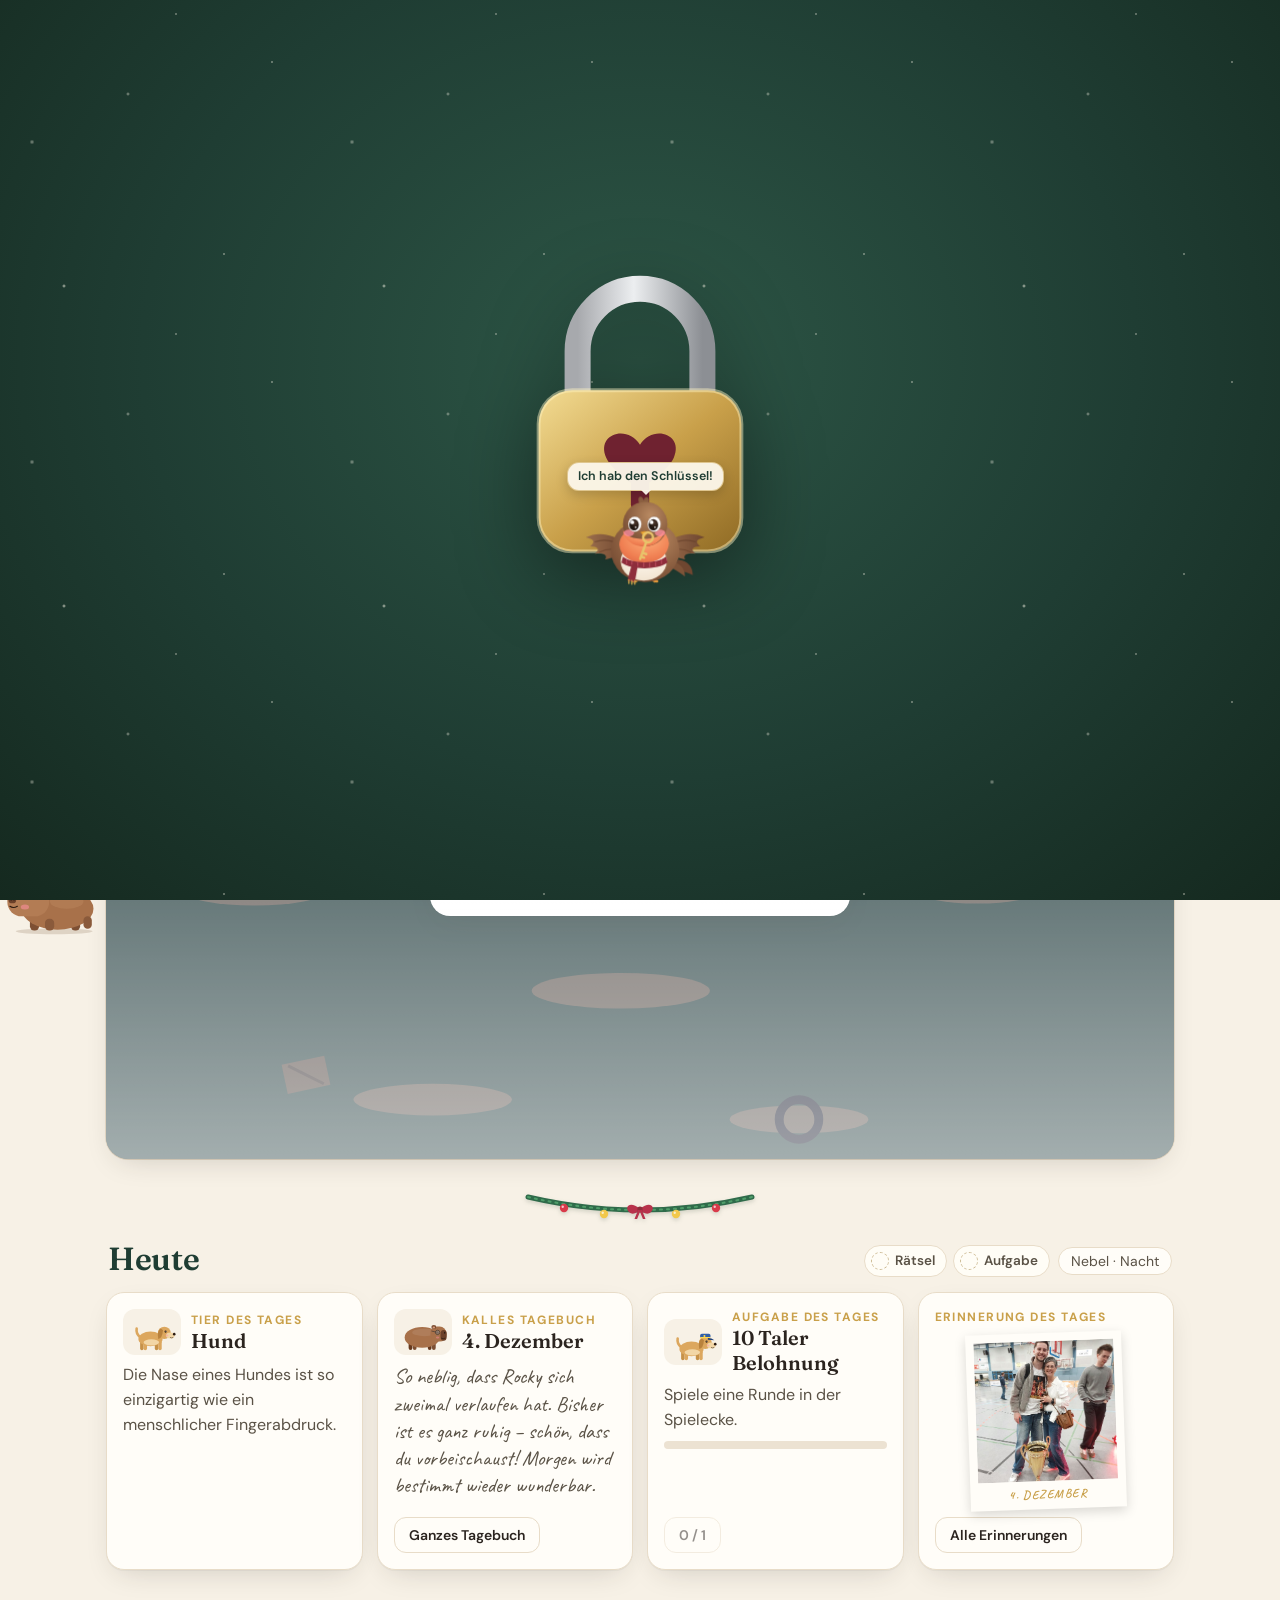
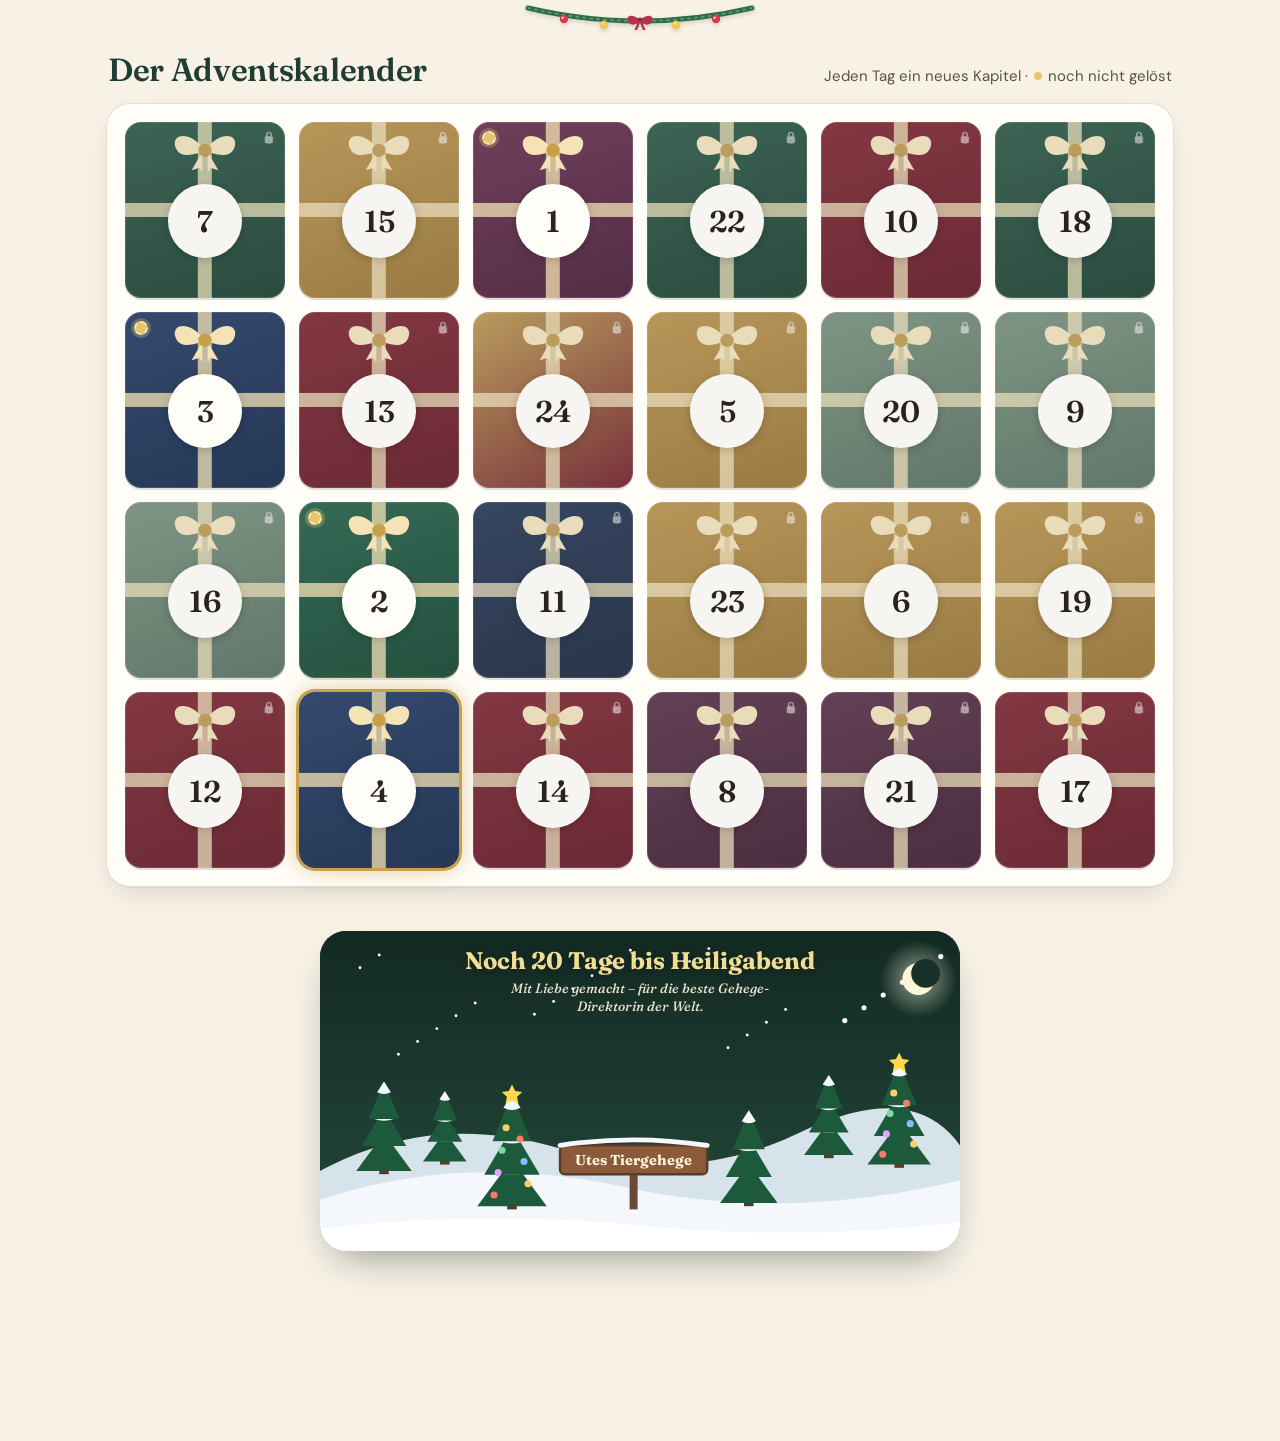
<file: index.html>
<!doctype html>
<html lang="de">
<head>
  <meta charset="utf-8">
  <meta name="robots" content="noindex, nofollow, noimageindex">
  <meta name="viewport" content="width=device-width, initial-scale=1, viewport-fit=cover">
  <title>Mamas tierischer Adventskalender</title>
  <meta name="theme-color" content="#1f3d33">
  <link rel="icon" href="data:image/svg+xml,<svg xmlns='http://www.w3.org/2000/svg' viewBox='0 0 100 100'><text y='.9em' font-size='90'>🐾</text></svg>">
  <link rel="icon" type="image/png" sizes="32x32" href="icons/icon-32.png">
  <link rel="apple-touch-icon" href="icons/icon-180.png">
  <link rel="manifest" href="manifest.webmanifest?v=20261127233354">
  <meta name="apple-mobile-web-app-title" content="Mamas Gehege">
  <meta name="apple-mobile-web-app-capable" content="yes">
  <meta name="color-scheme" content="light only">
  <link rel="preconnect" href="https://fonts.googleapis.com">
  <link rel="preconnect" href="https://fonts.gstatic.com" crossorigin>
  <link href="https://fonts.googleapis.com/css2?family=Caveat:wght@500;700&family=DM+Sans:opsz,wght@9..40,400;9..40,500;9..40,600;9..40,700&family=Fraunces:ital,opsz,wght@0,9..144,500;0,9..144,600;0,9..144,700;1,9..144,500;1,9..144,600&display=swap" rel="stylesheet">
  <link rel="stylesheet" href="style.css?v=20261127233354">
  <script>
    // Neue Version veröffentlicht? Dann sofort laden – auch in der App auf dem Home-Bildschirm.
    (function () {
      const BUILD = "20261127233354";
      const BUILD_ = BUILD;
      function check() {
        if (location.protocol === "file:") return;
        fetch("version.txt?t=" + Date.now(), { cache: "no-store" }).then(function (r) { return r.ok ? r.text() : null; }).then(function (t) {
          t = (t || "").trim();
          if (!/^[0-9]+$/.test(t) || t === BUILD_) return;
          var key = "reload-" + t;
          try { if (sessionStorage.getItem(key)) return; sessionStorage.setItem(key, "1"); } catch (e) {}
          var u = new URL(location.href); u.searchParams.set("v", t); location.replace(u.toString());
        }).catch(function () {});
      }
      check();
      document.addEventListener("visibilitychange", function () { if (!document.hidden) check(); });
    })();
  </script>
  <script src="test.js?v=20261127233354"></script>
</head>
<body>
  <div id="snow" aria-hidden="true"></div>

  <header id="hero">
    <div id="lights" aria-hidden="true"></div>
    <div class="hero-inner">
      <div class="hero-text">
        <p class="eyebrow">Advent 2026 <span class="eyebrow-long"><span class="dot">·</span> Eine Geschichte in 31 Kapiteln</span> <span id="title-heart" title="?">♥</span></p>
        <h1 id="title" aria-label="Mamas tierischer Adventskalender"></h1>
        <p class="subtitle">Hilf den Tieren, ihr Gehege in ein Winterparadies zu verwandeln.</p>
        <div id="countdown"></div>
      </div>
      <div class="hero-art" id="hero-art"></div>
    </div>
  </header>

  <nav id="topnav" aria-label="Navigation">
    <div class="nav-inner">
      <span class="nav-brand">Mamas Gehege</span>
      <div class="coins" title="Deine Taler"><span id="coin-icon"></span><b id="coin-count">0</b><span class="coins-label">Taler</span></div>
      <span class="nav-spacer"></span>
      <button id="hunger-pill" class="hunger-pill hidden"></button>
      <div class="nav-actions" id="nav-actions">
        <button id="games-btn" class="nav-btn">Spiele</button>
        <button id="shop-btn" class="nav-btn primary">Shop</button>
      </div>
      <div class="nav-icons" id="nav-icons"></div>
    </div>
  </nav>

  <main>
    <section class="block" id="block-zoo">
      <div class="block-head"><h2>Dein Gehege</h2><div class="zoo-progress" id="zoo-progress"></div></div>
      <div id="zoo"><div id="zoo-pen" class="pen inline"></div></div>
    </section>

    <section class="block" id="block-today">
      <div class="block-head"><h2>Heute</h2><div class="block-meta" id="today-meta"></div></div>
      <div id="today" aria-label="Heute im Gehege"></div>
    </section>

    <section class="block" id="block-calendar">
      <div class="block-head"><h2>Der Adventskalender</h2><span class="block-sub">Jeden Tag ein neues Kapitel<span class="cal-legend"> · <i class="leg-dot"></i> noch nicht gelöst</span></span></div>
      <div id="calendar" aria-label="Adventskalender"></div>
    </section>

    <section id="bonus" class="block hidden" aria-label="Bonus-Türchen">
      <div class="block-head"><h2 class="bonus-title">Die sieben Päckchen</h2><span class="block-sub bonus-sub">Die Geschichte geht weiter – bis Silvester.</span></div>
      <div id="calendar-bonus"></div>
    </section>

    <footer class="site-foot">Mit Liebe gemacht – für die beste Gehege-Direktorin der Welt.</footer>
  </main>

  <!-- Kapibara-Maskottchen -->
  <div id="capy-wrap">
    <div id="capy-bubble" class="bubble">Hallo Ute! 🍊</div>
    <svg id="capy" viewBox="0 0 220 160" aria-label="Kalle das Kapibara" role="img">
      <ellipse cx="120" cy="152" rx="92" ry="7" fill="rgba(80,40,10,.15)"/>
      <rect x="62" y="118" width="22" height="32" rx="10" fill="#7d4f33"/>
      <rect x="160" y="118" width="22" height="32" rx="10" fill="#7d4f33"/>
      <ellipse cx="128" cy="98" rx="86" ry="50" fill="#a8714a"/>
      <ellipse cx="150" cy="80" rx="40" ry="18" fill="#b8835b" opacity=".6"/>
      <rect x="98" y="122" width="22" height="28" rx="10" fill="#8a5a3b"/>
      <rect x="190" y="116" width="20" height="30" rx="10" fill="#8a5a3b"/>
      <g id="capy-head">
        <rect x="8" y="44" width="100" height="72" rx="34" fill="#b37c54"/>
        <ellipse cx="84" cy="46" rx="11" ry="9" fill="#7d4f33"/>
        <ellipse cx="84" cy="47" rx="6" ry="5" fill="#d99b7a"/>
        <g id="capy-eyes">
          <ellipse class="capy-eye" cx="64" cy="70" rx="5.5" ry="6.5" fill="#2b1a10"/>
          <circle cx="66" cy="68" r="1.8" fill="#fff"/>
        </g>
        <ellipse cx="50" cy="94" rx="10" ry="6" fill="#ff8fa3" opacity=".55"/>
        <ellipse cx="20" cy="78" rx="9" ry="7" fill="#6b4029"/>
        <ellipse cx="17" cy="76" rx="2" ry="2.6" fill="#2b1a10"/>
        <ellipse cx="24" cy="76" rx="2" ry="2.6" fill="#2b1a10"/>
        <path d="M14 92 q8 6 18 0" stroke="#2b1a10" stroke-width="2.5" fill="none" stroke-linecap="round"/>
      </g>
      <g id="capy-orange">
        <circle cx="60" cy="32" r="15" fill="#ff9f1c"/>
        <circle cx="55" cy="27" r="4" fill="#ffc46b"/>
        <path d="M60 17 q8 -8 14 -2 q-8 4 -14 2z" fill="#4caf50"/>
      </g>
    </svg>
  </div>

  <!-- Tierparade -->
  <div id="parade"></div>

  <button id="sound-toggle" title="Ton an/aus">🔔</button>

  <!-- Rätsel-Fenster -->
  <div id="modal" class="hidden" role="dialog" aria-modal="true">
    <div class="modal-card">
      <button class="modal-close" aria-label="Schließen">✖</button>
      <div class="modal-head">
        <div class="modal-art"></div>
        <div>
          <div class="modal-day"></div>
          <h2 class="modal-title"></h2>
        </div>
      </div>
      <div class="modal-story hidden"></div>
      <p class="modal-intro"></p>
      <div class="modal-body"></div>
    </div>
  </div>

  <div id="toast"></div>
  <div id="fx" aria-hidden="true"></div>

  <script src="munkel.js?v=20261127233354"></script>
  <script src="munkel-scenes.js?v=20261127233354"></script>
  <script src="app.js?v=20261127233354"></script>
  <script src="texts.js?v=20261127233354"></script>
  <script src="zoo.js?v=20261127233354"></script>
  <script src="animals.js?v=20261127233354"></script>
  <script src="photos.js?v=20261127233354"></script>
  <script src="games.js?v=20261127233354"></script>
  <script src="extras.js?v=20261127233354"></script>
  <script src="puzzles.js?v=20261127233354"></script>
  <script src="backup.js?v=20261127233354"></script>
  <script src="intro.js?v=20261127233354"></script>
  <script src="munkel-home.js?v=20261127233354"></script>
  <script>App.start();</script>
</body>
</html>
</file>
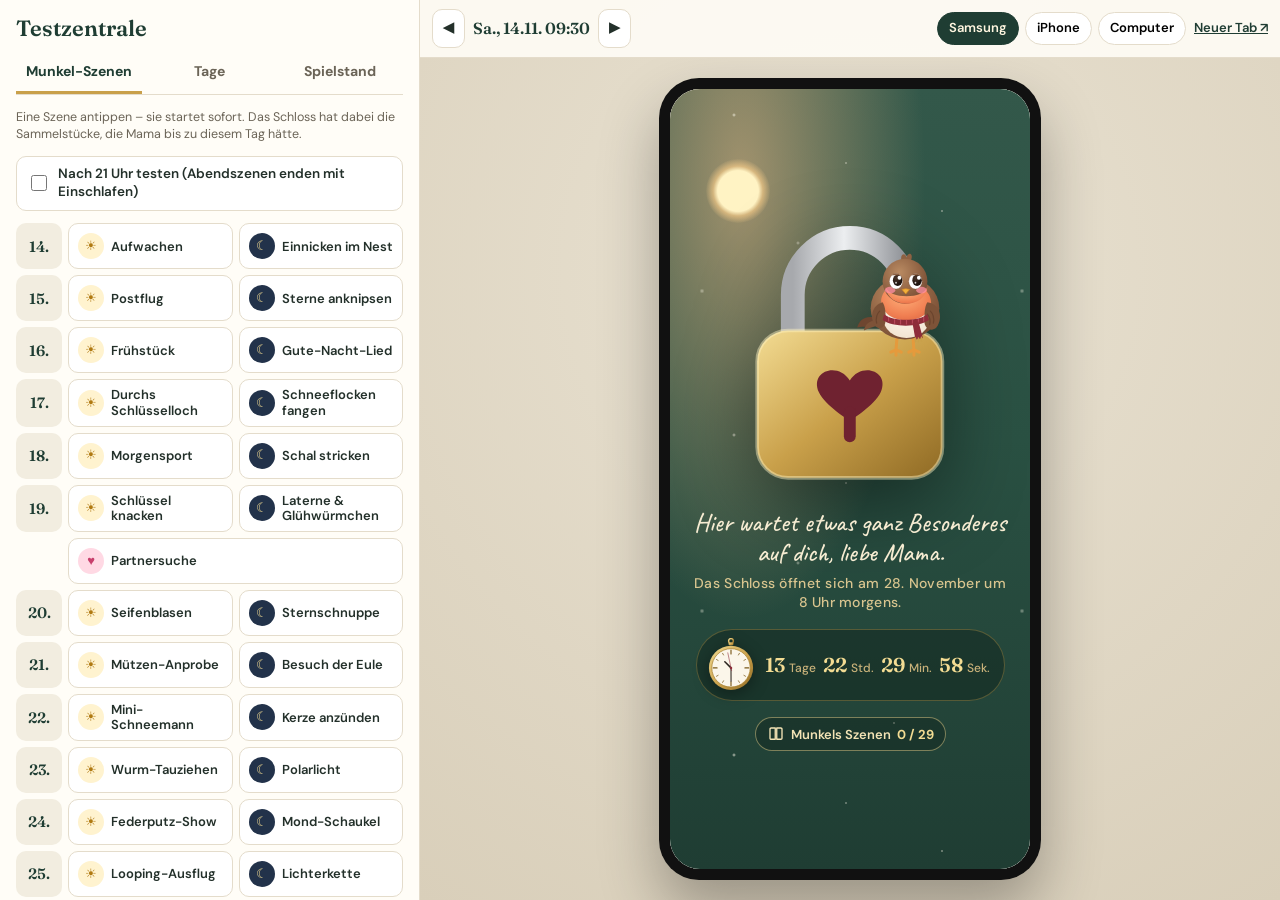
<file: test.html>
<!doctype html>
<html lang="de">
<head>
  <meta charset="utf-8">
  <meta name="robots" content="noindex, nofollow, noimageindex">
  <meta name="viewport" content="width=device-width, initial-scale=1, viewport-fit=cover">
  <title>Testzentrale Adventskalender</title>
  <link href="https://fonts.googleapis.com/css2?family=DM+Sans:wght@400;500;600;700&family=Fraunces:opsz,wght@9..144,600&display=swap" rel="stylesheet">
  <style>
    :root { --bg: #f4efe4; --card: #fffdf7; --ink: #23302a; --soft: #6b6457; --line: #e4dccb; --pine: #1f3d33; --gold: #c9a04a; --wine: #8e2d3b; --night: #22324a; }
    * { box-sizing: border-box; }
    html, body { height: 100%; }
    body { margin: 0; background: var(--bg); color: var(--ink); font: 15px/1.4 "DM Sans", Arial, sans-serif; }
    button, input { font: inherit; }
    .app { display: grid; grid-template-columns: 420px 1fr; height: 100vh; height: 100dvh; }
    .panel { display: flex; flex-direction: column; min-height: 0; background: var(--card); border-right: 1px solid var(--line); }
    header { padding: 14px 16px 0; }
    h1 { margin: 0 0 10px; font: 600 22px Fraunces, Georgia, serif; color: var(--pine); }
    .tabs { display: flex; gap: 4px; border-bottom: 1px solid var(--line); }
    .tab { flex: 1; border: none; background: none; padding: 10px 4px 9px; font-weight: 700; font-size: 14px; color: var(--soft); border-bottom: 3px solid transparent; cursor: pointer; }
    .tab.on { color: var(--pine); border-color: var(--gold); }
    .body { flex: 1; overflow-y: auto; padding: 14px 16px 24px; }
    .page { display: none; flex-direction: column; gap: 12px; }
    .page.on { display: flex; }
    .note { margin: 0; font-size: 12.5px; color: var(--soft); }
    .opt { display: flex; align-items: center; gap: 8px; font-size: 13.5px; font-weight: 600; background: #fff; border: 1px solid var(--line); border-radius: 10px; padding: 8px 10px; cursor: pointer; }
    .opt input { width: 18px; height: 18px; accent-color: var(--pine); }
    /* Szenen-Liste */
    .scenes { display: flex; flex-direction: column; gap: 6px; }
    .row { display: grid; grid-template-columns: 46px 1fr 1fr; gap: 6px; align-items: stretch; }
    .row .d { display: grid; place-items: center; font: 600 15px Fraunces, Georgia, serif; color: var(--pine); background: #f2ede0; border-radius: 10px; }
    .sc { text-align: left; border: 1px solid var(--line); background: #fff; border-radius: 10px; padding: 7px 9px; cursor: pointer; display: flex; gap: 7px; align-items: center; min-height: 46px; color: var(--ink); }
    .sc:hover { border-color: var(--gold); }
    .sc i { flex: none; width: 26px; height: 26px; border-radius: 50%; display: grid; place-items: center; font-style: normal; font-size: 13px; }
    .sc.m i { background: #fff3cf; color: #b07a12; }
    .sc.e i { background: var(--night); color: #f3dc93; }
    .sc.s { grid-column: 2 / 4; } .sc.s i { background: #ffd9e4; color: #c83f6c; }
    .sc b { font-size: 13px; line-height: 1.2; font-weight: 600; }
    .sc.on { background: var(--pine); border-color: var(--pine); color: #fff6e0; }
    .sc.on.m i { background: #f3dc93; } .sc.on.e i { background: #0f1b2b; }
    .sc.done:not(.on) { box-shadow: inset 3px 0 0 var(--gold); }
    /* Tage */
    .days { display: grid; grid-template-columns: repeat(7, minmax(0, 1fr)); gap: 4px; }
    .days .wd { text-align: center; font-size: 10.5px; color: #a49b88; font-weight: 700; }
    .day { height: 40px; border-radius: 9px; border: 1px solid var(--line); background: #fff; cursor: pointer; font-weight: 700; position: relative; padding: 0; }
    .day:hover { border-color: var(--gold); }
    .day.sp::after { content: ""; position: absolute; top: 4px; right: 4px; width: 6px; height: 6px; border-radius: 50%; background: var(--wine); }
    .day.on { background: var(--pine); color: #fff6e0; border-color: var(--pine); }
    .day.x { visibility: hidden; }
    .month { font-weight: 700; font-size: 12.5px; color: var(--soft); margin: 6px 0 2px; }
    .chips { display: flex; flex-wrap: wrap; gap: 6px; }
    .chip { border: 1px solid var(--line); background: #fff; border-radius: 999px; padding: 6px 11px; cursor: pointer; font-weight: 600; font-size: 13px; }
    .chip.on { background: var(--pine); color: #fff6e0; border-color: var(--pine); }
    .ev { display: grid; grid-template-columns: 1fr; gap: 5px; }
    .ev button { text-align: left; border: 1px solid var(--line); background: #fff; border-radius: 10px; padding: 8px 10px; cursor: pointer; font-size: 13.5px; }
    .ev button small { color: var(--soft); margin-right: 6px; font-weight: 700; }
    .ev button:hover { border-color: var(--gold); }
    h3 { margin: 4px 0 0; font: 700 11.5px "DM Sans"; letter-spacing: .12em; text-transform: uppercase; color: var(--gold); }
    /* Spielstand */
    .stats { display: grid; grid-template-columns: repeat(4, 1fr); gap: 6px; }
    .stats div { background: #fff; border: 1px solid var(--line); border-radius: 10px; padding: 6px; text-align: center; }
    .stats b { display: block; font: 600 18px Fraunces, Georgia, serif; color: var(--pine); }
    .stats span { font-size: 11px; color: var(--soft); }
    .grid2 { display: grid; grid-template-columns: 1fr 1fr; gap: 6px; }
    .btn { border: 1px solid var(--line); border-radius: 10px; padding: 9px 10px; background: #fff; font-weight: 600; cursor: pointer; font-size: 13.5px; color: var(--ink); }
    .btn:hover { border-color: var(--gold); }
    .btn.warn { background: var(--wine); color: #fff; border-color: var(--wine); }
    /* Vorschau */
    .stage { display: flex; flex-direction: column; min-width: 0; min-height: 0; background: radial-gradient(circle at 50% 30%, #e9e2d2, #d9cfba); }
    .bar { display: flex; align-items: center; gap: 8px; padding: 9px 12px; background: rgba(255, 253, 247, .9); border-bottom: 1px solid var(--line); flex-wrap: wrap; }
    .now { font: 600 16px Fraunces, Georgia, serif; color: var(--pine); white-space: nowrap; }
    .bar .grow { flex: 1; }
    .bar .big { background: var(--pine); color: #fff6e0; border-color: var(--pine); }
    .bar a { color: var(--pine); font-weight: 600; font-size: 13px; }
    .viewport { flex: 1; min-height: 0; display: grid; place-items: center; padding: 14px; overflow: hidden; }
    .device { position: relative; background: #111; border-radius: 40px; padding: 11px; box-shadow: 0 30px 60px rgba(0, 0, 0, .3); flex: none; }
    .device.desk { border-radius: 14px; padding: 22px 8px 8px; background: #2b2b2e; }
    .device iframe { display: block; border: 0; border-radius: 30px; background: #fff; }
    .device.desk iframe { border-radius: 6px; }
    .loading { position: absolute; inset: 11px; border-radius: 30px; background: rgba(31, 61, 51, .55); color: #fff6e0; display: grid; place-items: center; font-weight: 600; opacity: 0; pointer-events: none; transition: opacity .2s; }
    .device.busy .loading { opacity: 1; }
    @media (max-width: 900px) {
      .app { grid-template-columns: 1fr; grid-template-rows: auto 1fr; height: auto; }
      .stage { order: -1; height: 72vh; }
      .panel { border-right: none; }
      .body { overflow: visible; }
      #devices, #openTab { display: none; }
      .tab { font-size: 13px; }
    }
  </style>
</head>
<body>
<div class="app">
  <aside class="panel">
    <header>
      <h1>Testzentrale</h1>
      <div class="tabs">
        <button class="tab on" data-p="scenes">Munkel-Szenen</button>
        <button class="tab" data-p="days">Tage</button>
        <button class="tab" data-p="state">Spielstand</button>
      </div>
    </header>
    <div class="body">
      <!-- Szenen -->
      <section class="page on" id="p-scenes">
        <p class="note">Eine Szene antippen – sie startet sofort. Das Schloss hat dabei die Sammelstücke, die Mama bis zu diesem Tag hätte.</p>
        <label class="opt"><input type="checkbox" id="late"> Nach 21 Uhr testen (Abendszenen enden mit Einschlafen)</label>
        <div class="scenes" id="scenes"></div>
      </section>
      <!-- Tage -->
      <section class="page" id="p-days">
        <h3>Uhrzeit</h3>
        <div class="chips" id="times"></div>
        <h3>Tag</h3>
        <div id="cal"></div>
        <h3>Besondere Momente</h3>
        <div class="ev" id="events"></div>
      </section>
      <!-- Spielstand -->
      <section class="page" id="p-state">
        <div class="stats" id="stats"><div><b>–</b><span>Taler</span></div><div><b>–</b><span>Rätsel</span></div><div><b>–</b><span>Tiere</span></div><div><b>–</b><span>Szenen</span></div></div>
        <div class="grid2">
          <button class="btn" data-act="coins">+100 Taler</button>
          <button class="btn" data-act="solve">Rätsel bis gestern lösen</button>
          <button class="btn" data-act="animals">+10 Tiere finden</button>
          <button class="btn" data-act="buyall">Alles im Shop kaufen</button>
          <button class="btn" data-act="intro">Erster Besuch nochmal</button>
          <button class="btn warn" data-act="reset">Spielstand löschen</button>
        </div>
        <p class="note">Der Testspielstand ist getrennt – Mamas echter Spielstand bleibt unberührt.</p>
      </section>
    </div>
  </aside>

  <main class="stage">
    <div class="bar">
      <button class="btn" id="prev" title="Zurück (←)">◀</button>
      <span class="now" id="now">–</span>
      <button class="btn" id="next" title="Weiter (→)">▶</button>
      <button class="btn big" id="replay" title="Szene nochmal (R)">↻ Nochmal</button>
      <span class="grow"></span>
      <span class="chips" id="devices"></span>
      <a id="openTab" href="#" target="_blank" rel="noopener">Neuer Tab ↗</a>
    </div>
    <div class="viewport" id="vp"><div class="device" id="device"><iframe id="frame" title="Vorschau"></iframe><div class="loading">Lädt …</div></div></div>
  </main>
</div>

<script>
(() => {
  const $ = (id) => document.getElementById(id);
  const p2 = (n) => String(n).padStart(2, "0");
  const T = "test:";
  const SCENES = [
    ["14m", "Aufwachen"], ["14e", "Einnicken im Nest"], ["15m", "Postflug"], ["15e", "Sterne anknipsen"], ["16m", "Frühstück"], ["16e", "Gute-Nacht-Lied"],
    ["17m", "Durchs Schlüsselloch"], ["17e", "Schneeflocken fangen"], ["18m", "Morgensport"], ["18e", "Schal stricken"], ["19m", "Schlüssel knacken"], ["19s", "Partnersuche"], ["19e", "Laterne & Glühwürmchen"],
    ["20m", "Seifenblasen"], ["20e", "Sternschnuppe"], ["21m", "Mützen-Anprobe"], ["21e", "Besuch der Eule"], ["22m", "Mini-Schneemann"], ["22e", "Kerze anzünden"],
    ["23m", "Wurm-Tauziehen"], ["23e", "Polarlicht"], ["24m", "Federputz-Show"], ["24e", "Mond-Schaukel"], ["25m", "Looping-Ausflug"], ["25e", "Lichterkette"],
    ["26m", "Schloss polieren"], ["26e", "Schattenspiel"], ["27m", "Aufregung"], ["27e", "Schäfchen zählen"],
  ];
  // was nach welcher Szene am Schloss liegt
  const GAINS = { "14e": ["nest"], "15m": ["brief"], "18m": ["slim"], "18e": ["scarf"], "19s": ["partnerin"], "19e": ["laterne"], "21m": ["hat"], "22m": ["schneemann"], "22e": ["kerze"], "25e": ["lichter"], "26m": ["glanz"] };
  const SPECIAL = { "2026-11-27": "Schloss zu", "2026-11-28": "Schloss öffnet", "2026-11-29": "1. Advent", "2026-12-01": "Erstes Türchen", "2026-12-06": "Nikolaus", "2026-12-13": "Neue Tiere", "2026-12-17": "Nachwuchs", "2026-12-18": "Bonus-Paket", "2026-12-19": "Erster Schnee", "2026-12-20": "Neue Tiere", "2026-12-23": "Weihnachtsfoto", "2026-12-24": "Heiligabend", "2026-12-31": "Silvester" };
  const EVENTS = [
    ["2026-11-28", "07:59", "Eine Minute vor dem Öffnen"], ["2026-11-28", "09:30", "Erster Besuch: Aufschließen, Brief, Erklärung", 1],
    ["2026-11-29", "10:00", "Vorgeschmack: höchstens 7 Tiere"], ["2026-12-01", "09:00", "Erstes Türchen"], ["2026-12-06", "10:00", "Nikolaus"],
    ["2026-12-18", "10:00", "Bonus-Paket"], ["2026-12-23", "11:00", "Weihnachtsfoto"], ["2026-12-24", "18:00", "Heiligabend"],
    ["2026-12-31", "22:00", "Silvester & Abspann"], ["2027-01-02", "11:00", "Nach Silvester"],
  ];
  const TIMES = [["08:00", "Früh"], ["09:30", "Morgen"], ["13:00", "Mittag"], ["18:00", "Abend"], ["21:30", "Nacht"]];
  const DEVICES = { phone: ["Samsung", 360, 780], iphone: ["iPhone", 390, 844], desk: ["Computer", 1366, 860] };

  let cfg = { date: "2026-11-14", time: "09:30", device: "phone", scene: null, late: false };
  try { cfg = Object.assign(cfg, JSON.parse(localStorage.getItem("testzentrale2") || "{}")); } catch (e) {}
  const store = () => { try { localStorage.setItem("testzentrale2", JSON.stringify(cfg)); } catch (e) {} };

  const frame = $("frame"), device = $("device"), vp = $("vp");
  const G = (name) => { try { return frame.contentWindow.eval(`typeof ${name} !== "undefined" ? ${name} : null`); } catch (e) { return null; } };
  let afterLoad = null;
  frame.addEventListener("load", () => {
    device.classList.remove("busy");
    try { frame.contentWindow.document.addEventListener("keydown", onKey); } catch (e) {}
    setTimeout(stats, 1000);
    if (afterLoad) { const f = afterLoad; afterLoad = null; setTimeout(f, 700); }
  });
  function load(fresh, then) {
    store(); render();
    afterLoad = then || null; device.classList.add("busy");
    frame.src = `index.html?t=${Date.now()}#test-${cfg.date}-${cfg.time.replace(":", "")}${fresh ? "-leer" : ""}`;
    $("openTab").href = `index.html#test-${cfg.date}-${cfg.time.replace(":", "")}`;
  }

  /* ---------- Szenen ---------- */
  function playScene(id) {
    const i = SCENES.findIndex((s) => s[0] === id); if (i < 0) return;
    cfg.scene = id; cfg.date = `2026-11-${id.slice(0, 2)}`;
    cfg.time = id.endsWith("m") ? "09:30" : id.endsWith("s") ? "15:30" : cfg.late ? "21:30" : "19:30";
    // Stand wie an diesem Tag: alles, was vor dieser Szene passiert ist
    const items = [], seen = {}; let slim = false, hat = null, scarf = null;
    SCENES.forEach(([s], k) => { seen[s] = 1; if (k < i) (GAINS[s] || []).forEach((g) => { if (g === "slim") slim = true; else if (g === "hat") hat = "bommel"; else if (g === "scarf") scarf = "#2f8a52"; else items.push(g); }); });
    try { localStorage.setItem(T + "mama-munkel-2026", JSON.stringify({ seen, items, hat, slim, scarf, sky: null })); } catch (e) {}
    load(false, () => { const M = G("MunkelShow"); if (M) M.play(id); });
  }
  function buildScenes() {
    const box = $("scenes");
    for (let d = 14; d <= 27; d++) {
      const row = document.createElement("div"); row.className = "row";
      row.innerHTML = `<div class="d">${d}.</div>`;
      (SCENES.some((x) => x[0] === `${d}s`) ? ["m", "e", "s"] : ["m", "e"]).forEach((p) => {
        const id = `${d}${p}`, t = SCENES.find((s) => s[0] === id)[1];
        const b = document.createElement("button"); b.className = `sc ${p}`; b.dataset.id = id;
        b.innerHTML = `<i>${p === "m" ? "☀" : p === "s" ? "♥" : "☾"}</i><b>${t}</b>`;
        b.onclick = () => playScene(id);
        row.append(b);
      });
      box.append(row);
    }
    $("late").checked = cfg.late;
    $("late").onchange = (e) => { cfg.late = e.target.checked; store(); if (cfg.scene && cfg.scene.endsWith("e")) playScene(cfg.scene); };
  }

  /* ---------- Tage ---------- */
  function buildDays() {
    const t = $("times");
    TIMES.forEach(([v, n]) => { const b = document.createElement("button"); b.className = "chip"; b.dataset.t = v; b.textContent = `${n} ${v}`; b.onclick = () => { cfg.time = v; cfg.scene = null; load(); }; t.append(b); });
    const cal = $("cal");
    [[2026, 10, 13], [2026, 11, 1], [2027, 0, 1]].forEach(([y, m, from]) => {
      const last = m === 0 ? 3 : new Date(y, m + 1, 0).getDate();
      cal.insertAdjacentHTML("beforeend", `<div class="month">${new Date(y, m, 1).toLocaleDateString("de-DE", { month: "long", year: "numeric" })}</div>`);
      const g = document.createElement("div"); g.className = "days";
      ["Mo", "Di", "Mi", "Do", "Fr", "Sa", "So"].forEach((w) => g.insertAdjacentHTML("beforeend", `<div class="wd">${w}</div>`));
      for (let i = 0; i < (new Date(y, m, from).getDay() + 6) % 7; i++) g.insertAdjacentHTML("beforeend", `<button class="day x"></button>`);
      for (let d = from; d <= last; d++) {
        const k = `${y}-${p2(m + 1)}-${p2(d)}`;
        const b = document.createElement("button"); b.className = "day" + (SPECIAL[k] ? " sp" : ""); b.dataset.d = k; b.textContent = d; b.title = SPECIAL[k] || "";
        b.onclick = () => { cfg.date = k; cfg.scene = null; load(); };
        g.append(b);
      }
      cal.append(g);
    });
    const ev = $("events");
    EVENTS.forEach(([d, t2, label, fresh]) => {
      const b = document.createElement("button");
      b.innerHTML = `<small>${new Date(d + "T12:00").toLocaleDateString("de-DE", { day: "numeric", month: "numeric" })} ${t2}</small>${label}`;
      b.onclick = () => { cfg.date = d; cfg.time = t2; cfg.scene = null; if (fresh) clearFirst(); load(); };
      ev.append(b);
    });
  }

  /* ---------- Spielstand ---------- */
  function clearFirst() { ["mama-intro-2026", "mama-aufgeschlossen-2026"].forEach((k) => localStorage.removeItem(T + k)); try { const z = JSON.parse(localStorage.getItem(T + "mama-zoo-2026") || "{}"); delete z.startGift; localStorage.setItem(T + "mama-zoo-2026", JSON.stringify(z)); } catch (e) {} }
  function stats() {
    const j = (k, d) => { try { return JSON.parse(localStorage.getItem(T + k) || d); } catch (e) { return JSON.parse(d); } };
    const c = $("stats").querySelectorAll("b");
    c[0].textContent = j("mama-zoo-2026", "{}").coins || 0;
    c[1].textContent = Object.keys(j("mama-advent-2026", "{}").solved || {}).length;
    c[2].textContent = j("mama-gehege-2026", "[]").length;
    c[3].textContent = Object.keys(j("mama-munkel-2026", "{}").seen || {}).length;
  }
  document.querySelectorAll("[data-act]").forEach((b) => b.addEventListener("click", () => {
    const a = b.dataset.act, w = frame.contentWindow, Zoo = G("Zoo"), App = G("App"), Animals = G("Animals");
    try {
      if (a === "coins") { if (!Zoo) throw 0; Zoo.addCoins(100); setTimeout(stats, 300); }
      if (a === "solve") { if (!App) throw 0; const td = new w.Date(); for (let d = 1; d <= 31; d++) if (new w.Date(2026, 11, d) < new w.Date(td.getFullYear(), td.getMonth(), td.getDate()) && !App.isSolved(d)) { App.markSolved(d); if (Zoo) Zoo.addCoins(Zoo.earn(d)); } load(); }
      if (a === "animals") { if (!Animals) throw 0; const k = T + "mama-gehege-2026"; const have = new Set(JSON.parse(localStorage.getItem(k) || "[]")); Animals.VARIANTS.filter((v) => !have.has(v.id)).slice(0, 10).forEach((v) => have.add(v.id)); localStorage.setItem(k, JSON.stringify([...have])); load(); }
      if (a === "buyall") { if (!Zoo) throw 0; const k = T + "mama-zoo-2026"; const z = JSON.parse(localStorage.getItem(k) || "{}"); z.owned = [...Zoo.ITEMS, ...Zoo.SMALL, ...Zoo.EXTRAS].map((i) => i[0]).filter((x) => x !== "feuerwerk" || cfg.date >= "2026-12-31"); localStorage.setItem(k, JSON.stringify(z)); load(); }
      if (a === "intro") { clearFirst(); load(); }
      if (a === "reset" && confirm("Den kompletten Testspielstand löschen?")) load(true);
    } catch (e) { alert("Das geht an diesem Tag nicht – vor dem 28.11. um 8 Uhr ist die Seite noch verschlossen."); }
  }));

  /* ---------- Anzeige & Steuerung ---------- */
  function render() {
    const dt = new Date(cfg.date + "T12:00");
    const sc = cfg.scene && SCENES.find((s) => s[0] === cfg.scene);
    $("now").textContent = (sc ? `${sc[1]} · ` : "") + dt.toLocaleDateString("de-DE", { weekday: "short", day: "numeric", month: "numeric" }) + ` ${cfg.time}`;
    document.querySelectorAll(".sc").forEach((b) => b.classList.toggle("on", b.dataset.id === cfg.scene));
    document.querySelectorAll(".day").forEach((b) => b.classList.toggle("on", !cfg.scene && b.dataset.d === cfg.date));
    document.querySelectorAll("#times .chip").forEach((b) => b.classList.toggle("on", !cfg.scene && b.dataset.t === cfg.time));
    document.querySelectorAll("#devices .chip").forEach((b) => b.classList.toggle("on", b.dataset.k === cfg.device));
    $("replay").style.display = cfg.scene ? "" : "none";
    size();
  }
  function size() {
    const [, w, h] = DEVICES[cfg.device];
    frame.style.width = w + "px"; frame.style.height = h + "px";
    device.classList.toggle("desk", cfg.device === "desk");
    const pw = cfg.device === "desk" ? 16 : 22, ph = cfg.device === "desk" ? 30 : 22;
    const sc = Math.min(1, (vp.clientWidth - 28) / (w + pw), (vp.clientHeight - 28) / (h + ph));
    device.style.transform = `scale(${sc})`;
    device.style.margin = `${(-(h + ph) * (1 - sc)) / 2}px ${(-(w + pw) * (1 - sc)) / 2}px`;
  }
  function step(n) {
    if (cfg.scene) { const i = SCENES.findIndex((s) => s[0] === cfg.scene); const nx = SCENES[Math.max(0, Math.min(SCENES.length - 1, i + n))]; playScene(nx[0]); return; }
    const d = new Date(cfg.date + "T12:00"); d.setDate(d.getDate() + n); cfg.date = `${d.getFullYear()}-${p2(d.getMonth() + 1)}-${p2(d.getDate())}`; load();
  }
  function onKey(e) {
    if (e.target.closest && e.target.closest("input, textarea")) return;
    if (e.key === "ArrowRight") { e.preventDefault(); step(1); }
    if (e.key === "ArrowLeft") { e.preventDefault(); step(-1); }
    if (e.key === "r" || e.key === "R") { cfg.scene ? playScene(cfg.scene) : load(); }
  }
  document.addEventListener("keydown", onKey);
  $("prev").onclick = () => step(-1); $("next").onclick = () => step(1);
  $("replay").onclick = () => cfg.scene && playScene(cfg.scene);
  document.querySelectorAll(".tab").forEach((t) => t.onclick = () => {
    document.querySelectorAll(".tab").forEach((x) => x.classList.toggle("on", x === t));
    document.querySelectorAll(".page").forEach((p) => p.classList.toggle("on", p.id === "p-" + t.dataset.p));
    if (t.dataset.p === "state") stats();
  });
  Object.entries(DEVICES).forEach(([k, [n]]) => { const b = document.createElement("button"); b.className = "chip"; b.dataset.k = k; b.textContent = n; b.onclick = () => { cfg.device = k; store(); render(); }; $("devices").append(b); });
  addEventListener("resize", size);

  buildScenes(); buildDays();
  if (cfg.scene) playScene(cfg.scene); else load();
})();
</script>
</body>
</html>
</file>
<file: style.css>
:root {
  --bg: #fff4e8;
  --bg2: #ffe3e3;
  --card: #fffdf9;
  --ink: #5a3b2e;
  --ink-soft: #8b6b5c;
  --red: #e85d75;
  --red-dark: #c94060;
  --green: #4fae7f;
  --green-dark: #388a61;
  --gold: #ffb84d;
  --pink: #ffc2d1;
  --blue: #9ad0ec;
  --shadow: 0 6px 0 rgba(90, 59, 46, .15), 0 12px 24px rgba(90, 59, 46, .12);
  --radius: 22px;
}

* { box-sizing: border-box; -webkit-tap-highlight-color: transparent; }

html, body { margin: 0; padding: 0; }

body {
  font-family: "DM Sans", "Comic Sans MS", system-ui, sans-serif;
  color: var(--ink);
  background:
    radial-gradient(circle at 15% 10%, #ffe0ec 0, transparent 35%),
    radial-gradient(circle at 85% 30%, #e3f4ff 0, transparent 35%),
    radial-gradient(circle at 50% 100%, #e6f7e9 0, transparent 45%),
    var(--bg);
  min-height: 100vh;
  overflow-x: hidden;
  padding-bottom: 150px;
}

button { font-family: inherit; color: inherit; }

.hidden { display: none !important; }

/* ---------- Schnee ---------- */
#snow { position: fixed; inset: 0; pointer-events: none; z-index: 1; overflow: hidden; }
.flake {
  position: absolute; top: -40px; pointer-events: auto; cursor: pointer;
  color: #b9dcf2; user-select: none;
  animation: fall linear forwards;
  text-shadow: 0 0 4px #fff;
}
@keyframes fall {
  to { transform: translate(var(--drift), 110vh) rotate(360deg); }
}

/* ---------- Lichterkette ---------- */
#lights {
  position: relative; z-index: 3; height: 46px; display: flex; justify-content: space-around;
  padding: 0 10px; overflow: hidden;
}
#lights::before {
  content: ""; position: absolute; left: -5%; right: -5%; top: -30px; height: 50px;
  border-bottom: 3px solid #3f6b4f; border-radius: 0 0 50% 50%;
}
.bulb {
  position: relative; width: 16px; height: 24px; border-radius: 50% 50% 50% 50% / 60% 60% 40% 40%;
  margin-top: 16px; cursor: pointer; border: none; padding: 0;
  animation: glow 1.6s ease-in-out infinite alternate;
  transition: transform .2s;
}
.bulb::before { content: ""; position: absolute; top: -6px; left: 4px; width: 8px; height: 7px; background: #3f6b4f; border-radius: 2px; }
.bulb:hover { transform: scale(1.3) rotate(10deg); }
@keyframes glow { from { filter: brightness(.8); box-shadow: 0 0 4px currentColor; } to { filter: brightness(1.2); box-shadow: 0 0 16px 4px currentColor; } }

/* ---------- Header ---------- */
header { position: relative; z-index: 2; text-align: center; padding: 6px 16px 0; }
h1 {
  margin: 8px 0 0; font-size: clamp(30px, 6.5vw, 62px); line-height: 1.1; font-weight: 700;
  color: var(--red); text-shadow: 3px 3px 0 #fff, 6px 6px 0 rgba(232, 93, 117, .2);
}
h1 .t-letter { display: inline-block; cursor: pointer; transition: transform .15s; user-select: none; }
h1 .t-letter:hover { transform: translateY(-6px) rotate(-6deg); }
h1 .t-letter.jump { animation: jump .6s ease; }
h1 .t-word { display: inline-block; white-space: nowrap; margin: 0 .18em; }
h1 .t-green { color: var(--green); }
@keyframes jump { 0%{transform:translateY(0)} 30%{transform:translateY(-22px) rotate(-12deg) scale(1.2)} 60%{transform:translateY(4px)} 100%{transform:translateY(0)} }

.subtitle { margin: 6px 0 0; font-size: 18px; color: var(--ink-soft); }
#title-heart { display: inline-block; cursor: pointer; transition: transform .15s; }
#title-heart:active { transform: scale(1.5); }

#countdown { margin: 10px auto 0; font-size: 17px; color: var(--ink-soft); min-height: 1em; }
#countdown b { color: var(--red); }


/* ---------- Körbchen ---------- */
main { position: relative; z-index: 2; max-width: 980px; margin: 0 auto; padding: 0 16px; }

#basket {
  margin: 18px auto 18px; background: var(--card); border-radius: var(--radius);
  box-shadow: var(--shadow); padding: 12px 16px; border: 3px dashed #f3c8a8;
}
.basket-head { display: flex; align-items: center; gap: 8px; font-weight: 600; font-size: 18px; flex-wrap: wrap; }
.basket-icon { font-size: 28px; display: inline-block; }
.basket-icon.wiggle { animation: wiggle .5s ease 2; }
#basket-count { margin-left: auto; color: var(--ink-soft); font-weight: 500; font-size: 15px; }
#basket-letters { display: flex; flex-wrap: wrap; gap: 6px; margin-top: 10px; min-height: 40px; }
.b-letter {
  width: 36px; height: 42px; border-radius: 10px; display: grid; place-items: center;
  font-weight: 700; font-size: 22px; background: #fff0f3; border: 2px solid var(--pink);
  position: relative; cursor: pointer; transition: transform .2s;
}
.b-letter small { position: absolute; bottom: -2px; right: 3px; font-size: 9px; color: var(--ink-soft); font-weight: 500; }
.b-letter.empty { background: #f7efe9; border-color: #eadbd0; color: #d5c2b5; font-size: 16px; }
.b-letter:not(.empty):hover { transform: rotate(-8deg) scale(1.1); }
.b-letter.pop { animation: popIn .6s cubic-bezier(.3,1.8,.5,1); }
@keyframes popIn { 0%{transform:scale(0) rotate(-90deg)} 100%{transform:scale(1)} }

/* ---------- Kalender ---------- */
#calendar {
  display: grid; grid-template-columns: repeat(6, 1fr); gap: 14px;
  background: linear-gradient(160deg, #fbe0c8, #f6cdb3);
  border-radius: 30px; padding: 18px; box-shadow: var(--shadow);
  border: 4px solid #fff;
}
@media (max-width: 760px) { #calendar { grid-template-columns: repeat(4, 1fr); gap: 10px; padding: 12px; } }
@media (max-width: 420px) { #calendar { grid-template-columns: repeat(3, 1fr); } }

.door-wrap { perspective: 900px; aspect-ratio: 1 / 1.1; position: relative; }
.door-wrap.big { grid-column: span 2; aspect-ratio: auto; }
.door-inside {
  position: absolute; inset: 0; border-radius: 18px; background: #fff;
  display: grid; place-items: center; text-align: center; box-shadow: inset 0 4px 10px rgba(0,0,0,.1);
  overflow: hidden;
}
.door-inside .in-art { width: 70px; height: 50px; margin: 4px auto 0; }
.door-inside .in-letter { font-size: 34px; font-weight: 700; color: var(--red); line-height: 1; }
.door {
  position: absolute; inset: 0; border-radius: 18px; border: none; cursor: pointer;
  transform-origin: left center; transition: transform .7s cubic-bezier(.4,1.4,.5,1), box-shadow .2s;
  transform-style: preserve-3d; padding: 0;
  display: flex; flex-direction: column; align-items: center; justify-content: center;
  box-shadow: 0 5px 0 rgba(0,0,0,.15);
  font-family: inherit;
}
.door:hover { transform: rotateY(-14deg); }
.door .num {
  font-size: clamp(22px, 4.2vw, 34px); font-weight: 700; color: #fff;
  text-shadow: 2px 2px 0 rgba(0,0,0,.18);
}
.door .d-art { width: 72%; height: 42%; display: block; transition: transform .3s; filter: drop-shadow(0 2px 0 rgba(0,0,0,.12)); }
.door:hover .d-art { transform: scale(1.12) rotate(-4deg); }
.door .lock { position: absolute; top: 6px; right: 8px; font-size: 14px; opacity: .8; }
.door .knob { position: absolute; right: 9px; top: 50%; width: 9px; height: 9px; border-radius: 50%; background: rgba(255,255,255,.8); }
.door.c0 { background: var(--red); }
.door.c1 { background: var(--green); }
.door.c2 { background: #f6a443; }
.door.c3 { background: #8fb6e6; }
.door.c4 { background: #d38bd1; }
.door.c5 { background: #e4847b; }
.door::after {
  content: ""; position: absolute; inset: 6px; border-radius: 13px; border: 2px dashed rgba(255,255,255,.55); pointer-events: none;
}
.door.locked { filter: saturate(.55) brightness(1.02); }
.door.today { animation: todayPulse 1.4s ease-in-out infinite; }
@keyframes todayPulse { 0%,100% { box-shadow: 0 5px 0 rgba(0,0,0,.15), 0 0 0 0 rgba(255,184,77,.8); } 50% { box-shadow: 0 5px 0 rgba(0,0,0,.15), 0 0 0 9px rgba(255,184,77,0); } }
.door.open { transform: rotateY(-105deg); box-shadow: none; }
.door.open:hover { transform: rotateY(-95deg); }
.door.shake { animation: shake .5s; }
@keyframes shake { 0%,100%{translate:0} 20%{translate:-7px} 40%{translate:7px} 60%{translate:-5px} 80%{translate:5px} }
@keyframes wiggle { 0%,100%{transform:rotate(0)} 25%{transform:rotate(-12deg)} 75%{transform:rotate(12deg)} }

/* ---------- Kapibara ---------- */
#capy-wrap { position: fixed; left: 8px; bottom: 6px; z-index: 6; width: 150px; cursor: pointer; user-select: none; }
#capy { width: 100%; display: block; transition: transform .2s; overflow: visible; }
#capy-wrap:hover #capy { transform: rotate(-3deg); }
#capy.boing { animation: boing .6s ease; }
@keyframes boing { 0%,100%{transform:scale(1,1)} 30%{transform:scale(1.15,.85)} 60%{transform:scale(.9,1.12)} }
#capy-orange { transition: transform .5s cubic-bezier(.3,1.6,.5,1), opacity .3s; }
#capy-orange.gone { transform: translate(-30px, -160px) rotate(-200deg); opacity: 0; }
.capy-eye { transform-origin: 64px 70px; animation: blink 4.5s infinite; }
@keyframes blink { 0%,94%,100% { transform: scaleY(1); } 96% { transform: scaleY(.1); } }
#capy-head { transform-origin: 80px 110px; transition: transform .3s; }
#capy-wrap:hover #capy-head { transform: rotate(-6deg); }
@media (max-width: 600px) { #capy-wrap { width: 84px; } .b-letter { width: 30px; height: 36px; font-size: 18px; } #basket-letters { gap: 5px; } }

.bubble {
  position: absolute; background: #fff; border-radius: 16px; padding: 8px 12px; font-size: 15px;
  box-shadow: 0 4px 12px rgba(0,0,0,.15); white-space: nowrap; pointer-events: none;
  opacity: 0; transform: translateY(8px) scale(.8); transition: all .25s cubic-bezier(.3,1.6,.5,1);
}
.bubble.show { opacity: 1; transform: none; }
#capy-bubble { left: 20px; bottom: 100%; max-width: 70vw; white-space: normal; width: max-content; }
#capy-bubble::after { content: ""; position: absolute; left: 30px; bottom: -8px; border: 8px solid transparent; border-top-color: #fff; border-bottom: 0; }

#sound-toggle {
  position: fixed; right: 14px; bottom: 14px; z-index: 7; width: 52px; height: 52px; border-radius: 50%;
  border: 3px solid #fff; background: var(--gold); font-size: 24px; cursor: pointer; box-shadow: var(--shadow);
}
#sound-toggle:active { transform: scale(.9); }

/* ---------- Effekte ---------- */
#fx { position: fixed; inset: 0; pointer-events: none; z-index: 100; overflow: hidden; }
.particle { position: absolute; user-select: none; will-change: transform, opacity; }
.paw { position: absolute; font-size: 20px; opacity: .7; animation: pawFade 1.4s forwards; }
@keyframes pawFade { from { transform: scale(.4) rotate(var(--r)); opacity: .9; } 30% { transform: scale(1.1) rotate(var(--r)); } to { transform: scale(1) rotate(var(--r)); opacity: 0; } }

#toast {
  position: fixed; left: 50%; top: 20px; transform: translate(-50%, -250%); opacity: 0; z-index: 200;
  background: #fff; padding: 12px 20px; border-radius: 18px; box-shadow: var(--shadow);
  font-size: 17px; font-weight: 500; transition: transform .35s cubic-bezier(.3,1.5,.5,1), opacity .25s;
  max-width: calc(100vw - 32px); text-align: center;
}
#toast.show { transform: translate(-50%, 0); opacity: 1; }

/* ---------- Modal ---------- */
#modal {
  position: fixed; inset: 0; z-index: 50; background: rgba(90, 59, 46, .45);
  display: grid; place-items: center; padding: 16px; backdrop-filter: blur(3px);
  overflow-y: auto;
}
.modal-card {
  position: relative; background: var(--card); border-radius: 28px; width: min(1060px, 100%);
  padding: 28px clamp(16px, 3vw, 36px) 30px; box-shadow: 0 20px 60px rgba(0,0,0,.3); border: 4px solid #fff;
  animation: modalIn .45s cubic-bezier(.3,1.5,.5,1);
  max-height: calc(100vh - 32px); overflow-y: auto;
  background-image: radial-gradient(#fbe6da 1.2px, transparent 1.2px); background-size: 18px 18px;
}
@keyframes modalIn { from { transform: scale(.6) rotate(-4deg); opacity: 0; } }
.modal-close {
  position: absolute; top: 12px; right: 12px; width: 40px; height: 40px; border-radius: 50%; border: none;
  background: #f6e3d8; cursor: pointer; font-size: 16px; z-index: 2;
}
.modal-close:hover { background: var(--pink); transform: rotate(90deg); transition: .2s; }
.modal-head { display: flex; align-items: center; gap: 12px; padding-right: 40px; }
.modal-art { width: 110px; height: 80px; flex: none; }
.modal-day { color: var(--red); font-weight: 600; font-size: 15px; }
.modal-title { margin: 0; font-size: clamp(24px, 3.4vw, 34px); line-height: 1.15; text-wrap: balance; }
.modal-intro { font-size: 18px; line-height: 1.5; margin: 14px 0 18px; max-width: 75ch; }
.modal-body { min-height: 160px; }
.modal-foot { margin-top: 16px; display: flex; flex-direction: column; align-items: center; gap: 8px; }
.hint-text { background: #fff8d9; border: 2px dashed #f2d27a; border-radius: 14px; padding: 8px 12px; font-size: 15px; text-align: center; }

.btn {
  border: none; border-radius: 16px; padding: 12px 20px; font-size: 17px; font-weight: 600; cursor: pointer;
  background: var(--red); color: #fff; box-shadow: 0 4px 0 var(--red-dark); transition: transform .1s;
}
.btn:active { transform: translateY(3px); box-shadow: 0 1px 0 var(--red-dark); }
.btn-green { background: var(--green); box-shadow: 0 4px 0 var(--green-dark); }
.btn-soft { background: #fff1c9; color: var(--ink); box-shadow: 0 4px 0 #ecd18d; font-size: 15px; padding: 8px 16px; }
.btn:disabled { opacity: .5; cursor: default; }

.row { display: flex; gap: 10px; justify-content: center; align-items: center; flex-wrap: wrap; }
.center { text-align: center; }
.big-emoji { font-size: 56px; }
.text-in {
  font-family: inherit; font-size: 20px; padding: 10px 14px; border-radius: 14px; border: 3px solid #f3c8a8;
  outline: none; width: min(260px, 100%); text-align: center; color: var(--ink); background: #fff;
}
.text-in:focus { border-color: var(--red); }
.shake { animation: shake .5s; }
.feedback { min-height: 26px; text-align: center; font-size: 17px; margin-top: 8px; font-weight: 500; }

/* Belohnung */
.reward { text-align: center; padding: 10px 0; }
.reward .r-letter {
  display: inline-grid; place-items: center; width: 110px; height: 130px; margin: 10px auto;
  font-size: 80px; font-weight: 700; color: var(--red); background: #fff0f3; border-radius: 22px;
  border: 4px solid var(--pink); animation: letterIn 1s cubic-bezier(.3,1.6,.5,1);
  box-shadow: 0 8px 0 rgba(232, 93, 117, .25);
}
@keyframes letterIn { 0% { transform: scale(0) rotate(-360deg); } 100% { transform: scale(1); } }
.reward h3 { margin: 6px 0; font-size: 26px; }
.reward p { font-size: 17px; margin: 6px 0 14px; }

/* ---------- Spiel-Bausteine ---------- */
.grid { display: grid; gap: 8px; justify-content: center; margin: 0 auto; }
.tile {
  border: none; border-radius: 14px; background: #fff; box-shadow: 0 3px 0 #ead6c8; cursor: pointer;
  display: grid; place-items: center; font-size: 30px; transition: transform .12s, background .2s;
  aspect-ratio: 1; padding: 0; user-select: none;
}
.tile:hover { transform: scale(1.06); }
.tile:active { transform: scale(.94); }
.tile.sel { background: #ffe08a; box-shadow: 0 3px 0 #e2b84a; }
.tile.good { background: #c9f2d7; box-shadow: 0 3px 0 #8fd1a7; }
.tile.bad { background: #ffd0d0; }
.tile.done { opacity: .35; pointer-events: none; }

/* Memory */
.mem-card { perspective: 600px; aspect-ratio: 1; cursor: pointer; }
.mem-inner { position: relative; width: 100%; height: 100%; transition: transform .45s; transform-style: preserve-3d; }
.mem-card.flipped .mem-inner { transform: rotateY(180deg); }
.mem-face { position: absolute; inset: 0; border-radius: 14px; display: grid; place-items: center; backface-visibility: hidden; font-size: 34px; }
.mem-back { background: repeating-linear-gradient(45deg, var(--red), var(--red) 8px, #f07b8f 8px, #f07b8f 16px); color: #fff; font-size: 26px; box-shadow: 0 3px 0 var(--red-dark); }
.mem-front { background: #fff; transform: rotateY(180deg); box-shadow: 0 3px 0 #ead6c8; }
.mem-card.matched .mem-front { background: #c9f2d7; animation: wiggle .5s; }

/* Szene (Zählen etc.) */
.scene {
  position: relative; height: 280px; border-radius: 18px; overflow: hidden;
  background: linear-gradient(#cfeaff, #eef8ff 60%, #fff 60%, #f2f8ff);
  border: 3px solid #fff; box-shadow: inset 0 0 20px rgba(0,0,0,.06);
}
.scene .actor { position: absolute; font-size: 32px; transition: left 2.5s ease-in-out, top 2.5s ease-in-out; user-select: none; }

/* Whack */
.holes { display: grid; grid-template-columns: repeat(3, 1fr); gap: 12px; max-width: 330px; margin: 0 auto; }
.hole {
  aspect-ratio: 1; border-radius: 50%; background: radial-gradient(#6d4a36 55%, #8d6a52 56%); position: relative; overflow: hidden;
  cursor: pointer; border: none; padding: 0;
}
.hole .critter { position: absolute; left: 0; right: 0; bottom: -80%; font-size: 46px; text-align: center; transition: bottom .18s; }
.hole.up .critter { bottom: 10%; }
.hole.hit .critter { animation: wiggle .3s; }

.meter { height: 22px; border-radius: 12px; background: #f3e4da; overflow: hidden; margin: 10px auto; max-width: 360px; border: 2px solid #fff; }
.meter > div { height: 100%; width: 0; background: linear-gradient(90deg, var(--pink), var(--red)); transition: width .3s; border-radius: 12px; }

/* Labyrinth */
.maze { display: grid; gap: 0; margin: 0 auto; border-radius: 12px; overflow: hidden; border: 4px solid #6aa883; width: fit-content; touch-action: none; }
.maze .cell { width: min(30px, 7.4vw); height: min(30px, 7.4vw); display: grid; place-items: center; font-size: min(22px, 5.4vw); }
.maze .wall { background: #6aa883; }
.maze .wall::after { content: "🌲"; font-size: min(18px, 4.6vw); }
.maze .path { background: #f6f0df; }
.maze .trail { background: #ffe4b8; }
.dpad { display: grid; grid-template-columns: repeat(3, 56px); grid-template-rows: repeat(2, 52px); gap: 6px; justify-content: center; margin-top: 12px; }
.dpad button { border: none; border-radius: 14px; background: #fff; box-shadow: 0 3px 0 #ead6c8; font-size: 24px; cursor: pointer; }
.dpad button:active { transform: translateY(2px); }

/* Fangspiel */
.catch-area { position: relative; height: 320px; border-radius: 18px; overflow: hidden; background: linear-gradient(#1f3b63, #4a77a8 70%, #e9f4ff 70%); touch-action: none; user-select: none; }
.catch-area .fall { position: absolute; top: 0; font-size: 30px; }
.catch-area .catcher { position: absolute; bottom: 14px; font-size: 46px; transform: translateX(-50%); transition: left .05s linear; }
.catch-area .moon { position: absolute; right: 20px; top: 14px; font-size: 34px; }

/* Wortsuche */
.ws { display: grid; gap: 3px; margin: 0 auto; width: fit-content; user-select: none; }
.ws button { width: min(36px, 9.5vw); height: min(36px, 9.5vw); border: none; border-radius: 8px; background: #fff; font-family: inherit; font-weight: 600; font-size: min(19px, 4.8vw); cursor: pointer; box-shadow: 0 2px 0 #ead6c8; padding: 0; }
.ws button.sel { background: #ffe08a; }
.ws button.found { background: #c9f2d7; }
.word-list { display: flex; flex-wrap: wrap; gap: 6px; justify-content: center; margin-top: 10px; }
.word-list span { background: #fff; padding: 4px 10px; border-radius: 10px; font-weight: 600; }
.word-list span.found { text-decoration: line-through; background: #c9f2d7; }

/* Schiebepuzzle */
.slider { display: grid; grid-template-columns: repeat(3, min(84px, 24vw)); gap: 6px; justify-content: center; }
.slider button { aspect-ratio: 1; border: none; border-radius: 14px; background: #fff; box-shadow: 0 3px 0 #ead6c8; font-size: min(42px, 11vw); cursor: pointer; position: relative; }
.slider button small { position: absolute; top: 4px; left: 7px; font-size: 13px; color: var(--ink-soft); }
.slider button.empty { background: transparent; box-shadow: inset 0 0 0 3px dashed #ead6c8; cursor: default; }

/* Finale */
.slots { display: flex; flex-wrap: wrap; gap: 14px 22px; justify-content: center; margin: 10px 0 18px; }
.slot-word { display: flex; gap: 4px; }
.slot {
  width: min(34px, 8.5vw); height: min(42px, 10.5vw); border-radius: 9px; border: 2px dashed #e7b9a1; background: #fff;
  display: grid; place-items: center; font-size: min(22px, 5.6vw); font-weight: 700; cursor: pointer; padding: 0;
}
.slot.filled { border-style: solid; border-color: var(--red); background: #fff0f3; }
.slot.right { border-color: var(--green); background: #c9f2d7; }
.pool { display: flex; flex-wrap: wrap; gap: 6px; justify-content: center; }
.pool button { width: min(40px, 10vw); height: min(46px, 11.5vw); border-radius: 10px; border: none; background: #fff; box-shadow: 0 3px 0 #ead6c8; font-size: min(22px, 5.6vw); font-weight: 700; cursor: pointer; padding: 0; }
.pool button.used { visibility: hidden; }

.finale-overlay {
  position: fixed; inset: 0; z-index: 150; display: grid; place-items: center; padding: 16px;
  background: radial-gradient(circle, rgba(255,240,245,.97), rgba(255,214,224,.97));
  animation: fadeIn 1s;
}
@keyframes fadeIn { from { opacity: 0; } }
.finale-card { text-align: center; max-width: 640px; }
.finale-card h2 { font-size: clamp(30px, 7vw, 56px); color: var(--red); margin: 10px 0; line-height: 1.1; }
.finale-card .msg { font-size: 19px; line-height: 1.5; white-space: pre-line; }
.finale-animals { font-size: 44px; letter-spacing: 6px; }
.finale-animals span { display: inline-block; animation: hop .5s ease-in-out infinite alternate; }

@media (prefers-reduced-motion: reduce) {
  .walker .w-inner, .door.today, .modal-emoji, .finale-animals span { animation: none; }
}

/* ================= Gezeichnete Tiere ================= */
.ani { overflow: visible; display: block; }
.ani .la, .ani .lb, .ani .tl, .ani .fl { transform-box: fill-box; }
.ani .la, .ani .lb, .ani .fl { transform-origin: 50% 0; }
.ani .tl { transform-origin: 100% 100%; animation: wag 1.6s ease-in-out infinite alternate; }
.ani.walking .la { animation: legA .42s ease-in-out infinite alternate; }
.ani.walking .lb { animation: legA .42s ease-in-out infinite alternate-reverse; }
.ani.walking .up { animation: bob .21s ease-in-out infinite alternate; }
.ani.walking .tl { animation-duration: .5s; }
.ani.walking .fl { animation: flap .42s ease-in-out infinite alternate; }
@keyframes legA { from { transform: rotate(22deg); } to { transform: rotate(-22deg); } }
@keyframes bob { from { transform: translateY(0); } to { transform: translateY(-1.6px); } }
@keyframes wag { from { transform: rotate(-8deg); } to { transform: rotate(10deg); } }
@keyframes flap { from { transform: rotate(-10deg); } to { transform: rotate(16deg); } }

/* ================= Tierparade ================= */
#parade { position: fixed; left: 0; right: 0; bottom: 0; height: 220px; z-index: 4; pointer-events: none; }
.walker { position: absolute; left: 0; pointer-events: auto; cursor: pointer; animation: walk linear forwards; }
@keyframes walk { from { left: var(--from); } to { left: var(--to); } }
.walker.rtl .ani { transform: scaleX(-1); }
.walker .w-in { transition: filter .2s; transform-origin: 50% 100%; }
.walker:hover .w-in { filter: drop-shadow(0 0 5px #fff) drop-shadow(0 0 10px rgba(255, 200, 80, .9)); }
.walker.beam .w-in { animation: beamOut .55s ease-in forwards; }
.walker.beam::before {
  content: ""; position: absolute; left: 50%; bottom: 0; width: 130%; height: 260px; transform: translateX(-50%);
  background: linear-gradient(to top, rgba(255, 236, 150, .95), rgba(255, 236, 150, 0)); border-radius: 50% 50% 0 0;
  animation: ray .7s ease-out forwards; pointer-events: none;
}
@keyframes beamOut { 0% { transform: none; } 40% { transform: scale(1.08); filter: brightness(1.8) drop-shadow(0 0 12px #ffe680); } 100% { transform: translateY(-40px) scale(.15, 0); opacity: 0; filter: brightness(3); } }
@keyframes ray { 0% { opacity: 0; } 30% { opacity: 1; } 100% { opacity: 0; } }
.orb { position: absolute; width: 22px; height: 22px; border-radius: 50%; background: radial-gradient(#fff, #ffe680 50%, rgba(255, 200, 80, 0) 72%); box-shadow: 0 0 20px 8px rgba(255, 220, 120, .8); }

#gehege-btn {
  position: fixed; right: max(14px, env(safe-area-inset-right, 0px)); bottom: 76px; z-index: 7; display: flex; align-items: center; gap: 8px;
  padding: 8px 14px 8px 10px; border-radius: 999px; border: 3px solid #fff; background: var(--green); color: #fff;
  font-weight: 700; font-size: 16px; box-shadow: var(--shadow); cursor: pointer; font-family: inherit;
}
#gehege-btn:hover { background: var(--green-dark); }
#gehege-btn .g-count { background: rgba(255, 255, 255, .25); border-radius: 999px; padding: 2px 9px; font-variant-numeric: tabular-nums; }
#gehege-btn.bump { animation: bump .5s; }
@keyframes bump { 30% { transform: scale(1.2); } 60% { transform: scale(.95); } }

/* ================= Gehege ================= */
.gehege-overlay { position: fixed; inset: 0; z-index: 120; background: #fff8ef; display: flex; flex-direction: column; animation: fadeIn .3s; }
.g-head { display: flex; align-items: center; gap: 12px 24px; padding: 16px 70px 14px max(16px, env(safe-area-inset-left, 0px)); flex-wrap: wrap; position: relative; }
.g-head h2 { margin: 0; font-size: 28px; color: var(--green-dark); }
.g-sub { color: var(--ink-soft); font-size: 15px; }
.g-tabs { display: flex; gap: 4px; background: #f3e4da; padding: 4px; border-radius: 999px; }
.g-tab { border: none; background: transparent; padding: 8px 18px; border-radius: 999px; font-weight: 600; font-size: 15px; cursor: pointer; }
.g-tab.active { background: #fff; box-shadow: 0 2px 6px rgba(0, 0, 0, .1); }
.g-head .modal-close { top: 16px; right: 16px; }
.g-area { flex: 1; min-height: 0; padding: 0 max(16px, env(safe-area-inset-right, 0px)) 16px max(16px, env(safe-area-inset-left, 0px)); overflow: auto; }
.pen {
  position: relative; height: 100%; min-height: 420px; border-radius: 24px; overflow: hidden;
  background: linear-gradient(#c3e8b0, #90d08a); border: 10px solid #a0703f;
  box-shadow: inset 0 0 0 4px #c48a4f, inset 0 10px 30px rgba(0, 0, 0, .12);
}
.pen-decor { position: absolute; inset: 0; width: 100%; height: 100%; }
.pen-animal { position: absolute; transform: translateY(-100%); cursor: pointer; }
.pen-animal.flip .ani { transform: scaleX(-1); }
.pen-tag {
  position: absolute; bottom: 100%; left: 50%; transform: translateX(-50%); background: #fff; border-radius: 12px; padding: 6px 10px;
  box-shadow: 0 4px 12px rgba(0, 0, 0, .15); white-space: nowrap; text-align: center; z-index: 200; font-size: 13px; display: flex; flex-direction: column;
}
.pen-tag b { font-size: 15px; }
.pen-empty { position: absolute; left: 50%; top: 50%; transform: translate(-50%, -50%); background: #fff; border-radius: 20px; padding: 18px 22px; max-width: min(420px, 85%); text-align: center; line-height: 1.5; box-shadow: var(--shadow); }
.album h3 { margin: 18px 0 8px; font-size: 20px; }
.album h3 span { color: var(--ink-soft); font-weight: 500; font-size: 15px; }
.album-grid { display: grid; grid-template-columns: repeat(auto-fill, minmax(120px, 1fr)); gap: 10px; }
.album-card { background: #fff; border-radius: 16px; padding: 8px; text-align: center; box-shadow: 0 3px 0 #ead6c8; display: flex; flex-direction: column; gap: 2px; min-width: 0; }
.album-pic { height: 80px; }
.album-card small { color: var(--ink-soft); font-size: 12px; line-height: 1.3; }
.album-card.missing .album-pic { filter: brightness(0) opacity(.14); }
.album-card.missing b { color: #c8b5a8; }

@media (max-width: 600px) { #gehege-btn { font-size: 14px; bottom: 74px; } .g-head h2 { font-size: 22px; } }
@media (prefers-reduced-motion: reduce) { .ani.walking .la, .ani.walking .lb, .ani.walking .up { animation: none; } }

/* ================= Rätsel-Bausteine (v2) ================= */
.p-info { text-align: center; font-weight: 600; color: var(--ink-soft); margin: 4px 0 10px; font-variant-numeric: tabular-nums; }
.scroll-x { overflow-x: auto; max-width: 100%; display: flex; justify-content: safe center; padding-bottom: 4px; }
.riddle { margin: 6px auto 4px; max-width: 60ch; font-size: clamp(19px, 2.4vw, 23px); line-height: 1.55; background: #fff; border-radius: 20px; padding: 20px 24px; box-shadow: 0 3px 0 #ead6c8; font-style: italic; text-align: center; }
.quote { text-align: center; font-size: clamp(20px, 2.8vw, 28px); font-weight: 600; margin: 8px auto 18px; max-width: 34ch; line-height: 1.35; text-wrap: balance; }
.opt { font-size: 17px; padding: 12px 18px; }
.opt.ok, .opt.ok:disabled { background: #c9f2d7; box-shadow: 0 4px 0 #8fd1a7; opacity: 1; }
.opt.picked { outline: 3px solid var(--red); }
.opt-grid { display: grid; grid-template-columns: repeat(2, minmax(0, 320px)); gap: 12px; justify-content: center; }
@media (max-width: 560px) { .opt-grid { grid-template-columns: 1fr; } }
.btn.seg.on { background: var(--red); color: #fff; box-shadow: 0 4px 0 var(--red-dark); }
.tile.pal { width: 64px; height: 56px; aspect-ratio: auto; padding: 6px; }
.tile .ani, .mem-front .ani, .sd-cell .ani, .mm-slot .ani, .pan-a .ani, .diff-cell .ani, .s-pic .ani, .w-pic .ani { pointer-events: none; }
.mem-front { padding: 10px; }
.mem-back { font-size: 32px; font-weight: 700; }
.mem-card { min-width: 0; }

/* Nonogramm */
.nono { display: grid; gap: 0; align-items: end; user-select: none; }
.nono-cc { display: flex; flex-direction: column; align-items: center; justify-content: flex-end; font-size: 14px; font-weight: 600; line-height: 1.25; padding-bottom: 4px; color: var(--ink-soft); }
.nono-rc { font-size: 14px; font-weight: 600; padding-right: 8px; text-align: right; white-space: nowrap; align-self: center; color: var(--ink-soft); }
.nono-cc.ok, .nono-rc.ok { color: var(--green); }
.nono-cell { border: 1px solid #e3d2c6; background: #fff; padding: 0; cursor: pointer; border-radius: 0; position: relative; }
.nono-cell.br { border-right: 2px solid #b99a86; }
.nono-cell.bb { border-bottom: 2px solid #b99a86; }
.nono-cell.on { background: var(--ink); }
.nono-cell.x::after { content: "✕"; position: absolute; inset: 0; display: grid; place-items: center; color: #c2a796; font-size: 14px; }
.nono.solved .nono-cell.on { background: #e9a24f; transition: background .6s; }

/* Sudoku */
.sudoku { display: grid; margin: 0 auto; width: fit-content; border: 3px solid var(--ink); border-radius: 10px; overflow: hidden; }
.sd-cell { border: 1px solid #e3d2c6; background: #fff; padding: 6px; cursor: pointer; }
.sd-cell.br { border-right: 3px solid var(--ink); }
.sd-cell.bb { border-bottom: 3px solid var(--ink); }
.sd-cell.given { background: #f4e9e1; cursor: default; }
.sd-cell.sel { background: #ffe9a8; }
.sd-cell.bad { background: #ffd3d3; }
.sudoku.solved .sd-cell { background: #d8f4e1; }

/* Wimmelbild / Suchbild */
.scene.meadow { background: linear-gradient(#cfeaff, #e8f6ff 22%, #cde9bf 22%, #a8d79f); }
.scene .actor { cursor: pointer; transform: translateY(-50%); }
.scene .actor.flip .ani { transform: scaleX(-1); }
.scene .actor.hit { filter: drop-shadow(0 0 4px #fff) drop-shadow(0 0 8px #3fbf6f); }
.wanted { display: flex; flex-wrap: wrap; gap: 10px; justify-content: center; }
.want { background: #fff; border-radius: 14px; padding: 6px 10px; width: 150px; text-align: center; box-shadow: 0 3px 0 #ead6c8; }
.want .w-pic { height: 54px; }
.want small { display: block; font-size: 12px; line-height: 1.3; color: var(--ink-soft); }
.want.ok { background: #c9f2d7; }

/* Buchstaben */
.pool.big button, .slot-word.big .slot { width: min(46px, 9vw); height: min(54px, 11vw); font-size: min(26px, 5.6vw); }
.slot-word.big { gap: 6px; }

/* Orchester */
.tile.orch { padding: 14px; transition: transform .1s, filter .1s; }
.tile.orch.play { transform: scale(1.1); filter: brightness(1.08) drop-shadow(0 0 12px #ffd85a); }

/* Mastermind */
.mm-board { display: flex; flex-direction: column; gap: 6px; align-items: center; margin-bottom: 10px; }
.mm-row { display: flex; gap: 6px; align-items: center; }
.mm-row.current { margin: 6px auto 14px; justify-content: center; padding: 8px; background: #fff3d6; border-radius: 16px; width: fit-content; }
.mm-n { width: 22px; text-align: right; color: var(--ink-soft); font-weight: 600; font-variant-numeric: tabular-nums; }
.mm-slot { width: 58px; height: 50px; border-radius: 12px; border: 2px dashed #e0c3b0; background: #fff; padding: 4px; cursor: pointer; }
.mm-slot.done { border-style: solid; border-color: #f0e1d6; cursor: default; width: 50px; height: 42px; }
.mm-pegs { display: grid; grid-template-columns: repeat(2, 12px); gap: 4px; margin-left: 8px; }
.pg { width: 12px; height: 12px; border-radius: 50%; background: #eadfd6; display: block; }
.pg.b { background: var(--green); }
.pg.w { background: #f2c03e; }

/* Waage */
.scale { display: flex; align-items: flex-end; justify-content: center; gap: 12px; margin: 0 auto 14px; flex-wrap: wrap; }
.pan { display: flex; gap: 4px; align-items: flex-end; min-width: 130px; justify-content: center; padding: 8px 12px 6px; border-bottom: 6px solid #b48a6a; border-radius: 0 0 40% 40%; background: rgba(255,255,255,.6); }
.pan-a { width: 62px; height: 50px; }
.pan-q { font-size: 28px; font-weight: 700; color: var(--red); align-self: center; }
.fulcrum { width: 46px; height: 46px; border-radius: 50%; background: #b48a6a; color: #fff; display: grid; place-items: center; font-size: 26px; font-weight: 700; }
.scale.q .fulcrum { background: var(--red); }

/* Logik */
.two-col { display: grid; grid-template-columns: minmax(0, 1fr) minmax(0, 1.4fr); gap: 24px; align-items: start; }
@media (max-width: 760px) { .two-col { grid-template-columns: 1fr; } }
.clues { margin: 8px 0 0; padding-left: 22px; font-size: 17px; line-height: 1.55; }
.clues li { margin-bottom: 6px; }
.houses { display: grid; grid-template-columns: repeat(4, minmax(0, 1fr)); gap: 10px; }
@media (max-width: 480px) { .houses { grid-template-columns: repeat(2, minmax(0, 1fr)); } }
.house { display: flex; flex-direction: column; align-items: stretch; }
.roof { height: 34px; background: #c9584f; clip-path: polygon(50% 0, 100% 100%, 0 100%); }
.house-body { background: #fff; border-radius: 0 0 12px 12px; padding: 10px 8px; display: flex; flex-direction: column; gap: 8px; box-shadow: 0 3px 0 #ead6c8; text-align: center; }
.house-body select { font-family: inherit; font-size: 15px; padding: 6px; border-radius: 10px; border: 2px solid #f3c8a8; background: #fff; color: var(--ink); min-width: 0; }

/* Labyrinth */
.maze { margin: 0 auto; }
.maze .cell { font-size: 0; }
.maze .wall::after { content: none; }
.maze .wall { background: #4f8f63; }

/* Schiebepuzzle */
.slider { gap: 4px; background: #e9dcd1; padding: 4px; border-radius: 14px; width: fit-content; margin: 0 auto; }
.slider button { padding: 0; overflow: hidden; border-radius: 8px; }
.slider button small { background: rgba(255,255,255,.8); border-radius: 6px; padding: 0 4px; top: 3px; left: 3px; }
.slider.solved { gap: 0; }
.slider.solved small { display: none; }
.preview-pic svg { border-radius: 10px; display: block; }

/* Rangliste */
.rank { max-width: 420px; margin: 0 auto; font-size: 18px; line-height: 1.8; }

/* Geheimschrift */
.cipher-text { text-align: center; font-family: "Courier New", monospace; font-size: clamp(18px, 2.6vw, 26px); letter-spacing: 3px; font-weight: 700; background: #fff; border-radius: 14px; padding: 14px; word-spacing: 10px; line-height: 1.6; }
.wheel { display: inline-flex; flex-direction: column; gap: 2px; background: #fff; padding: 8px; border-radius: 12px; margin: 0 auto; }
.wheel-row { display: flex; gap: 2px; }
.wheel-row span { width: 26px; text-align: center; font-family: "Courier New", monospace; font-weight: 700; font-size: 17px; padding: 3px 0; background: #f7efe9; border-radius: 4px; }
.wheel-row.cipher span { background: #ffe1e7; color: var(--red-dark); }
.notes { display: block; width: 100%; max-width: 640px; margin: 0 auto; font-family: "Courier New", monospace; font-size: 17px; border-radius: 12px; border: 2px solid #f3c8a8; padding: 10px; color: var(--ink); background: #fff; }

/* Zuordnen */
.match { display: grid; grid-template-columns: 1fr 1fr; gap: 16px; max-width: 520px; margin: 0 auto; }
.match-col { display: flex; flex-direction: column; gap: 8px; }

/* Silbenrätsel */
.syll { display: flex; flex-wrap: wrap; gap: 8px; justify-content: center; margin-bottom: 18px; }
.syll span { background: #fff; border-radius: 10px; padding: 6px 12px; font-weight: 700; letter-spacing: 1px; box-shadow: 0 2px 0 #ead6c8; }
.syll span.used { text-decoration: line-through; opacity: .35; }
.syll-list { display: flex; flex-direction: column; gap: 8px; max-width: 760px; margin: 0 auto; }
.syll-row { display: grid; grid-template-columns: 28px minmax(0, 1fr) minmax(0, 220px); gap: 10px; align-items: center; background: #fff; border-radius: 14px; padding: 8px 12px; }
.syll-row .text-in { width: 100%; font-size: 17px; padding: 6px 10px; }
.syll-row.ok { background: #d8f4e1; }
.syll-n { font-weight: 700; color: var(--ink-soft); }
@media (max-width: 560px) { .syll-row { grid-template-columns: 24px 1fr; } .syll-row .text-in { grid-column: 1 / -1; } }

/* Siebenschläfer */
.tile.sleeper { position: relative; padding: 10px; transition: background .25s; background: #fff6c9; }
.tile.sleeper .zz { position: absolute; top: 4px; right: 8px; font-weight: 700; color: #7b78a8; font-size: 14px; display: none; }
.tile.sleeper.asleep { background: #dcd9ea; }
.tile.sleeper.asleep .ani { filter: grayscale(1) opacity(.5); }
.tile.sleeper.asleep .zz { display: block; }

/* Unterschiede */
.diff-grid { display: grid; gap: 3px; background: #fff; padding: 8px; border-radius: 14px; box-shadow: 0 3px 0 #ead6c8; }
.diff-cell { border-radius: 8px; cursor: pointer; padding: 2px; }
.diff-cell.hit { background: #c9f2d7; box-shadow: inset 0 0 0 2px #3fbf6f; }

/* Krimi */
.evidence { background: #fff8d9; border: 2px dashed #f2d27a; border-radius: 16px; padding: 12px 18px; font-size: 16px; line-height: 1.55; max-width: 760px; margin: 0 auto 16px; }
.evidence ul { margin: 6px 0 0; padding-left: 20px; }
.suspects { display: grid; grid-template-columns: repeat(auto-fill, minmax(150px, 1fr)); gap: 12px; }
.suspect { background: #fff; border: none; border-radius: 16px; padding: 10px; box-shadow: 0 3px 0 #ead6c8; cursor: pointer; display: flex; flex-direction: column; gap: 4px; text-align: center; font-family: inherit; }
.suspect:hover { transform: translateY(-2px); }
.suspect .s-pic { height: 70px; }
.suspect q { font-size: 14px; font-style: italic; }
.suspect small { font-size: 13px; color: var(--ink-soft); line-height: 1.35; }
.suspect.ok { background: #c9f2d7; }
.suspect.no { opacity: .45; }

/* Wortsuche */
.ws button { width: auto; height: auto; }

/* Finale */
.finale-animals { display: flex; justify-content: center; align-items: flex-end; gap: 6px; flex-wrap: wrap; letter-spacing: 0; }
.finale-sentence { font-size: clamp(26px, 6vw, 46px); font-weight: 700; color: var(--green); margin: 10px 0 16px; line-height: 1.15; }
.finale-card .sig { font-size: 20px; font-weight: 600; margin-top: 16px; }

/* ================= Seltenheit ================= */
.walker.r-selten .w-in { filter: drop-shadow(0 0 4px rgba(110, 170, 255, .95)); }
.walker.r-sehrselten .w-in { filter: drop-shadow(0 0 3px #fff) drop-shadow(0 0 8px rgba(180, 110, 255, .95)); }
.walker.r-legendaer .w-in { animation: legendGlow 1.1s ease-in-out infinite alternate; }
.walker.r-legendaer::after { content: "✨"; position: absolute; top: -18px; left: 45%; font-size: 18px; animation: twinkle .9s ease-in-out infinite alternate; pointer-events: none; }
@keyframes legendGlow { from { filter: drop-shadow(0 0 3px #ffe27a) drop-shadow(0 0 6px #ffc400); } to { filter: drop-shadow(0 0 6px #fff) drop-shadow(0 0 16px #ffb300); } }
@keyframes twinkle { from { opacity: .3; transform: scale(.7) rotate(-10deg); } to { opacity: 1; transform: scale(1.15) rotate(10deg); } }
.walker.beam .w-in { animation: beamOut .55s ease-in forwards; }
.rar { display: inline-block; font-size: 11px; font-weight: 700; letter-spacing: .04em; text-transform: uppercase; border-radius: 999px; padding: 2px 8px; margin-top: 3px; }
.rar.r-haeufig { background: #eef0e6; color: #6d7360; }
.rar.r-selten { background: #dcebff; color: #2f62b8; }
.rar.r-sehrselten { background: #efe0ff; color: #7b3fc4; }
.rar.r-legendaer { background: linear-gradient(90deg, #ffe58a, #ffc94a); color: #7a5300; }
.album-card.r-legendaer:not(.missing) { box-shadow: 0 3px 0 #e5b53a, 0 0 0 2px #ffd75a inset; }
.album-card.r-sehrselten:not(.missing) { box-shadow: 0 3px 0 #c9a6f0; }
.album-card.missing .rar { opacity: .8; }
.rar-sum { display: flex; flex-wrap: wrap; gap: 10px; margin-top: 4px; }
.rar-box { background: #fff; border-radius: 14px; padding: 8px 14px; display: flex; align-items: center; gap: 10px; box-shadow: 0 3px 0 #ead6c8; font-variant-numeric: tabular-nums; }
.rar-box .rar { margin: 0; }
.rar-hint { color: var(--ink-soft); margin: 10px 0 0; font-size: 15px; }
.album-card.locked .album-pic { filter: brightness(0) opacity(.07); }
.album-card.locked small { color: #b08a6e; font-weight: 600; }

/* ================= Polaroid ================= */
.cam-flash { position: fixed; inset: 0; background: #fff; z-index: 300; pointer-events: none; animation: camFlash .55s ease-out forwards; }
@keyframes camFlash { 0% { opacity: 0; } 12% { opacity: .95; } 100% { opacity: 0; } }
.pola-wrap {
  position: fixed; inset: 0; z-index: 250; display: flex; flex-direction: column; align-items: center; justify-content: center; gap: 18px;
  padding: 16px max(16px, env(safe-area-inset-right, 0px)) 16px max(16px, env(safe-area-inset-left, 0px));
  background: rgba(60, 40, 30, .35); animation: fadeIn .3s;
}
.pola-wrap.closing { background: transparent; transition: background .4s; }
.polaroid {
  position: relative; width: min(340px, 84vw); background: #fffdf8; padding: 14px 14px 12px; border-radius: 4px;
  box-shadow: 0 2px 2px rgba(0,0,0,.08), 0 18px 40px rgba(40, 20, 10, .35); transform: rotate(var(--rot));
  animation: polaIn .9s cubic-bezier(.2, 1.3, .4, 1) both; cursor: default;
}
@keyframes polaIn { 0% { transform: translateY(110vh) rotate(18deg); } 100% { transform: rotate(var(--rot)); } }
.pola-photo { aspect-ratio: 1 / 0.92; background: #1e1a17; overflow: hidden; }
.pola-photo svg { animation: develop 3.2s ease-out .6s both; }
.pola-photo.done svg { animation: none; }
@keyframes develop { 0% { filter: brightness(.15) sepia(1) contrast(.6); } 35% { filter: brightness(1.5) sepia(.6) saturate(.3) blur(1px); } 100% { filter: none; } }
.pola-cap { font-family: "Caveat", "Segoe Print", "Bradley Hand", cursive; font-size: 25px; line-height: 1.1; color: #3a2a24; margin-top: 12px; min-height: 2.2em; text-wrap: balance; }
.pola-cap b { font-weight: 700; color: var(--red-dark); }
.pola-meta { display: flex; justify-content: space-between; gap: 10px; font-family: "Caveat", cursive; font-size: 17px; color: #8b6b5c; margin-top: 4px; }
.pola-sticker {
  position: absolute; top: -12px; right: -14px; transform: rotate(12deg); font-weight: 700; font-size: 13px; letter-spacing: .05em; text-transform: uppercase;
  padding: 6px 12px; border-radius: 999px; box-shadow: 0 4px 10px rgba(0,0,0,.2);
}
.pola-sticker.r-selten { background: #dcebff; color: #2f62b8; }
.pola-sticker.r-sehrselten { background: #efe0ff; color: #7b3fc4; }
.pola-sticker.r-legendaer { background: linear-gradient(90deg, #ffe58a, #ffc94a); color: #7a5300; font-size: 15px; }
.polaroid.r-legendaer { box-shadow: 0 0 0 3px #ffd75a, 0 0 30px 6px rgba(255, 200, 60, .7), 0 18px 40px rgba(40, 20, 10, .35); }
.pola-wrap .btn { animation: fadeIn .4s .9s both; }
.album-card.has-photo { cursor: pointer; transition: transform .15s; }
.album-card.has-photo:hover { transform: translateY(-3px) rotate(-1deg); }
@media (prefers-reduced-motion: reduce) { .polaroid, .pola-photo svg { animation: none; } }

/* ================= Geschichte, Taler & Shop ================= */
#zoo { margin: 18px auto; background: var(--card); border-radius: 26px; box-shadow: var(--shadow); padding: 12px; border: 4px solid #fff; }
.zoo-bar { display: flex; align-items: center; gap: 12px 16px; flex-wrap: wrap; padding: 4px 6px 12px; }
.coins { display: inline-flex; align-items: center; gap: 6px; background: #fff7d6; border: 2px solid #f2d27a; border-radius: 999px; padding: 6px 14px 6px 8px; font-size: 18px; font-variant-numeric: tabular-nums; }
.coins b { font-size: 20px; }
.coins #coin-icon, .coins svg { display: inline-flex; }
.coins.bump { animation: bump .5s; }
.coins.big { font-size: 20px; }
.zoo-progress { flex: 1; min-width: 180px; display: flex; align-items: center; gap: 10px; color: var(--ink-soft); font-size: 15px; font-weight: 500; }
.zp-bar { flex: 1; height: 14px; background: #f0e3d8; border-radius: 99px; overflow: hidden; min-width: 80px; }
.zp-bar > div { height: 100%; background: linear-gradient(90deg, #8fd18a, var(--green)); border-radius: 99px; transition: width .8s; }
#shop-btn { position: relative; }
#shop-btn.has-new::after { content: ""; position: absolute; top: -4px; right: -4px; width: 14px; height: 14px; border-radius: 50%; background: #ffd84d; border: 2px solid #fff; animation: pulseDot 1.2s infinite; }
@keyframes pulseDot { 50% { transform: scale(1.35); } }
.pen.inline { height: auto; min-height: 0; aspect-ratio: 5 / 3; max-height: 62vh; border-width: 6px; border-radius: 18px; width: 100%; }
.pen .zoo-scene { position: absolute; inset: 0; }
.pen .zoo-scene svg { width: 100%; height: 100%; display: block; }
.zi-new { transform-box: fill-box; transform-origin: 50% 100%; animation: itemPop 1s cubic-bezier(.3, 1.6, .5, 1) both .3s; }
@keyframes itemPop { 0% { transform: scale(0) translateY(-30px); opacity: 0; } 100% { transform: none; opacity: 1; } }
.fw { transform-box: fill-box; transform-origin: center; animation: fwBurst 2.2s ease-out infinite; }
@keyframes fwBurst { 0% { transform: scale(.1); opacity: 0; } 15% { opacity: 1; } 60% { transform: scale(1); opacity: 1; } 100% { transform: scale(1.15); opacity: 0; } }
.fly-coin { position: absolute; pointer-events: none; }

.modal-story { display: flex; gap: 14px; align-items: flex-start; background: #fff8ea; border: 2px dashed #f0cf9a; border-radius: 18px; padding: 14px 16px; margin: 16px 0 6px; }
.modal-story p { margin: 0; font-size: 18px; line-height: 1.55; max-width: 72ch; }
.story-avatar { width: 74px; height: 56px; flex: none; }
@media (max-width: 560px) { .modal-story { flex-direction: column; } }

.r-coins { display: inline-flex; align-items: center; gap: 8px; font-size: 30px; font-weight: 700; color: #a3720f; background: #fff7d6; border: 3px solid #f2d27a; border-radius: 999px; padding: 8px 22px; margin: 6px 0 4px; animation: letterIn .8s cubic-bezier(.3, 1.6, .5, 1); }
.r-coins svg { width: 30px; height: 30px; }
.r-solution { color: var(--ink-soft); font-style: italic; }
.r-story { display: flex; gap: 16px; align-items: center; background: #fff; border-radius: 18px; padding: 12px 16px; margin: 10px auto 16px; max-width: 620px; text-align: left; box-shadow: 0 3px 0 #ead6c8; }
.r-story p { margin: 0; }
.r-item { width: 120px; height: 90px; flex: none; border-radius: 12px; overflow: hidden; }

.door-inside .in-item { width: 82%; height: 62%; border-radius: 10px; overflow: hidden; }
.door-inside { display: flex; flex-direction: column; align-items: center; justify-content: center; gap: 2px; }
.in-check { font-weight: 700; color: var(--green); font-size: 18px; }

#bonus { margin: 26px auto 0; text-align: center; }
#bonus.reveal { animation: modalIn .8s cubic-bezier(.3, 1.5, .5, 1); }
.bonus-title { margin: 0; font-size: clamp(22px, 3.4vw, 30px); color: #5b4aa8; }
.bonus-sub { margin: 4px 0 12px; color: var(--ink-soft); }
#calendar-bonus { display: grid; grid-template-columns: repeat(7, 1fr); gap: 12px; background: linear-gradient(160deg, #d9d4f5, #c9c0ee); border-radius: 30px; padding: 16px; border: 4px solid #fff; box-shadow: var(--shadow); }
@media (max-width: 760px) { #calendar-bonus { grid-template-columns: repeat(4, 1fr); gap: 10px; padding: 12px; } }
@media (max-width: 420px) { #calendar-bonus { grid-template-columns: repeat(3, 1fr); } }

.shop-overlay .g-area h3 { margin: 18px 0 10px; font-size: 20px; }
.shop-grid { display: grid; grid-template-columns: repeat(auto-fill, minmax(170px, 1fr)); gap: 12px; }
.shop-card { background: #fff; border-radius: 18px; padding: 10px; display: flex; flex-direction: column; gap: 4px; box-shadow: 0 3px 0 #ead6c8; min-width: 0; }
.shop-card .shop-pic { height: 110px; border-radius: 12px; overflow: hidden; background: #e9f5e2; }
.shop-card small { color: var(--ink-soft); line-height: 1.35; flex: 1; }
.shop-card .btn { font-size: 15px; padding: 9px 12px; }
.shop-price { display: flex; align-items: center; gap: 6px; font-weight: 700; color: #a3720f; min-height: 22px; }
.shop-card.hl { box-shadow: 0 0 0 4px #ffd84d, 0 3px 0 #ead6c8; }
.shop-card.owned { opacity: .7; }
.shop-card.locked .shop-pic { display: grid; place-items: center; background: #efe6dc; }
.shop-lock { font-size: 44px; font-weight: 700; color: #cdb9a8; }
.finale-overlay.night { background: radial-gradient(circle at 50% 20%, rgba(59, 79, 138, .97), rgba(20, 26, 52, .98)); }
.finale-overlay.night h2, .finale-overlay.night .msg, .finale-overlay.night .sig { color: #fff; }
@media (max-width: 600px) {
  #zoo { padding: 8px; }
  .zoo-bar { gap: 8px; padding-bottom: 8px; }
  .zoo-progress { order: 3; flex-basis: 100%; font-size: 13px; }
  #shop-btn { margin-left: auto; padding: 10px 18px; }
  .pen.inline { aspect-ratio: 4 / 3; }
  .pen.inline .pen-empty { font-size: 12px; padding: 8px 12px; line-height: 1.35; max-width: 82%; }
  .r-story { flex-direction: column; text-align: center; }
}

/* ================= Verstecke ================= */
#zoo, #calendar { position: relative; }
h1 { position: relative; z-index: 2; }
.hider { position: absolute; overflow: hidden; pointer-events: none; z-index: 3; }
.door-wrap .hider { z-index: 0; }
.hider .w-in { transform: translateY(105%); animation: peekA 9s ease-in-out infinite; }
.hider svg { pointer-events: auto; cursor: pointer; display: block; }
.hider .flipx .ani { transform: scaleX(-1); }
@keyframes peekA { 0%, 40% { transform: translateY(105%); } 50%, 80% { transform: translateY(0); } 88%, 100% { transform: translateY(105%); } }
.hider.r-selten svg { filter: drop-shadow(0 0 3px rgba(110, 170, 255, .95)); }
.hider.r-sehrselten svg { filter: drop-shadow(0 0 4px rgba(180, 110, 255, .95)); }
.hider.r-legendaer svg { filter: drop-shadow(0 0 6px #ffc400); }
.hider.beam .w-in { animation: beamOut .55s ease-in forwards; }
.hider.leaving { transition: opacity .6s; opacity: 0; }
.modal-card .hider { z-index: 5; }

/* ================= Tiere reagieren auf Neues ================= */
.pen-say {
  position: absolute; bottom: 100%; left: 50%; transform: translateX(-50%); background: #fff; border-radius: 12px; padding: 5px 9px;
  font-size: 13px; line-height: 1.3; width: max-content; max-width: 190px; box-shadow: 0 4px 12px rgba(0, 0, 0, .18); z-index: 300;
  text-align: center; animation: sayIn .35s cubic-bezier(.3, 1.6, .5, 1);
}
@keyframes sayIn { from { opacity: 0; transform: translateX(-50%) translateY(8px) scale(.6); } to { opacity: 1; transform: translateX(-50%); } }
.pen-say b { display: block; color: var(--red-dark); font-size: 12px; }
.pen-animal.guest { transition: opacity .6s; }
.shop-grid.small { grid-template-columns: repeat(auto-fill, minmax(140px, 1fr)); }
.shop-grid.small .shop-pic { height: 80px; }
@media (max-width: 600px) { .pen-say { font-size: 11px; max-width: 130px; padding: 4px 7px; } }

/* ================= Runde 7: Feinschliff ================= */
/* Lichterkette nicht mehr abgeschnitten */
#lights { height: 70px; }

/* Kalles Sprechblase liegt über den Knöpfen */
#capy-wrap { z-index: 9; }
#capy-bubble { max-width: min(230px, 62vw); font-size: 14px; }

/* Türchen als Päckchen */
.door { z-index: 2; overflow: hidden; }
.door-inside { z-index: 0; }
.door::after { content: none; }
.door .ribbon-v, .door .ribbon-h { position: absolute; background: rgba(255, 255, 255, .78); box-shadow: 0 0 0 2px rgba(255, 255, 255, .25); pointer-events: none; }
.door .ribbon-v { top: 0; bottom: 0; left: 50%; width: 13%; transform: translateX(-50%); }
.door .ribbon-h { left: 0; right: 0; top: 50%; height: 12%; transform: translateY(-50%); }
.door .bow { position: absolute; top: 4%; left: 50%; width: 50%; transform: translateX(-50%); pointer-events: none; }
.door .bow svg { width: 100%; display: block; }
.door .num {
  position: relative; z-index: 1; display: grid; place-items: center; width: 52%; aspect-ratio: 1; border-radius: 50%;
  background: #fff; color: var(--ink); text-shadow: none; font-size: clamp(18px, 3.4vw, 30px); box-shadow: 0 3px 0 rgba(0, 0, 0, .12); margin-top: 14%;
}
.door .paw { position: absolute; left: 8%; bottom: 6%; width: 18%; color: #fff; opacity: .55; pointer-events: none; }
.door .paw svg { width: 100%; display: block; }
.door .lock { z-index: 1; }
.door-inside .in-paw { width: 34%; color: #e7d5c8; }
.door-inside .in-paw svg { width: 100%; display: block; }
.modal-art { width: 110px; height: 78px; border-radius: 16px; overflow: hidden; box-shadow: 0 3px 0 #ead6c8; }

/* Verstecke: echte Dahinter-Position, nichts wird abgeschnitten */
.hider { position: absolute; pointer-events: none; z-index: 1; overflow: visible; }
.hider.edge { overflow: hidden; }
.hider .w-in { transform: none; animation: peekB 9s ease-in-out infinite; }
.hider.edge .w-in { transform: translateY(105%); animation-name: peekA; }
@keyframes peekB { 0%, 40% { transform: translate(0, 0); } 50%, 80% { transform: translate(var(--px), var(--py)); } 88%, 100% { transform: translate(0, 0); } }
.door-wrap .hider, .modal-card .hider { z-index: 1; }
#zoo, #calendar { z-index: 2; }
.modal-story { position: relative; z-index: 2; }
.shop-grid { position: relative; }
.shop-card { position: relative; z-index: 2; }
.g-tabs { position: relative; z-index: 2; }

/* Bewegliche Figuren im Gehege */
.prop { position: absolute; pointer-events: none; }
.prop svg { display: block; }
.prop-vogel.flipx svg { transform: scaleX(-1); }
.prop-vogel.flying svg { animation: flapBird .18s ease-in-out infinite alternate; }
.prop-vogel.pecking svg { animation: peck .45s ease-in-out infinite; transform-origin: 70% 80%; }
@keyframes flapBird { from { transform: translateY(0) scaleY(1); } to { transform: translateY(-4px) scaleY(.85); } }
.prop-vogel.flipx.flying svg { animation-name: flapBirdF; }
@keyframes flapBirdF { from { transform: scaleX(-1) translateY(0); } to { transform: scaleX(-1) translateY(-4px) scaleY(.85); } }
@keyframes peck { 0%, 100% { transform: rotate(0); } 50% { transform: rotate(18deg); } }

/* Shop mit Reitern */
.shop-tabwrap { padding: 0 max(16px, env(safe-area-inset-right, 0px)) 12px max(16px, env(safe-area-inset-left, 0px)); }
.shop-tabs { display: flex; flex-wrap: wrap; gap: 6px; background: #f3e4da; padding: 5px; border-radius: 18px; width: fit-content; max-width: 100%; }
.shop-tabs .g-tab { display: inline-flex; align-items: center; gap: 6px; }
.tab-n { background: var(--red); color: #fff; font-size: 12px; border-radius: 99px; padding: 1px 7px; font-variant-numeric: tabular-nums; }
.shop-grid { display: grid; grid-template-columns: repeat(auto-fill, minmax(190px, 1fr)); gap: 14px; }
.shop-card { background: #fff; border-radius: 18px; padding: 10px; display: flex; flex-direction: column; gap: 8px; box-shadow: 0 3px 0 #ead6c8; }
.shop-card .shop-pic { height: 120px; }
.shop-info { display: flex; flex-direction: column; gap: 2px; flex: 1; }
.shop-info b { font-size: 17px; }
.shop-buy { display: flex; align-items: center; justify-content: space-between; gap: 8px; }
.shop-buy .btn { padding: 8px 14px; font-size: 15px; }
.shop-buy .btn.btn-soft { font-size: 13px; }
.shop-price { font-size: 17px; }
.shop-grid.mini { grid-template-columns: repeat(auto-fill, minmax(130px, 1fr)); }
.shop-grid.mini .shop-pic { height: 80px; }
.shop-grid.mini .shop-buy, .shop-grid.mini small { display: none; }
.shop-card.owned { opacity: 1; }
.shop-empty { text-align: center; color: var(--ink-soft); font-size: 17px; padding: 30px 10px; }
@media (max-width: 600px) { .shop-grid { grid-template-columns: repeat(2, minmax(0, 1fr)); gap: 10px; } .shop-card .shop-pic { height: 90px; } .shop-buy { flex-direction: column; align-items: stretch; } }

/* ================= Füttern & Hunger ================= */
.hunger-pill { border: 2px solid #f2b8c3; background: #fff0f3; color: var(--red-dark); font-weight: 600; font-size: 14px; border-radius: 999px; padding: 6px 12px; cursor: pointer; animation: pulseDot 1.6s infinite; }
.pen-animal.sad .ani { filter: saturate(.45) brightness(.92); }
.pen-animal.sad .pa-in { transform: translateY(2px) rotate(-3deg); }
.tear { position: absolute; top: 18%; right: 22%; width: 7px; height: 10px; background: #7fc0e2; border-radius: 50% 50% 50% 50% / 30% 30% 70% 70%; animation: tearDrop 2.2s ease-in infinite; pointer-events: none; }
.pen-animal.flip .tear { right: auto; left: 22%; }
@keyframes tearDrop { 0%, 30% { opacity: 0; transform: translateY(0); } 40% { opacity: 1; } 100% { opacity: 0; transform: translateY(18px); } }
.pen-tag { pointer-events: auto; }
.pen-tag .hungry-note { color: var(--red-dark); font-weight: 700; }
.feed-btn { margin-top: 6px; display: inline-flex; align-items: center; gap: 6px; border: none; border-radius: 10px; background: var(--green); color: #fff; font-family: inherit; font-weight: 600; font-size: 13px; padding: 6px 10px; cursor: pointer; }
.feed-btn.empty { background: #fff1c9; color: var(--ink); }
.feed-btn .feed-ic { width: 20px; height: 20px; display: inline-block; }
.food-pop { position: absolute; left: 50%; bottom: 60%; width: 30px; height: 30px; transform: translateX(-50%); animation: foodPop 1.3s ease-in forwards; pointer-events: none; }
@keyframes foodPop { 0% { transform: translate(-50%, -40px) scale(.5); opacity: 0; } 25% { transform: translate(-50%, -30px) scale(1.2); opacity: 1; } 70% { transform: translate(-50%, 0) scale(1); opacity: 1; } 100% { transform: translate(-50%, 10px) scale(.2); opacity: 0; } }
.food-card .food-pic { display: grid; place-items: center; padding: 16px; }
.food-card .food-pic svg { width: 70px !important; height: 70px !important; }
.food-card.nobody { opacity: .7; }
.food-stock { font-size: 14px; color: var(--green-dark); margin-top: 4px; }
.food-buy { justify-content: flex-start; flex-wrap: wrap; }
.shop-note { color: var(--ink-soft); margin: 0 0 12px; }

/* ================= Großes, zoombares Gehege ================= */
.pen-viewport { position: relative; width: 100%; height: 100%; min-height: 420px; overflow: hidden; border-radius: 24px; background: #6a8f5f; touch-action: none; cursor: grab; border: 10px solid #a0703f; box-shadow: inset 0 0 0 4px #c48a4f; }
.pen-viewport.dragging { cursor: grabbing; }
.pen.pen-world { position: absolute; left: 0; top: 0; transform-origin: 0 0; border: none; border-radius: 0; min-height: 0; box-shadow: none; --inv: 1; }
.pen-world .pen-tag, .pen-world .pen-say { scale: var(--inv); transform-origin: 50% 100%; }
.pen-world .pen-empty { scale: var(--inv); }
.zoom-ctrl { position: absolute; right: 12px; bottom: 12px; display: flex; gap: 6px; z-index: 500; }
.zoom-ctrl button { border: none; border-radius: 12px; background: #fff; box-shadow: 0 3px 0 #ead6c8; font-family: inherit; font-weight: 700; font-size: 18px; min-width: 42px; height: 42px; padding: 0 12px; cursor: pointer; color: var(--ink); }
.zoom-ctrl button:last-child { font-size: 14px; }

/* ================= Spielecke ================= */
.game-menu { display: grid; grid-template-columns: repeat(auto-fit, minmax(260px, 1fr)); gap: 16px; max-width: 820px; margin: 0 auto; }
.game-card { background: #fff; border-radius: 22px; padding: 18px; box-shadow: 0 3px 0 #ead6c8; display: flex; flex-direction: column; gap: 6px; align-items: flex-start; }
.game-card h3 { margin: 4px 0 0; font-size: 22px; }
.game-card p { margin: 0; color: var(--ink-soft); line-height: 1.45; flex: 1; }
.game-art { width: 130px; height: 100px; }
.game-high { font-weight: 600; color: var(--green-dark); }
.game-wrap { position: relative; width: fit-content; margin: 0 auto; }
.game-canvas { display: block; border-radius: 18px; box-shadow: 0 6px 20px rgba(0, 0, 0, .15); touch-action: none; background: #dff1fb; }
.game-panel { position: absolute; inset: 0; display: flex; flex-direction: column; align-items: center; justify-content: center; gap: 10px; background: rgba(255, 253, 249, .88); border-radius: 18px; text-align: center; padding: 16px; }
.game-panel b { font-size: 26px; }
.game-score { font-size: 34px; font-weight: 700; color: var(--red); }
.game-secret { background: #fff7d6; border: 2px solid #f2d27a; border-radius: 16px; padding: 10px 16px; display: flex; flex-direction: column; gap: 2px; animation: popIn .6s cubic-bezier(.3, 1.8, .5, 1); }
.game-secret b { font-size: 18px; color: #a3720f; }

/* ================= Spiele im Vollbild + Seite pausiert ================= */
.games-overlay .g-area { display: flex; flex-direction: column; padding-bottom: 0; }
.games-overlay.playing .g-sub { display: none; }
.games-overlay.playing .g-head { padding-top: 8px; padding-bottom: 6px; }
.games-overlay.playing .g-head h2 { font-size: 22px; }
.game-bar { display: flex; align-items: center; gap: 12px; margin-bottom: 8px; flex-wrap: wrap; }
.game-bar b { font-size: 18px; }
.game-bar .btn { padding: 7px 14px; font-size: 14px; }
.game-rec { margin-left: auto; color: var(--green-dark); font-weight: 600; font-variant-numeric: tabular-nums; }
.game-wrap { position: relative; width: 100%; margin: 0; }
.game-canvas { border-radius: 16px; }
body.game-open main, body.game-open header, body.game-open #parade, body.game-open #snow, body.game-open #capy-wrap,
body.game-open #lights, body.game-open #gehege-btn, body.game-open #sound-toggle, body.game-open > .hider { visibility: hidden; }
body.game-open #snow, body.game-open #parade { display: none; }

/* ================= Nikolaus-Geschenk ================= */
.post-run { position: fixed; left: 0; bottom: 90px; z-index: 260; display: flex; align-items: flex-end; pointer-events: none; }
.post-cart svg, .post-dog svg { display: block; overflow: visible; }
.post-cart { margin-right: -14px; }
.post-dog { position: relative; }
.post-run.rolling .wheel { animation: wheelSpin .6s linear infinite; }
@keyframes wheelSpin { to { transform: rotate(360deg); } }
.post-bubble { left: 50%; bottom: 100%; transform: translateX(-50%) translateY(8px) scale(.8); font-weight: 600; }
.post-bubble.show { transform: translateX(-50%); }
.gift-parcel { position: fixed; z-index: 270; border: none; background: none; padding: 0; cursor: pointer; animation: parcelBob 1.4s ease-in-out infinite 1.3s; }
.gift-parcel .parcel-svg { width: 100%; height: 100%; display: block; overflow: visible; filter: drop-shadow(0 0 18px rgba(255, 216, 77, .8)); }
@keyframes parcelBob { 0%, 100% { translate: 0 0; } 50% { translate: 0 -10px; } }
.gift-hint { position: absolute; top: 100%; left: 50%; transform: translateX(-50%); margin-top: 8px; background: #fff; border-radius: 14px; padding: 8px 14px; font-weight: 600; white-space: nowrap; box-shadow: var(--shadow); font-size: 15px; animation: fadeIn .4s 1.3s both; }
.gift-parcel .p-lid, .gift-parcel .p-bow, .gift-parcel .p-body { transform-box: fill-box; transform-origin: 50% 100%; }
.gift-parcel.opening { animation: parcelShake .55s ease-in-out; }
@keyframes parcelShake { 0%, 100% { rotate: 0deg; } 20% { rotate: -8deg; } 40% { rotate: 8deg; } 60% { rotate: -6deg; } 80% { rotate: 5deg; } }
.gift-parcel.opening .p-lid { animation: lidOff 1s cubic-bezier(.3, .7, .4, 1) .5s forwards; }
.gift-parcel.opening .p-body { animation: bodyGlow 1s ease-out .6s forwards; }
@keyframes lidOff { to { transform: translate(-30px, -140px) rotate(-40deg); opacity: 0; } }
@keyframes bodyGlow { 40% { transform: scale(1.08); filter: brightness(1.3); } 100% { transform: scale(1.3); opacity: 0; } }
.gift-letter .finale-card { background: #fffdf8; border-radius: 26px; padding: 24px clamp(16px, 4vw, 40px); box-shadow: 0 20px 60px rgba(0, 0, 0, .2); max-width: 620px; }
.gift-letter h2 { font-size: clamp(26px, 5vw, 40px); }
.gift-msg { text-align: left; font-family: "Caveat", "Segoe Print", cursive; font-size: clamp(21px, 2.6vw, 26px); line-height: 1.35; }
@media (max-width: 600px) { .post-run { bottom: 70px; } }
.finale-overlay { overflow-y: auto; place-items: safe center; padding-block: max(16px, env(safe-area-inset-top, 0px)) max(24px, env(safe-area-inset-bottom, 0px)); }
.finale-card { margin: auto; }
@media (max-width: 600px) { .gift-letter .finale-animals .fa svg { width: 52px !important; height: auto !important; } .gift-msg { font-size: 20px; } }
.gift-letter { z-index: 280; }

/* ================= Paket 1: Stimmung ================= */
.pen.night .pen-animal .ani { filter: brightness(.78) saturate(.85); }
.pen.night .pen-animal.sad .ani { filter: brightness(.7) saturate(.4); }
.weather { position: absolute; inset: 0; pointer-events: none; z-index: 150; }
.weather.w-schnee, .pen.storm::after {
  background-image: radial-gradient(2.5px 2.5px at 20px 30px, #fff 50%, transparent 51%), radial-gradient(2px 2px at 80px 120px, #fff 50%, transparent 51%), radial-gradient(3px 3px at 140px 60px, #fff 50%, transparent 51%), radial-gradient(2px 2px at 200px 150px, #fff 50%, transparent 51%), radial-gradient(2.5px 2.5px at 260px 90px, #fff 50%, transparent 51%);
  background-size: 300px 200px; animation: snowFall 9s linear infinite; opacity: .9;
}
@keyframes snowFall { from { background-position: 0 -200px, 0 -200px, 0 -200px, 0 -200px, 0 -200px; } to { background-position: 40px 0, -30px 0, 20px 0, -10px 0, 30px 0; } }
.pen.storm::after { content: ""; position: absolute; inset: 0; z-index: 160; background-size: 120px 90px; animation-duration: 1.6s; pointer-events: none; background-color: rgba(255, 255, 255, .25); }
.weather.w-nebel { background: linear-gradient(to top, rgba(255, 255, 255, .55), rgba(255, 255, 255, .15) 60%, rgba(255, 255, 255, .35)); animation: fogDrift 12s ease-in-out infinite alternate; }
@keyframes fogDrift { from { opacity: .7; } to { opacity: 1; } }
.weather.w-wolkig { background: linear-gradient(rgba(120, 130, 145, .18), transparent 45%); }
.music-toggle { position: fixed; right: max(76px, calc(env(safe-area-inset-right, 0px) + 76px)); bottom: 14px; z-index: 7; width: 52px; height: 52px; border-radius: 50%; border: 3px solid #fff; background: #c77dff; color: #fff; font-size: 24px; font-weight: 700; cursor: pointer; box-shadow: var(--shadow); }
.music-toggle.off { background: #d9cde6; }
.wreath { display: block; margin: 6px auto 0; width: 120px; border: none; background: none; padding: 0; cursor: pointer; }
.wreath svg { width: 100%; display: block; overflow: visible; }
.wreath .flame { transform-box: fill-box; transform-origin: 50% 100%; animation: flicker 1.2s ease-in-out infinite alternate; }
@keyframes flicker { from { transform: scale(1, 1) rotate(-3deg); } to { transform: scale(.9, 1.12) rotate(3deg); } }

/* ================= Paket 2: Heute im Gehege ================= */
#today { display: grid; grid-template-columns: repeat(auto-fit, minmax(220px, 1fr)); gap: 12px; margin: 0 auto 18px; }
.today-card { background: var(--card); border-radius: 20px; padding: 14px; box-shadow: var(--shadow); border: 3px solid #fff; display: flex; flex-direction: column; gap: 8px; min-width: 0; }
.today-card p { margin: 0; line-height: 1.45; font-size: 15px; }
.today-card small { color: var(--ink-soft); text-transform: uppercase; letter-spacing: .06em; font-size: 11px; font-weight: 700; }
.today-card b { font-size: 17px; }
.today-card .btn { align-self: flex-start; padding: 8px 14px; font-size: 14px; }
.today-card.small { justify-content: center; }
.tc-head { display: flex; align-items: center; gap: 10px; }
.tc-head > div { display: flex; flex-direction: column; }
.tc-pic { width: 64px; height: 48px; flex: none; }
.tc-diary { font-family: "Caveat", cursive; font-size: 19px !important; line-height: 1.25 !important; }
.diary { display: flex; flex-direction: column; gap: 12px; max-width: 720px; margin: 0 auto; }
.diary-entry { background: #fffdf5; border-radius: 16px; padding: 14px 18px; box-shadow: 0 3px 0 #ead6c8; background-image: repeating-linear-gradient(transparent 0 27px, #f0e3d6 27px 28px); }
.diary-entry p { margin: 6px 0 0; font-family: "Caveat", cursive; font-size: 22px; line-height: 28px; }
.ev-fly { position: absolute; width: 56px; height: 40px; border: none; background: none; padding: 0; cursor: pointer; z-index: 400; filter: drop-shadow(0 0 6px #fff); }
.ev-fly svg { width: 100%; height: 100%; }
.ev-butterfly svg { animation: flutter .25s ease-in-out infinite alternate; transform-origin: center; }
@keyframes flutter { from { transform: scaleX(1); } to { transform: scaleX(.55); } }
.ev-star { width: 90px; }
.ev-coon { position: absolute; top: 80%; transform: translateY(-100%); z-index: 300; pointer-events: none; }

/* ================= Paket 3: Gehege ================= */
.donation { position: absolute; left: 1.5%; bottom: 2%; width: 54px; height: 64px; border: none; background: none; padding: 0; cursor: pointer; z-index: 120; }
.donation svg { width: 100%; height: 100%; }
.donation.ready { animation: parcelBob 1.6s ease-in-out infinite; }
.don-badge { position: absolute; top: -10px; right: -14px; background: #ffd84d; color: #7a5300; font-weight: 700; font-size: 13px; border-radius: 99px; padding: 2px 7px; border: 2px solid #fff; }
.visitor { position: absolute; width: 34px; height: 68px; transform: translateY(-100%); z-index: 99; pointer-events: none; }
.visitor svg { width: 100%; height: 100%; display: block; }
.visitor.rtl svg { transform: scaleX(-1); }
.visitor .vl { transform-box: fill-box; transform-origin: 50% 0; animation: legA .45s ease-in-out infinite alternate; }
.visitor .vr { transform-box: fill-box; transform-origin: 50% 0; animation: legA .45s ease-in-out infinite alternate-reverse; }
@media (max-width: 600px) { .visitor { width: 22px; height: 44px; } .donation { width: 38px; height: 46px; } }
.rename-btn { margin-top: 4px; border: none; background: #f3e4da; border-radius: 10px; padding: 5px 9px; font-family: inherit; font-size: 12px; cursor: pointer; color: var(--ink); }
.rename-in { font-family: inherit; font-size: 15px; padding: 6px 8px; border-radius: 10px; border: 2px solid #f3c8a8; width: 140px; margin: 4px 0; }
.pen-world.editing .zoo-svg g.movable { cursor: grab; filter: drop-shadow(0 0 3px #fff) drop-shadow(0 0 8px rgba(255, 196, 0, .9)); }
.pen-world.editing .pen-animal { pointer-events: none; opacity: .35; }
.zoo-svg { pointer-events: auto; }
.badges { display: grid; grid-template-columns: repeat(auto-fill, minmax(150px, 1fr)); gap: 12px; }
.badge { background: #fff; border-radius: 18px; padding: 14px 10px; text-align: center; box-shadow: 0 3px 0 #ead6c8; display: flex; flex-direction: column; align-items: center; gap: 4px; opacity: .55; }
.badge .medal { width: 58px; height: 58px; border-radius: 50%; display: grid; place-items: center; font-weight: 700; font-size: 20px; background: #e8e1da; color: #fff; border: 4px solid #d6ccc3; }
.badge.has { opacity: 1; }
.badge.has .medal { background: radial-gradient(circle at 35% 30%, #ffe69a, #f2b51f); border-color: #fff4cc; color: #7a5300; box-shadow: 0 0 0 3px #f2b51f; }
.badge small { color: var(--ink-soft); line-height: 1.3; }

/* ================= Paket 4: Finale ================= */
.santa-fly { position: fixed; top: calc(env(safe-area-inset-top, 0px) + 84px); left: 0; z-index: 255; display: flex; align-items: flex-end; gap: 18px; pointer-events: none; will-change: transform; }
.santa-fly .reins { position: absolute; inset: 0; width: 100%; height: 100%; overflow: visible; }
.santa-fly .sleigh svg { width: 100%; display: block; overflow: visible; }
.santa-fly .deer { margin-bottom: 26px; position: relative; z-index: 1; }
.santa-fly .deer.d1 { margin-bottom: 36px; }
.santa-gift { position: fixed; width: 22px; height: 22px; z-index: 256; pointer-events: none; }
.xmas-show { position: fixed; inset: 0; z-index: 290; background: radial-gradient(circle at 50% 30%, #2c3f7a, #0f1733 75%); display: flex; flex-direction: column; align-items: center; justify-content: center; overflow: hidden; animation: fadeIn .8s; }
.xs-stage { position: relative; width: min(1000px, 100%); height: min(620px, 80vh); }
.xs-stars { position: absolute; inset: 0; background-image: radial-gradient(2px 2px at 10% 20%, #fff6c9, transparent), radial-gradient(1.5px 1.5px at 30% 8%, #fff, transparent), radial-gradient(2px 2px at 55% 15%, #fff6c9, transparent), radial-gradient(1.5px 1.5px at 75% 25%, #fff, transparent), radial-gradient(2px 2px at 90% 10%, #fff6c9, transparent), radial-gradient(1.5px 1.5px at 20% 40%, #fff, transparent), radial-gradient(1.5px 1.5px at 85% 45%, #fff, transparent); }
.xs-tree { position: absolute; left: 50%; bottom: 14%; width: min(300px, 46vw); height: min(420px, 62vh); transform: translateX(-50%); filter: drop-shadow(0 0 30px rgba(255, 216, 77, .45)); }
.xs-animal { position: absolute; transform: translate(-50%, -100%); }
.xs-animal.flip .ani { transform: scaleX(-1); }
.xs-caption { color: #fff; font-size: clamp(20px, 3vw, 30px); font-weight: 600; text-align: center; margin-top: 6px; padding: 0 16px; }
.xs-btn { margin-top: 14px; animation: popIn .6s; }
.xs-skip { position: absolute; top: 16px; right: 16px; border: none; background: rgba(255, 255, 255, .15); color: #fff; border-radius: 99px; padding: 8px 14px; font-family: inherit; cursor: pointer; }
.xs-shoot { position: absolute; top: 10%; left: 10%; width: 120px; height: 3px; background: linear-gradient(90deg, transparent, #fff6c9); border-radius: 3px; animation: shoot 1.4s ease-out forwards; transform: rotate(18deg); }
@keyframes shoot { from { transform: translate(0, 0) rotate(18deg); opacity: 1; } to { transform: translate(70vw, 26vh) rotate(18deg); opacity: 0; } }
.rv-tiles { display: grid; grid-template-columns: repeat(auto-fill, minmax(150px, 1fr)); gap: 12px; }
.rv-tile { background: #fff; border-radius: 18px; padding: 14px; box-shadow: 0 3px 0 #ead6c8; display: flex; flex-direction: column; }
.rv-tile b { font-size: 30px; color: var(--red); font-variant-numeric: tabular-nums; }
.rv-tile span { color: var(--ink-soft); }
.review-overlay h3 { margin: 26px 0 10px; font-size: 22px; }
.rv-before { display: grid; grid-template-columns: repeat(auto-fit, minmax(260px, 1fr)); gap: 14px; }
.rv-before figure { margin: 0; text-align: center; }
.rv-scene { aspect-ratio: 10 / 3; border-radius: 16px; overflow: hidden; border: 5px solid #a0703f; }
.rv-scene svg { width: 100%; height: 100%; display: block; }
.rv-fav { color: var(--ink-soft); }
.rv-wall { display: grid; grid-template-columns: repeat(auto-fill, minmax(120px, 1fr)); gap: 14px; }
.rv-pola { background: #fffdf8; border: none; padding: 7px 7px 4px; box-shadow: 0 4px 12px rgba(0, 0, 0, .15); transform: rotate(var(--r)); cursor: pointer; font-family: "Caveat", cursive; font-size: 18px; }
.rv-pic { aspect-ratio: 1 / 0.92; overflow: hidden; }
.rv-letter { background: #fffdf5; border-radius: 22px; padding: 20px 24px; margin: 26px auto 10px; max-width: 720px; box-shadow: var(--shadow); }
.rv-letter .gift-msg { white-space: pre-line; }
.pen-world.editing > :not(.zoo-scene) { pointer-events: none !important; } .pen-world.editing .pen-empty { opacity: 0; }

/* ================= Eigene Fotos ================= */
.mem-pola { background: #fffdf8; border: none; padding: 8px 8px 6px; box-shadow: 0 4px 12px rgba(0,0,0,.15); transform: rotate(var(--r)); cursor: pointer; font-family: "Caveat", cursive; font-size: 18px; color: #5a3b2e; transition: transform .2s; }
.mem-pola:hover { transform: rotate(0) scale(1.04); }
.mp-pic { aspect-ratio: 1; overflow: hidden; background: #eee; }
.mp-pic img, .mem-photo img { width: 100%; height: 100%; object-fit: cover; display: block; }
.mem-card-today .mem-pola { width: min(180px, 70%); align-self: center; }
.mem-wall { display: grid; grid-template-columns: repeat(auto-fill, minmax(150px, 1fr)); gap: 18px; padding: 6px; }
.mem-big .mem-photo { aspect-ratio: 4 / 5; background: #eee; }
.letter-photo { margin: 6px auto 14px; background: #fffdf8; padding: 10px 10px 4px; width: min(300px, 72vw); box-shadow: 0 8px 24px rgba(0,0,0,.18); transform: rotate(-2deg); }
.letter-photo img { width: 100%; aspect-ratio: 4 / 5; object-fit: cover; display: block; }
.letter-photo figcaption { font-family: "Caveat", cursive; font-size: 24px; text-align: center; color: #5a3b2e; }
.rv-director { display: flex; gap: 18px; align-items: center; margin: 22px 0 0; background: #fff; border-radius: 20px; padding: 14px; box-shadow: 0 3px 0 #ead6c8; }
.rv-director img { width: 110px; height: 110px; border-radius: 50%; object-fit: cover; border: 4px solid #ffd84d; }
.rv-director figcaption { display: flex; flex-direction: column; gap: 4px; }
.rv-director b { font-size: 22px; color: var(--red); }
.gift-parcel .parcel-svg { filter: drop-shadow(0 6px 10px rgba(122, 31, 51, .25)) drop-shadow(0 0 14px rgba(255, 216, 77, .55)); }
.gift-hint { background: var(--red); color: #fff; border: 3px solid #fff; font-size: 16px; padding: 10px 16px; }
.gift-parcel.opening .p-tag { transform-box: fill-box; animation: lidOff 1s cubic-bezier(.3, .7, .4, 1) .45s forwards; }

/* ================= Runde 13 ================= */
.g-area.pen-mode { padding: 0 max(8px, env(safe-area-inset-right, 0px)) max(8px, env(safe-area-inset-bottom, 0px)) max(8px, env(safe-area-inset-left, 0px)); overflow: hidden; display: flex; }
.g-area.pen-mode .pen-viewport { flex: 1; height: auto; min-height: 0; border-width: 6px; border-radius: 18px; }
.pen-world .zoo-scene svg { width: 100%; height: 100%; }
.badge-btn { position: relative; }
.badge-btn.has-claim::after { content: attr(data-n); position: absolute; top: -12px; right: -14px; min-width: 22px; height: 22px; padding: 0 5px; border-radius: 11px; background: #f2b51f; color: #5a3b00; font-size: 13px; font-weight: 700; display: grid; place-items: center; border: 2px solid #fff; animation: pulseDot 1.4s infinite; }
button.badge { font-family: inherit; color: inherit; border: none; cursor: pointer; }
.badge.claim { box-shadow: 0 0 0 3px #f2b51f, 0 0 18px rgba(242, 181, 31, .55); animation: parcelBob 1.6s ease-in-out infinite; }
.badge .claim-label { font-weight: 700; color: #a3720f; font-size: 13px; }

/* ---------- Legendäre Tiere: übertrieben golden ---------- */
.r-legendaer .w-in, .pen-animal.r-legendaer .pa-in { position: relative; }
.r-legendaer .ani { filter: drop-shadow(0 0 2px #fff) drop-shadow(0 0 7px #ffd84d) drop-shadow(0 0 16px #ffb300) !important; animation: lgPulse 1.4s ease-in-out infinite; }
.walker.r-legendaer .w-in { animation: none !important; filter: none !important; }
.hider.r-legendaer svg, .walker.r-legendaer svg { filter: drop-shadow(0 0 2px #fff) drop-shadow(0 0 7px #ffd84d) drop-shadow(0 0 16px #ffb300) !important; }
@keyframes lgPulse { 0%, 100% { filter: drop-shadow(0 0 2px #fff) drop-shadow(0 0 6px #ffd84d) drop-shadow(0 0 12px #ffb300); } 50% { filter: drop-shadow(0 0 4px #fff) drop-shadow(0 0 12px #ffe680) drop-shadow(0 0 26px #ff9f00); } }
.lg-rays { position: absolute; left: 50%; top: 55%; width: 170%; aspect-ratio: 1; transform: translate(-50%, -50%); border-radius: 50%; pointer-events: none; z-index: -1;
  background: repeating-conic-gradient(rgba(255, 216, 77, .55) 0 10deg, rgba(255, 216, 77, 0) 10deg 24deg);
  -webkit-mask: radial-gradient(circle, #000 18%, transparent 68%); mask: radial-gradient(circle, #000 18%, transparent 68%); animation: lgSpin 9s linear infinite; }
@keyframes lgSpin { to { transform: translate(-50%, -50%) rotate(360deg); } }
.lg-star { position: absolute; color: #ffd84d; text-shadow: 0 0 6px #fff, 0 0 12px #ffb300; font-size: 18px; pointer-events: none; z-index: 2; animation: lgTwinkle 1.6s ease-in-out infinite; }
.lg-star.s1 { left: -8%; top: 0; }
.lg-star.s2 { right: -6%; top: 12%; font-size: 14px; animation-delay: -.5s; }
.lg-star.s3 { left: 45%; top: -22%; font-size: 22px; animation-delay: -1s; }
.lg-star.s4 { right: 8%; bottom: 0; font-size: 12px; animation-delay: -.3s; }
@keyframes lgTwinkle { 0%, 100% { opacity: .2; transform: scale(.6) rotate(0); } 50% { opacity: 1; transform: scale(1.25) rotate(25deg); } }
.walker.r-legendaer::after { content: none; }
.album-card.r-legendaer:not(.missing) { background: radial-gradient(circle at 50% 35%, #fff6c9, #ffe28a 55%, #f6c531); box-shadow: 0 0 0 3px #ffd75a, 0 0 22px rgba(255, 190, 40, .8); animation: lgCard 2s ease-in-out infinite; }
.album-card.r-legendaer:not(.missing) b { color: #7a5300; }
@keyframes lgCard { 50% { box-shadow: 0 0 0 3px #fff2b0, 0 0 34px rgba(255, 170, 0, .95); } }
.rar.r-legendaer { background: linear-gradient(90deg, #ffe58a, #ffc94a, #fff3b8, #ffc94a); background-size: 200% 100%; animation: lgShine 2s linear infinite; box-shadow: 0 0 8px rgba(255, 190, 40, .8); }
@keyframes lgShine { to { background-position: -200% 0; } }
@media (prefers-reduced-motion: reduce) { .lg-rays, .lg-star, .r-legendaer .ani { animation: none !important; } }
.album-card.missing .ani { filter: none !important; animation: none !important; }

/* ---------- Spielecke: neue Karten ---------- */
.game-menu { display: grid; grid-template-columns: repeat(3, minmax(0, 1fr)); gap: 18px; max-width: 1080px; margin: 6px auto 0; }
@media (max-width: 860px) { .game-menu { grid-template-columns: 1fr; max-width: 520px; } }
.game-card { padding: 0; overflow: hidden; gap: 0; align-items: stretch; border-radius: 24px; box-shadow: 0 4px 0 #ead6c8, 0 12px 26px rgba(90, 59, 46, .1); }
.gc-banner { height: 150px; display: grid; place-items: center; position: relative; }
.gc-banner .game-art { width: 170px; height: 125px; }
.gc-turm .gc-banner { background: linear-gradient(180deg, #9fd0ef, #ffd3a8 70%, #a8d78f 70%); }
.gc-coon .gc-banner { background: linear-gradient(180deg, #c98f74, #b47a60); }
.gc-peng .gc-banner { background: linear-gradient(180deg, #bfe2f6, #f2faff 72%, #fff 72%); }
.gc-body { padding: 16px 18px 18px; display: flex; flex-direction: column; gap: 8px; flex: 1; }
.gc-body h3 { margin: 0; font-size: 23px; }
.gc-body p { margin: 0; color: var(--ink-soft); line-height: 1.45; flex: 1; font-size: 15px; }
.gc-foot { display: flex; align-items: center; justify-content: space-between; gap: 12px; margin-top: 6px; }
.gc-record { display: flex; flex-direction: column; align-items: flex-start; background: #fff7d6; border: 2px solid #f2d27a; border-radius: 14px; padding: 6px 14px 6px 12px; min-width: 0; }
.gc-record small { font-size: 11px; font-weight: 700; letter-spacing: .06em; text-transform: uppercase; color: #a3720f; }
.gc-record b { font-size: 30px; line-height: 1; color: #7a5300; font-variant-numeric: tabular-nums; }
.gc-record span { font-size: 13px; color: #a3720f; }
.gc-record.none b { font-size: 22px; color: #c9b27a; }
.gc-foot .btn { padding: 12px 22px; font-size: 18px; }

/* =====================================================================
   DESIGN 2.0 – edel & ruhig: Tannengrün, Creme, Gold, Weinrot
   ===================================================================== */
:root {
  --pine: #1f3d33; --pine-2: #2a4f42; --pine-3: #3c6b59;
  --cream: #f7f1e6; --paper: #fffdf8; --line: #e8dcc8;
  --gold: #c9a04a; --gold-soft: #f3e3b5; --wine: #8e2d3b; --wine-dark: #6f2230;
  --ink: #2b241f; --ink-soft: #6d6157;
  --serif: "Fraunces", Georgia, "Times New Roman", serif;
  --sans: "DM Sans", system-ui, -apple-system, "Segoe UI", sans-serif;
  --red: var(--wine); --red-dark: var(--wine-dark); --green: var(--pine-3); --green-dark: var(--pine-2);
  --card: var(--paper);
  --shadow: 0 1px 0 rgba(43, 36, 31, .04), 0 10px 30px -12px rgba(43, 36, 31, .22);
  --radius: 18px;
}
html { scroll-padding-top: 76px; }
body {
  font-family: var(--sans); color: var(--ink); padding-bottom: 120px;
  background: radial-gradient(1200px 600px at 50% -200px, rgba(201, 160, 74, .10), transparent 60%), var(--cream);
}
h1, h2, h3, .modal-title, .g-head h2, .reward h3, .finale-card h2 { font-family: var(--serif); font-weight: 600; letter-spacing: -.01em; }

/* ---------- Kopfbereich ---------- */
#hero { position: relative; background: radial-gradient(900px 420px at 80% 0%, rgba(201, 160, 74, .18), transparent 60%), linear-gradient(180deg, var(--pine) 0%, #23453a 100%); color: var(--cream); overflow: hidden; padding-bottom: 34px; }
#hero::after { content: ""; position: absolute; left: 0; right: 0; bottom: -1px; height: 34px; background: var(--cream); border-radius: 50% 50% 0 0 / 100% 100% 0 0; }
#lights { position: relative; height: 54px; }
#lights::before { border-bottom-color: rgba(201, 160, 74, .55); border-bottom-width: 2px; }
.bulb { width: 11px; height: 17px; margin-top: 12px; }
.bulb::before { background: #8a7a4f; }
@keyframes glow { from { filter: brightness(.85); box-shadow: 0 0 6px currentColor; } to { filter: brightness(1.15); box-shadow: 0 0 18px 5px currentColor; } }
.hero-inner { position: relative; z-index: 1; max-width: 1100px; margin: 0 auto; padding: 4px max(20px, env(safe-area-inset-right, 0px)) 18px max(20px, env(safe-area-inset-left, 0px)); display: grid; grid-template-columns: minmax(0, 1fr) auto; gap: 24px; align-items: center; }
.hero-text { text-align: left; }
.eyebrow { margin: 0 0 6px; font-size: 13px; letter-spacing: .18em; text-transform: uppercase; color: var(--gold); font-weight: 600; }
.eyebrow .dot { opacity: .6; margin: 0 6px; }
#title-heart { color: var(--gold); margin-left: 6px; letter-spacing: 0; }
header { padding: 0; text-align: left; }
h1.title-serif { margin: 0; font-family: var(--serif); font-size: clamp(36px, 6vw, 68px); line-height: 1.02; font-weight: 600; color: var(--cream); text-shadow: none; }
h1 .t-word { margin: 0 .22em 0 0; }
h1 .t-accent { color: var(--gold-soft); font-style: italic; font-weight: 500; }
h1 .t-break { display: block; }
.subtitle { color: rgba(247, 241, 230, .82); font-size: 18px; margin-top: 12px; max-width: 46ch; }
#countdown { margin: 18px 0 0; color: rgba(247, 241, 230, .9); font-size: 15px; display: inline-flex; flex-wrap: wrap; gap: 8px; align-items: center; background: rgba(255, 255, 255, .07); border: 1px solid rgba(201, 160, 74, .35); border-radius: 999px; padding: 8px 16px; }
#countdown b { color: var(--gold-soft); }
#countdown a { color: var(--gold-soft) !important; }
.hero-art { display: flex; justify-content: center; }
.hero-art .wreath { width: clamp(150px, 20vw, 230px); margin: 0; filter: drop-shadow(0 10px 18px rgba(0, 0, 0, .3)); }
@media (max-width: 700px) {
  .hero-inner { grid-template-columns: 1fr; text-align: left; gap: 6px; }
  .hero-art { order: -1; justify-content: flex-start; }
  .hero-art .wreath { width: 110px; }
  .subtitle { font-size: 16px; }
}

/* ---------- Navigationsleiste ---------- */
#topnav { position: sticky; top: 0; z-index: 30; background: rgba(247, 241, 230, .88); backdrop-filter: blur(10px) saturate(1.2); -webkit-backdrop-filter: blur(10px); border-bottom: 1px solid var(--line); }
body::before { content: ""; position: fixed; inset: 0 0 auto; height: env(safe-area-inset-top, 0px); z-index: 31; background: var(--cream); }
#topnav { top: env(safe-area-inset-top, 0px); }
.nav-inner { max-width: 1100px; margin: 0 auto; display: flex; align-items: center; gap: 10px; padding: 9px max(16px, env(safe-area-inset-right, 0px)) 9px max(16px, env(safe-area-inset-left, 0px)); }
.nav-brand { font-family: var(--serif); font-weight: 600; font-size: 19px; color: var(--pine); white-space: nowrap; }
.nav-spacer { flex: 1; }
#topnav .coins { background: var(--paper); border: 1px solid var(--line); padding: 5px 12px 5px 6px; font-size: 15px; box-shadow: none; }
#topnav .coins b { font-size: 17px; }
.nav-actions, .nav-icons { display: flex; align-items: center; gap: 6px; }
.nav-btn, #gehege-btn.nav-btn { position: static; display: inline-flex; align-items: center; gap: 8px; height: 38px; padding: 0 14px; border-radius: 10px; border: 1px solid var(--line); background: var(--paper); color: var(--ink); font: 600 15px var(--sans); cursor: pointer; box-shadow: none; transition: background .15s, border-color .15s, transform .1s; }
.nav-btn:hover { border-color: var(--gold); }
.nav-btn:active { transform: translateY(1px); }
.nav-btn.primary { background: var(--pine); color: var(--cream); border-color: var(--pine); }
.nav-btn.primary:hover { background: var(--pine-2); }
#gehege-btn.nav-btn svg { width: 22px; height: 16px; }
#gehege-btn.nav-btn .g-count { background: var(--gold-soft); color: #6b4f12; border-radius: 999px; padding: 1px 8px; font-size: 13px; }
#gehege-btn.nav-btn.bump { animation: bump .5s; }
.nav-icon, #sound-toggle.nav-icon, #music-toggle.nav-icon { position: relative; right: auto; bottom: auto; width: 38px; height: 38px; display: grid; place-items: center; border-radius: 10px; border: 1px solid var(--line); background: var(--paper); color: var(--pine); box-shadow: none; padding: 0; font-size: 0; cursor: pointer; }
.nav-icon svg { width: 19px; height: 19px; }
.nav-icon.off { color: #b7aa9a; }
#shop-btn.has-new::after { top: -5px; right: -5px; width: 12px; height: 12px; background: var(--gold); }
#shop-btn { position: relative; }
.hunger-pill { background: #fbecec; border: 1px solid #e9bcbc; color: var(--wine); font-size: 13px; padding: 6px 10px; }
@media (max-width: 760px) {
  .nav-brand { display: none; }
  .nav-inner { flex-wrap: wrap; gap: 6px; }
  .coins-label { display: none; }
  .nav-btn, #gehege-btn.nav-btn { height: 36px; padding: 0 10px; font-size: 14px; }
  #gehege-btn.nav-btn > span:not(.g-count) { display: none; }
  .nav-icon, #sound-toggle.nav-icon, #music-toggle.nav-icon { width: 36px; height: 36px; }
  .hunger-pill { order: 9; flex-basis: 100%; text-align: center; }
}

/* ---------- Abschnitte ---------- */
main { max-width: 1100px; padding: 8px max(16px, env(safe-area-inset-right, 0px)) 0 max(16px, env(safe-area-inset-left, 0px)); }
.block { margin: 34px 0 0; }
.block-head { display: flex; align-items: baseline; justify-content: space-between; gap: 8px 18px; flex-wrap: wrap; margin-bottom: 14px; padding: 0 2px; }
.block-head h2 { margin: 0; font-size: clamp(24px, 3vw, 32px); color: var(--pine); }
.block-sub, .block-meta { color: var(--ink-soft); font-size: 15px; }
.block-meta { display: flex; gap: 8px; align-items: center; }
.meta-chip { background: var(--paper); border: 1px solid var(--line); border-radius: 999px; padding: 4px 12px; font-size: 14px; }
.zoo-progress { color: var(--ink-soft); font-size: 14px; min-width: min(320px, 100%); flex: 0 1 380px; }
.zp-bar { background: #ece2d2; height: 8px; }
.zp-bar > div { background: linear-gradient(90deg, var(--pine-3), var(--gold)); }
#zoo { margin: 0; padding: 0; background: none; border: none; box-shadow: none; border-radius: 0; }
.pen.inline { border: none; border-radius: 22px; box-shadow: var(--shadow), 0 0 0 1px var(--line); max-height: 66vh; }
.site-foot { text-align: center; color: var(--ink-soft); font-family: var(--serif); font-style: italic; margin: 60px 0 0; font-size: 15px; }

/* ---------- Heute ---------- */
#today { grid-template-columns: repeat(4, minmax(0, 1fr)); gap: 14px; margin: 0; }
@media (max-width: 980px) { #today { grid-template-columns: repeat(2, minmax(0, 1fr)); } }
@media (max-width: 520px) { #today { grid-template-columns: 1fr; } }
.today-card { border: 1px solid var(--line); border-radius: var(--radius); box-shadow: var(--shadow); padding: 16px; background: var(--paper); }
.today-card small { color: var(--gold); letter-spacing: .12em; }
.today-card b { font-family: var(--serif); font-weight: 600; font-size: 19px; color: var(--ink); }
.today-card p { color: var(--ink-soft); }
.tc-pic { background: var(--cream); border-radius: 12px; padding: 4px; width: 58px; height: 46px; }
.today-card .btn { margin-top: auto; }
.mem-card-today { align-items: flex-start; }

/* ---------- Buttons allgemein ---------- */
.btn { border-radius: 12px; padding: 11px 18px; font: 600 16px var(--sans); background: var(--wine); box-shadow: 0 2px 0 var(--wine-dark); }
.btn:active { box-shadow: 0 0 0 var(--wine-dark); transform: translateY(2px); }
.btn-green { background: var(--pine); box-shadow: 0 2px 0 #13271f; }
.btn-soft { background: var(--paper); color: var(--ink); border: 1px solid var(--line); box-shadow: none; font-size: 14px; padding: 8px 14px; }
.btn-soft:hover { border-color: var(--gold); }

/* ---------- Kalender ---------- */
#calendar, #calendar-bonus { background: var(--paper); border: 1px solid var(--line); border-radius: 24px; box-shadow: var(--shadow); padding: 18px; gap: 14px; }
#calendar-bonus { background: linear-gradient(180deg, #24324f, #1c2740); border-color: #2f3f62; }
.door-wrap { border-radius: 16px; overflow: hidden; background: var(--cream); }
.door { border-radius: 16px; box-shadow: inset 0 0 0 1px rgba(255, 255, 255, .12), 0 2px 0 rgba(0, 0, 0, .12); transform-origin: left center; transition: transform .6s cubic-bezier(.4, 1.1, .5, 1), opacity .45s; }
.door:hover { transform: none; filter: brightness(1.06); }
.door.c0 { background: linear-gradient(160deg, #9b3442, #7f2635); }
.door.c1 { background: linear-gradient(160deg, #346a55, #24503f); }
.door.c2 { background: linear-gradient(160deg, #c79a46, #a77d31); }
.door.c3 { background: linear-gradient(160deg, #34496d, #263856); }
.door.c4 { background: linear-gradient(160deg, #7c9a85, #5f7d69); }
.door.c5 { background: linear-gradient(160deg, #6f3f5c, #552d46); }
.door .ribbon-v, .door .ribbon-h { background: rgba(243, 227, 181, .75); box-shadow: none; }
.door .ribbon-v { width: 9%; }
.door .ribbon-h { height: 8%; }
.door .bow svg path, .door .bow svg circle { fill: #f3e3b5; }
.door .bow svg circle { fill: #c9a04a; }
.door .num { background: var(--paper); color: var(--ink); font-family: var(--serif); font-weight: 600; width: 46%; box-shadow: 0 2px 8px rgba(0, 0, 0, .18); }
.door .paw { opacity: .28; }
.door .lock { top: 8px; right: 9px; font-size: 11px; opacity: .55; filter: grayscale(1) brightness(2); }
.door.locked { filter: saturate(.75) brightness(.97); }
.door.today { animation: none; box-shadow: 0 0 0 3px var(--gold), 0 0 22px rgba(201, 160, 74, .65); }
.door.open { transform: perspective(700px) rotateY(-75deg); opacity: 0; pointer-events: none; }
.door-inside { background: var(--cream); box-shadow: inset 0 0 0 1px var(--line); border-radius: 16px; }
.door-inside .in-item { border-radius: 10px; }
.in-check { color: var(--pine-3); font-size: 14px; }
.door-inside .in-paw { color: #e3d6c3; }
#bonus .block-head h2 { color: #34496d; }
@media (max-width: 760px) { #calendar, #calendar-bonus { padding: 12px; gap: 10px; } }

/* ---------- Fenster & Overlays ---------- */
#modal { background: rgba(31, 61, 51, .45); }
.modal-card { background: var(--paper); background-image: none; border: 1px solid var(--line); border-radius: 24px; box-shadow: 0 30px 80px -20px rgba(20, 30, 25, .5); }
.modal-day { color: var(--gold); letter-spacing: .14em; text-transform: uppercase; font-size: 12px; }
.modal-title { color: var(--pine); }
.modal-story { background: var(--cream); border: 1px solid var(--line); border-style: solid; }
.modal-close { background: var(--cream); border: 1px solid var(--line); color: var(--ink); }
.gehege-overlay { background: var(--cream); }
.g-head h2 { color: var(--pine); }
.g-tabs { background: #ece2d2; }
.g-tab.active { box-shadow: 0 1px 3px rgba(0, 0, 0, .12); }
.shop-card, .album-card, .game-card, .badge, .suspect, .want, .rv-tile, .diary-entry { border: 1px solid var(--line); box-shadow: var(--shadow); }
.tile { box-shadow: 0 2px 0 var(--line); }
#toast { background: var(--pine); color: var(--cream); border: 1px solid rgba(201, 160, 74, .5); box-shadow: 0 16px 40px -12px rgba(0, 0, 0, .45); font-size: 15px; }
.flake { color: #c9d8e4; }
#hero .flake { color: #fff; }
#capy-bubble { border: 1px solid var(--line); }
.bubble { box-shadow: 0 6px 20px -6px rgba(0, 0, 0, .25); }
.today-card .zp-bar { flex: none; height: 8px; width: 100%; }
.today-card > .btn:last-child { align-self: flex-start; }
#countdown { display: inline-block; line-height: 1.5; }
@media (max-width: 760px) {
  .eyebrow-long { display: none; }
  .nav-inner { flex-wrap: nowrap; overflow-x: auto; scrollbar-width: none; gap: 6px; padding-top: 8px; padding-bottom: 8px; }
  .nav-inner::-webkit-scrollbar { display: none; }
  .nav-spacer { display: none; }
  .nav-inner > * { flex: none; }
  .hunger-pill { flex-basis: auto; order: 0; }
  #topnav .coins { padding: 4px 10px 4px 5px; }
  .nav-icon, #sound-toggle.nav-icon, #music-toggle.nav-icon { width: 34px; height: 34px; }
  .badge-btn.has-claim::after { top: -6px; right: -6px; min-width: 18px; height: 18px; font-size: 11px; }
  .block { margin-top: 26px; }
}

/* ---------- Verstecke 2.0: seltener zu sehen, feste Lieblingsplätze ---------- */
.door-wrap { overflow: visible; position: relative; }
.door-wrap .door { z-index: 2; }
.door-wrap .door-inside { z-index: 1; overflow: hidden; }
.door-wrap > .hider { z-index: 0; }
.door-wrap { isolation: auto; }
@keyframes peekB { 0%, 58% { transform: translate(0, 0); } 66%, 84% { transform: translate(var(--px), var(--py)); } 91%, 100% { transform: translate(0, 0); } }
@keyframes peekA { 0%, 58% { transform: translateY(105%); } 66%, 84% { transform: translateY(0); } 91%, 100% { transform: translateY(105%); } }
#hero .hider { z-index: 0; }
#hero::after { z-index: 1; }
.hero-art { position: relative; }
.hero-art .wreath { position: relative; z-index: 2; }
#today { position: relative; }
#today .today-card { position: relative; z-index: 2; }
#calendar { position: relative; z-index: 2; }
.door > .hider { z-index: 0; }
.door .num { z-index: 1; }
.door .bow { z-index: 1; }

/* ---------- Antippbare Gehege-Teile ---------- */
.pen .zoo-scene svg g.zi[data-k] { cursor: pointer; }
.zin { transform-box: fill-box; transform-origin: 50% 100%; }
.zin.fx-wobble { animation: fxWobble .9s ease-in-out; }
.zin.fx-shake { animation: fxShake .6s ease-in-out; }
.zin.fx-squish { animation: fxSquish .7s cubic-bezier(.3,1.6,.5,1); }
.zin.fx-spin { transform-origin: 50% 70%; animation: fxSpin 2.4s ease-in-out; }
.zin.fx-swing { transform-origin: 50% 0; animation: fxSwing 2.6s ease-in-out; }
.zin.fx-bloom { animation: fxBloom 1.2s ease-in-out; }
.zin.fx-shine { animation: fxShine 1.6s ease-in-out; }
@keyframes fxWobble { 0%,100% { transform: rotate(0) } 20% { transform: rotate(-4deg) } 45% { transform: rotate(3.5deg) } 70% { transform: rotate(-2deg) } 85% { transform: rotate(1deg) } }
@keyframes fxShake { 0%,100% { transform: translateX(0) } 25% { transform: translateX(-3px) } 50% { transform: translateX(3px) } 75% { transform: translateX(-2px) } }
@keyframes fxSquish { 0%,100% { transform: scale(1,1) } 35% { transform: scale(1.18,.72) } 65% { transform: scale(.94,1.08) } }
@keyframes fxSpin { 0%,100% { transform: scaleX(1) } 25% { transform: scaleX(-1) } 50% { transform: scaleX(1) } 75% { transform: scaleX(-1) } }
@keyframes fxSwing { 0%,100% { transform: rotate(0) } 20% { transform: rotate(14deg) } 45% { transform: rotate(-11deg) } 70% { transform: rotate(6deg) } 88% { transform: rotate(-3deg) } }
@keyframes fxBloom { 0%,100% { transform: scale(1); filter: none } 50% { transform: scale(1.12); filter: saturate(1.6) brightness(1.15) } }
@keyframes fxShine { 0%,100% { filter: none } 50% { filter: drop-shadow(0 0 10px #ffd84d) brightness(1.35) sepia(.4) } }
/* Windrad dreht sich immer, schnell nach Antippen; Schaukel; Baum-Lichter; Feuer */
.zoo-scene .blades { animation: bladeSpin 6s linear infinite; }
.zoo-scene .zin.fx-fast .blades { animation-duration: .5s; }
@keyframes bladeSpin { to { transform: rotate(360deg) } }
.zoo-scene .swing { animation: swingIdle 4s ease-in-out infinite; }
@keyframes swingIdle { 0%,100% { transform: rotate(3deg) } 50% { transform: rotate(-3deg) } }
.zoo-scene .tw { animation: twinkle 1.6s ease-in-out infinite; }
.zoo-scene .tw:nth-of-type(2n) { animation-delay: .5s; } .zoo-scene .tw:nth-of-type(3n) { animation-delay: 1s; }
@keyframes twinkle { 0%,100% { opacity: 1 } 50% { opacity: .35 } }
.zoo-scene .flames { transform-box: fill-box; transform-origin: 50% 100%; animation: flick .5s ease-in-out infinite alternate; }
@keyframes flick { from { transform: scale(1,1) } to { transform: scale(.92,1.08) } }
@media (prefers-reduced-motion: reduce) { .zoo-scene .blades, .zoo-scene .swing, .zoo-scene .tw, .zoo-scene .flames { animation: none; } }
.prop { pointer-events: auto; cursor: pointer; }
.pen-world.editing .prop { pointer-events: none; }
.tap-bubble { position: absolute; transform: translate(-50%, -110%); background: #fffdf6; color: #2b2a24; border-radius: 14px; padding: 7px 12px; font: 600 14px/1.3 "DM Sans", sans-serif; box-shadow: 0 6px 18px rgba(0,0,0,.18); max-width: 230px; text-align: center; animation: bubbleIn .25s ease-out; }
@keyframes bubbleIn { from { opacity: 0; transform: translate(-50%, -90%) } }
.tap-ring { position: absolute; width: 16px; height: 8px; margin: -4px 0 0 -8px; border: 2px solid; border-radius: 50%; animation: ripple 1.2s ease-out both; }
@keyframes ripple { to { transform: scale(7); opacity: 0 } }
.tap-fly { position: absolute; width: 30px; height: 24px; margin: -12px 0 0 -15px; }
.tap-fly svg { width: 100%; height: 100%; animation: flapBird .15s ease-in-out infinite alternate; }
.tap-shoot { top: auto; left: auto; width: 180px; }
.cam-flash { position: fixed; inset: 0; background: #fff; z-index: 300; pointer-events: none; animation: camFlash .5s ease-out forwards; }
@keyframes camFlash { from { opacity: .95 } to { opacity: 0 } }
.pen-photo { aspect-ratio: 10 / 3; overflow: hidden; }
.pen-photo svg { width: 100%; height: 100%; display: block; }
.rocket { position: absolute; width: 4px; height: 14px; margin-left: -2px; border-radius: 2px; background: linear-gradient(#fff6c9, #ff9f1c); box-shadow: 0 6px 10px #ffb347; }
.sled-rider { position: absolute; transform: translate(-50%, -100%); z-index: 90; pointer-events: none; }
.sled-rider svg { display: block; }
.pen-animal.swimming .ani { clip-path: inset(0 0 38% 0); transform: translateY(30%); }
.scope-card, .wish-card { background: #fffdf6; border-radius: 20px; padding: 20px; display: flex; flex-direction: column; gap: 10px; align-items: center; text-align: center; max-width: min(380px, 90vw); box-shadow: 0 20px 50px rgba(0,0,0,.35); }
.scope { width: 240px; height: 240px; border-radius: 50%; overflow: hidden; border: 10px solid #2b2a24; box-shadow: inset 0 0 30px #000; }
.scope svg { width: 100%; height: 100%; display: block; }
.scope-line { animation: drawLine 2s ease-out both; stroke-dashoffset: 0; }
@keyframes drawLine { from { opacity: 0 } }
.scope-card span, .wish-card small { color: #6b6658; font-size: 14px; }
.wish-card { align-items: stretch; width: min(380px, 90vw); }
.wish-in { width: 100%; resize: vertical; }
.wish-list { margin: 0; padding-left: 18px; text-align: left; max-height: 160px; overflow: auto; font-family: Caveat, cursive; font-size: 20px; }
.tap-overlay { z-index: 290; }

/* ---------- Breites Gehege: Bereiche, Wischen, Stall ---------- */
.zone-bar { display: flex; gap: 6px; margin: 0 0 10px; overflow-x: auto; scrollbar-width: none; padding: 2px; }
.zone-bar::-webkit-scrollbar { display: none; }
.zone-chip { flex: none; font: 600 13px/1 "DM Sans", sans-serif; color: var(--ink, #23302a); background: #fffdf6; border: 1px solid var(--line, #e3dccb); border-radius: 999px; padding: 8px 13px; cursor: pointer; transition: background .2s, color .2s; }
.zone-chip.active { background: #1f3d33; color: #fff6e0; border-color: #1f3d33; }
.zone-chip.stall-chip { margin-left: auto; background: #f6ecd6; border-color: #e2cfa6; }
.zone-chip.stall-chip:hover { background: #efdfbb; }
.pen-frame { position: relative; }
.pen-scroller { position: relative; width: 100%; aspect-ratio: 5 / 3; max-height: 66vh; overflow-x: auto; overflow-y: hidden; border-radius: 22px; box-shadow: var(--shadow), 0 0 0 1px var(--line); overscroll-behavior-x: contain; scrollbar-width: thin; scrollbar-color: rgba(31, 61, 51, .35) transparent; -webkit-overflow-scrolling: touch; }
.pen-scroller .pen.inline { position: absolute; left: 0; top: 0; height: 100%; width: auto; aspect-ratio: 10 / 3; max-height: none; border: none; border-radius: 0; box-shadow: none; }
@media (max-width: 600px) { .pen-scroller { aspect-ratio: 4 / 3; } .zone-bar { flex-wrap: wrap; } .zone-chip { font-size: 12px; padding: 7px 10px; } .zone-chip.stall-chip { margin-left: 0; } }
.pen-arrow { position: absolute; top: 50%; transform: translateY(-50%); z-index: 600; width: 38px; height: 38px; border-radius: 50%; border: none; background: rgba(255, 253, 246, .92); color: #1f3d33; font: 700 26px/34px Fraunces, serif; box-shadow: 0 4px 14px rgba(0, 0, 0, .18); cursor: pointer; transition: opacity .25s; }
.pen-arrow.left { left: 10px; } .pen-arrow.right { right: 10px; }
.pen-arrow.off { opacity: 0; pointer-events: none; }
.stall-grid .stall-card { cursor: default; }
.stall-btns { display: flex; flex-direction: column; gap: 6px; width: 100%; margin-top: 6px; }
.stall-btns .feed-btn { width: 100%; justify-content: center; font-size: 12px; }
.stall-btns .out-btn { background: #1f3d33; color: #fff6e0; }
.stall-card .hungry-note { color: var(--red-dark, #9b2c3a); font-weight: 700; }

/* ---------- Ruhe beim Rätseln ---------- */
body.is-busy .post-run, body.is-busy .gift-parcel, body.is-busy .gift-hint, body.is-busy #capy-bubble { visibility: hidden; }
.pen-frame > .pen-empty { z-index: 5; }

/* ---------- Kalle: auf schmaleren Bildschirmen nur aus der Ecke schauen ---------- */
@media (max-width: 1419px) {
  #capy-wrap { width: 92px; left: 4px; bottom: 0; transform: translateY(52%); transition: transform .4s cubic-bezier(.3, 1.4, .5, 1); }
  #capy-wrap.up, #capy-wrap:hover { transform: translateY(8%); }
}
@media (max-width: 600px) { #capy-wrap { width: 70px; } }

/* ---------- Kalender: gelöst = goldenes Häkchen, verpasst = goldener Punkt ---------- */
.door-inside .in-check { position: absolute; top: 8px; right: 8px; width: 26px; height: 26px; border-radius: 50%; display: grid; place-items: center; font-size: 15px; font-weight: 800; line-height: 1; color: #fffaf0; background: radial-gradient(circle at 35% 30%, #f3dc93, #c9a04a 55%, #a07a2c); box-shadow: 0 2px 6px rgba(120, 85, 20, .35), inset 0 0 0 1.5px rgba(255, 255, 255, .45); }
.door-wrap:has(.door.open) .door-inside { box-shadow: inset 0 0 0 1.5px rgba(201, 160, 74, .7); }
.door.missed::after { content: ""; position: absolute; top: 9px; left: 9px; width: 10px; height: 10px; border-radius: 50%; background: #e8c46b; box-shadow: 0 0 0 3px rgba(232, 196, 107, .3); z-index: 2; animation: missedDot 2.4s ease-in-out infinite; }
@keyframes missedDot { 50% { box-shadow: 0 0 0 6px rgba(232, 196, 107, 0); } }
.cal-legend { display: none; }
#block-calendar:has(.door.missed) .cal-legend { display: inline; }
.leg-dot { display: inline-block; width: 8px; height: 8px; border-radius: 50%; background: #e8c46b; vertical-align: 1px; margin: 0 2px; }

/* ---------- Spielstand sichern ---------- */
.backup-card { background: #fffdf6; border-radius: 22px; padding: 22px; width: min(440px, 92vw); display: flex; flex-direction: column; gap: 12px; box-shadow: 0 20px 50px rgba(0, 0, 0, .3); color: var(--ink); max-height: 78vh; overflow: auto; }
.backup-card p { margin: 0; line-height: 1.5; font-size: 15px; color: var(--ink-soft); }
.bk-title { font-family: var(--serif, Fraunces, serif); font-size: 22px; color: var(--ink); }
.bk-now { background: #f6efdf; border: 1px solid #ead9b3; border-radius: 12px; padding: 10px 12px; font-weight: 600; font-size: 15px; color: #5b4a22; }
.bk-btns { display: flex; flex-wrap: wrap; gap: 8px; }
.bk-btns .btn { flex: 1 1 auto; }
.bk-status { font-size: 14px !important; }
.bk-status.ok { color: #2f6b4f !important; font-weight: 600; }
.bk-warn { color: var(--wine, #8e2d3b) !important; font-weight: 600; }
.bk-restore summary { cursor: pointer; font-weight: 600; color: var(--ink); padding: 4px 0; }
.bk-restore[open] { display: flex; flex-direction: column; gap: 10px; }
.bk-in { width: 100%; resize: vertical; font-size: 14px; }
.bk-file { position: absolute; width: 1px; height: 1px; opacity: 0; }
.bk-filebtn { position: relative; cursor: pointer; text-align: center; }
.nav-icon.has-dot { position: relative; }
.nav-icon.has-dot::after { content: ""; position: absolute; top: 3px; right: 3px; width: 9px; height: 9px; border-radius: 50%; background: var(--wine, #8e2d3b); box-shadow: 0 0 0 2px #fffaf0; }

/* ---------- Heute erledigt ---------- */
#today-meta { display: flex; flex-wrap: wrap; gap: 8px; align-items: center; justify-content: flex-end; }
.checks { display: flex; flex-wrap: wrap; gap: 6px; }
.check-chip { display: inline-flex; align-items: center; gap: 6px; font: 600 13px/1 "DM Sans", sans-serif; color: var(--ink-soft); background: #fffdf6; border: 1px solid var(--line); border-radius: 999px; padding: 6px 11px 6px 6px; cursor: pointer; }
.check-chip i { width: 18px; height: 18px; border-radius: 50%; border: 1.5px dashed #cdbb94; display: grid; place-items: center; font-style: normal; font-size: 11px; font-weight: 800; color: #fffaf0; }
.check-chip.ok { color: #5b4a22; background: #f8f0dc; border-color: #ead9b3; cursor: default; }
.check-chip.ok i { border: none; background: radial-gradient(circle at 35% 30%, #f3dc93, #c9a04a 55%, #a07a2c); }
.check-chip:not(.ok):hover { border-color: var(--gold); }
.checks.all .check-chip { animation: allDone .8s ease-out; }
@keyframes allDone { 40% { transform: translateY(-3px); } }
@media (max-width: 600px) { #block-today .block-head { flex-wrap: wrap; } #today-meta { justify-content: flex-start; width: 100%; } }

/* ---------- Fotos in Großansicht ---------- */
.lightbox { position: fixed; inset: 0; z-index: 320; background: rgba(16, 22, 19, .94); display: grid; place-items: center; padding: max(16px, env(safe-area-inset-top)) 16px max(16px, env(safe-area-inset-bottom)); animation: lbIn .25s ease-out; touch-action: pan-y; }
@keyframes lbIn { from { opacity: 0; } }
.lb-fig { margin: 0; display: flex; flex-direction: column; align-items: center; gap: 14px; max-width: min(1100px, 100%); }
.lb-fig img { max-width: 100%; max-height: calc(100vh - 170px); max-height: calc(100dvh - 170px); object-fit: contain; border-radius: 10px; box-shadow: 0 20px 60px rgba(0, 0, 0, .5); background: #222; }
.lb-fig img.in { animation: lbImg .35s ease-out; }
@keyframes lbImg { from { opacity: 0; transform: translateX(var(--dx, 0)); } }
.lb-fig figcaption { text-align: center; color: #f6efe0; max-width: 60ch; }
.lb-cap { margin: 0; font-family: Caveat, cursive; font-size: 26px; line-height: 1.2; }
.lb-meta { color: #c9b98f; font-size: 13px; letter-spacing: .04em; }
.lb-close { position: absolute; top: max(14px, env(safe-area-inset-top)); right: 14px; width: 44px; height: 44px; border-radius: 50%; border: none; background: rgba(255, 255, 255, .12); color: #fff; font-size: 20px; cursor: pointer; }
.lb-nav { position: absolute; top: 50%; transform: translateY(-50%); width: 48px; height: 48px; border-radius: 50%; border: none; background: rgba(255, 255, 255, .14); color: #fff; font: 600 30px/44px Fraunces, serif; cursor: pointer; }
.lb-nav.prev { left: 12px; } .lb-nav.next { right: 12px; }
.lb-close:hover, .lb-nav:hover { background: rgba(255, 255, 255, .24); }
@media (max-width: 600px) { .lb-nav { width: 40px; height: 40px; font-size: 26px; line-height: 36px; background: rgba(0, 0, 0, .35); } .lb-cap { font-size: 22px; } }

/* ---------- Bessere Lesbarkeit ---------- */
:root { --ink-soft: #5a5246; }
.today-card p { font-size: 16px; line-height: 1.55; }
.today-card small { font-size: 12px; }
.today-card b { font-size: 20px; }
.tc-diary { font-size: 21px !important; line-height: 1.3 !important; }
.shop-card small { font-size: 14px; line-height: 1.45; }
.shop-card b { font-size: 16px; }
.album-card small { font-size: 13px; }
.badge b { font-size: 15px; }
.badge small { font-size: 13.5px; }
.badge .claim-label { font-size: 14px; }
.pen-say, .pen-tag { font-size: 14px; }
.check-chip { font-size: 13.5px; }
@media (max-width: 600px) { .today-card p { font-size: 15.5px; } .shop-card small { font-size: 13.5px; } }

/* ---------- Akku schonen ---------- */
.offscreen *, .offscreen *::before, .offscreen *::after,
body.covered main *, body.covered #hero *, body.covered #snow *, body.covered #capy-wrap * { animation-play-state: paused !important; }
.backup-wrap .btn, .tap-overlay .btn { animation: none; }
#toast { z-index: 400; }
@media (max-width: 600px) { .pen-frame > .pen-empty { font-size: 13px; padding: 10px 14px; line-height: 1.4; max-width: 78%; } }

/* ---------- Schloss bis 28.11., 9 Uhr ---------- */
body.locked-page { overflow: hidden; }
body.locked-page > :not(.site-lock):not(#testbar):not(#fx):not(.mk-album) { visibility: hidden; }
.site-lock { position: fixed; inset: 0; z-index: 110; display: flex; flex-direction: column; align-items: center; justify-content: center; gap: 26px; padding: 24px; background: radial-gradient(ellipse at 50% 40%, #2d5646 0%, #1f3d33 55%, #15291f 100%); overflow: hidden; }
.site-lock::before { content: ""; position: absolute; inset: -50% 0 0; background-image: radial-gradient(2px 2px at 20% 30%, rgba(255, 250, 235, .7), transparent), radial-gradient(1.5px 1.5px at 70% 20%, rgba(255, 250, 235, .6), transparent), radial-gradient(2px 2px at 40% 70%, rgba(255, 250, 235, .5), transparent), radial-gradient(1.5px 1.5px at 85% 60%, rgba(255, 250, 235, .6), transparent), radial-gradient(2.5px 2.5px at 10% 85%, rgba(255, 250, 235, .45), transparent), radial-gradient(1.5px 1.5px at 55% 45%, rgba(255, 250, 235, .55), transparent); background-size: 320px 320px; animation: lockSnow 26s linear infinite; pointer-events: none; }
@keyframes lockSnow { to { transform: translateY(50%); } }
.lock-pad { width: min(58vw, 260px); filter: drop-shadow(0 24px 40px rgba(0, 0, 0, .45)); cursor: pointer; position: relative; animation: lockFloat 5s ease-in-out infinite; -webkit-tap-highlight-color: transparent; }
.lock-pad svg { width: 100%; display: block; }
.lock-pad.rattle { animation: lockRattle .5s ease-in-out; }
@keyframes lockFloat { 50% { transform: translateY(-8px); } }
@keyframes lockRattle { 0%, 100% { transform: rotate(0); } 20% { transform: rotate(-6deg); } 40% { transform: rotate(5deg); } 60% { transform: rotate(-3deg); } 80% { transform: rotate(2deg); } }
.lock-text { position: relative; margin: 0; color: #f3e3b5; font: 500 clamp(16px, 2.2vw, 19px)/1.4 "DM Sans", sans-serif; letter-spacing: .02em; text-align: center; }
@media (prefers-reduced-motion: reduce) { .site-lock::before, .lock-pad { animation: none; } }

/* ---------- Begrüßung / Erklärung ---------- */
.intro-wrap { position: fixed; inset: 0; z-index: 330; background: rgba(21, 41, 31, .72); backdrop-filter: blur(4px); display: grid; place-items: center; padding: max(14px, env(safe-area-inset-top)) 14px max(14px, env(safe-area-inset-bottom)); animation: lbIn .3s ease-out; }
.intro-wrap.closing { opacity: 0; transition: opacity .3s; }
.intro-card { position: relative; width: min(540px, 100%); max-height: min(720px, calc(100dvh - 28px)); background: #fffdf6; border-radius: 26px; box-shadow: 0 30px 70px rgba(0, 0, 0, .35); display: flex; flex-direction: column; overflow: hidden; }
.intro-skip { position: absolute; top: 12px; right: 14px; z-index: 2; border: none; background: rgba(255, 253, 246, .85); color: var(--ink-soft); font: 600 13px "DM Sans", sans-serif; padding: 6px 10px; border-radius: 999px; cursor: pointer; }
.intro-body { flex: 1; overflow-y: auto; overscroll-behavior: contain; }
.intro-page { padding: 0 26px 6px; animation: introIn .35s ease-out; }
.intro-page.from-right { --dx: 30px; } .intro-page.from-left { --dx: -30px; }
@keyframes introIn { from { opacity: 0; transform: translateX(var(--dx, 0)); } }
.intro-art { margin: 0 -26px 16px; height: 150px; background: linear-gradient(180deg, #eef6e8, #f6efdf); display: grid; place-items: center; border-bottom: 1px solid var(--line); overflow: hidden; }
.intro-art svg { display: block; }
.ia-one { width: 170px; height: 120px; } .ia-one svg { width: 100%; height: 100%; }
.ia-row { display: flex; align-items: flex-end; justify-content: center; gap: 16px; height: 110px; }
.ia-row > svg { width: 74px; height: 74px; filter: drop-shadow(0 4px 8px rgba(0, 0, 0, .15)); }
.ia-row > svg:nth-child(2) { transform: translateY(-10px); }
.ia-item { width: 96px; height: 96px; display: grid; place-items: center; } .ia-item svg { width: 100%; height: 100%; }
.ia-coin { width: 46px; height: 46px; } .ia-coin.small { width: 34px; height: 34px; } .ia-coin svg { width: 100%; height: 100%; }
.ia-ani { width: 104px; height: 84px; } .ia-ani svg { width: 100%; height: 100%; }
.ia-food { width: 50px; height: 50px; margin-bottom: 18px; }
.ia-hide { position: relative; width: 160px; height: 120px; }
.ia-hide > svg { position: absolute; left: 22px; top: 2px; width: 110px; height: 80px; }
.ia-door { position: absolute; left: 30px; bottom: -14px; width: 100px; } .ia-door svg { width: 100%; height: auto; }
.ia-medal { width: 54px; height: 54px; border-radius: 50%; display: grid; place-items: center; margin-bottom: 18px; font-size: 24px; color: #7a5300; background: radial-gradient(circle at 35% 30%, #f3dc93, #c9a04a); box-shadow: 0 0 0 3px #f3e3b5, 0 4px 10px rgba(120, 85, 20, .3); }
.ia-checks { display: flex; flex-wrap: wrap; gap: 8px; justify-content: center; padding: 0 16px; }
.ia-checks span { display: inline-flex; align-items: center; gap: 6px; font: 600 14px "DM Sans", sans-serif; color: var(--ink-soft); background: #fffdf6; border: 1px solid var(--line); border-radius: 999px; padding: 6px 12px 6px 6px; }
.ia-checks span.ok { color: #5b4a22; background: #f8f0dc; border-color: #ead9b3; }
.ia-checks svg { width: 20px; height: 20px; } .ia-checks i { width: 18px; height: 18px; border-radius: 50%; border: 1.5px dashed #cdbb94; }
.ia-icons { display: flex; gap: 10px; }
.ii-icon { width: 40px; height: 40px; flex: none; display: grid; place-items: center; border-radius: 11px; border: 1px solid var(--line); background: #fffdf6; color: var(--pine, #1f3d33); }
.ii-icon svg { width: 20px; height: 20px; }
.intro-step { display: block; color: var(--gold, #c9a04a); font: 700 12px "DM Sans", sans-serif; letter-spacing: .12em; text-transform: uppercase; }
.intro-page h2 { margin: 4px 0 10px; font-family: var(--serif, Fraunces, serif); font-size: clamp(23px, 5vw, 28px); line-height: 1.15; color: var(--ink); }
.intro-text p, .intro-after { margin: 0 0 10px; font-size: 16px; line-height: 1.55; color: var(--ink-soft); }
.intro-list { list-style: none; margin: 0 0 12px; padding: 0; display: flex; flex-direction: column; gap: 9px; }
.intro-list li { display: flex; gap: 12px; align-items: center; font-size: 15.5px; line-height: 1.45; color: var(--ink-soft); }
.intro-list .ii-icon { width: 34px; height: 34px; }
.intro-after { font-family: Caveat, cursive; font-size: 21px; line-height: 1.3; color: #5b4a22; }
.intro-foot { display: flex; align-items: center; justify-content: space-between; gap: 10px; padding: 14px 18px 16px; border-top: 1px solid var(--line); background: #fffdf6; }
.intro-foot .btn { min-width: 104px; }
.intro-dots { display: flex; gap: 6px; flex-wrap: wrap; justify-content: center; }
.intro-dots button { width: 8px; height: 8px; padding: 0; border-radius: 50%; border: none; background: #e3d6bd; cursor: pointer; transition: width .2s, background .2s; }
.intro-dots button.on { width: 22px; border-radius: 4px; background: var(--gold, #c9a04a); }
@media (max-width: 420px) { .intro-page { padding: 0 20px 6px; } .intro-art { margin: 0 -20px 14px; height: 130px; } .intro-foot .btn { min-width: 0; padding: 10px 14px; } .intro-dots button { width: 6px; height: 6px; } .intro-dots button.on { width: 16px; } }

/* ---------- Persönliche Seite vor Kalles Erklärung ---------- */
.intro-card.is-letter { background: #fbf6ea; }
.intro-card.is-letter .intro-foot { background: #fbf6ea; }
.intro-letter { padding: 34px 34px 10px; position: relative; }
.il-seal { width: 58px; height: 58px; margin: 0 auto 10px; filter: drop-shadow(0 4px 8px rgba(110, 30, 45, .3)); }
.il-seal svg { width: 100%; height: 100%; display: block; }
.il-title { margin: 0 0 12px; font-family: Caveat, cursive !important; font-weight: 700; font-size: clamp(34px, 8vw, 40px) !important; color: #6f2230 !important; line-height: 1.1; }
.il-text { margin: 0 0 14px; font-family: Caveat, cursive; font-size: clamp(22px, 5.4vw, 25px); line-height: 1.32; color: #3a2f26; }
.il-sign { margin: 18px 0 6px; text-align: right; font-family: Caveat, cursive; font-size: clamp(24px, 6vw, 28px); font-weight: 700; color: #6f2230; }
@media (max-width: 420px) { .intro-letter { padding: 26px 24px 8px; } }
.intro-card.is-letter .intro-dots { visibility: hidden; }
.intro-dots { flex-wrap: nowrap; min-width: 0; }
.il-photo { position: relative; width: min(58%, 230px); margin: 4px auto 22px; padding: 9px 9px 30px; background: #fff; border-radius: 3px; box-shadow: 0 10px 24px rgba(60, 40, 20, .22), 0 1px 3px rgba(0, 0, 0, .12); transform: rotate(-2.5deg); }
.il-photo img { display: block; width: 100%; aspect-ratio: 4 / 5; object-fit: cover; object-position: 50% 30%; border-radius: 1px; }
.il-tape { position: absolute; top: -11px; left: 50%; width: 84px; height: 22px; transform: translateX(-50%) rotate(3deg); background: rgba(243, 220, 147, .75); box-shadow: 0 1px 2px rgba(0, 0, 0, .08); }
.il-photo::after { content: "♥"; position: absolute; right: 12px; bottom: 5px; color: #8e2d3b; font-size: 17px; }
@media (max-width: 759px) { .il-photo { width: min(46%, 190px); margin-bottom: 18px; } }
@media (min-width: 760px) {
  .intro-card.is-letter { width: min(860px, 100%); }
  .intro-letter { display: grid; grid-template-columns: 250px 1fr; column-gap: 34px; align-items: start; padding: 38px 40px 14px; }
  .intro-letter .il-photo { grid-column: 1; grid-row: 1 / span 6; width: 100%; margin: 14px 0 0; }
  .intro-letter > :not(.il-photo) { grid-column: 2; }
  .il-text { font-size: 24px; }
}
@media (max-width: 759px) {
  .intro-letter { padding: 22px 22px 6px; }
  .il-photo { width: min(38%, 170px); padding: 6px 6px 20px; margin: 6px auto 12px; }
  .il-photo::after { font-size: 13px; right: 8px; bottom: 2px; }
  .il-title { font-size: 30px !important; margin-bottom: 6px; }
  .il-text { font-size: 19.5px; line-height: 1.28; margin-bottom: 9px; }
  .il-sign { margin: 8px 0 4px; font-size: 23px; }
}
.intro-next { white-space: nowrap; }

/* ---------- Aufschließen beim ersten Besuch ---------- */
.site-lock.unlocking { transition: opacity 2.2s ease, backdrop-filter 2.2s ease; }
.site-lock.unlocking::before { animation: none; }
.ul-pad { width: min(58vw, 260px); animation: none; cursor: default; }
.ul-pad svg { overflow: visible; }
.ul-key { transform-box: view-box; transform-origin: 100px 250px; transform: translateY(150px); opacity: 0; transition: transform 1.3s cubic-bezier(.3, .8, .3, 1), opacity .6s ease; }
.key-in .ul-key { transform: translateY(0); opacity: 1; }
.ul-pad { perspective: 900px; }
.ul-pad svg { transition: transform .9s cubic-bezier(.4, 0, .2, 1); transform-origin: 50% 60%; }
.key-turn .ul-pad svg, .open .ul-pad svg { transform: rotateY(-34deg) rotateX(5deg); }
.ul-key .k-bow, .ul-key .k-face, .ul-key .k-depth { transform-box: view-box; transform-origin: 100px 270px; transition: transform .8s cubic-bezier(.5, 0, .3, 1); }
.key-turn .ul-key .k-bow { transform: scaleX(.5); }
.key-turn .ul-key .k-depth { transform: translateX(var(--d)); }
.ul-shackle { transform-box: view-box; transform-origin: 148px 112px; transition: transform .45s cubic-bezier(.3, 1.6, .5, 1); }
.open .ul-shackle { transform: translateY(-24px) rotate(-14deg); }
.open .ul-pad { animation: ulJolt .4s ease-out; }
@keyframes ulJolt { 30% { transform: translateY(4px) scale(1.02); } }
.vanish .ul-pad { transform: scale(.55) translateY(-30px); opacity: 0; filter: blur(4px); transition: transform 1s cubic-bezier(.5, 0, .7, .4), opacity 1s ease, filter 1s ease; }
.site-lock.unlocking.reveal { opacity: 0; }
@media (prefers-reduced-motion: reduce) { .ul-key, .ul-shackle, .vanish .ul-pad { transition-duration: .01s; } }

/* ---------- Startgeschenk ---------- */
.start-gift { z-index: 300; }
.start-gift.closing { opacity: 0; transition: opacity .4s; }
.start-gift .btn { animation: none; }
.sg-card { background: #fffdf6; border-radius: 24px; padding: 26px 26px 22px; width: min(400px, 92vw); display: flex; flex-direction: column; align-items: center; gap: 10px; text-align: center; box-shadow: 0 24px 60px rgba(0, 0, 0, .35); animation: sgIn .5s cubic-bezier(.3, 1.4, .5, 1); }
@keyframes sgIn { from { transform: scale(.8) translateY(20px); opacity: 0; } }
.sg-art { width: 120px; height: 110px; animation: parcelBob 1.6s ease-in-out infinite; }
.sg-art svg { width: 100%; height: 100%; display: block; }
.sg-title { font-family: var(--serif, Fraunces, serif); font-size: 24px; color: var(--ink); }
.sg-text { margin: 0; font-family: Caveat, cursive; font-size: 23px; line-height: 1.3; color: #3a2f26; }
.sg-sign { margin: 0; align-self: flex-end; font-family: Caveat, cursive; font-size: 24px; font-weight: 700; color: #6f2230; }
.sg-amount { display: inline-flex; align-items: center; gap: 8px; background: #fff7d6; border: 2px solid #f2d27a; border-radius: 999px; padding: 6px 16px 6px 8px; margin: 4px 0 6px; }
.sg-amount svg { width: 28px; height: 28px; }
.sg-amount b { font-size: 20px; color: #7a5300; }
.sg-card .btn { min-width: 180px; }

/* ---------- Edlere Effekte ---------- */
.particle.glyph { line-height: 0; filter: drop-shadow(0 1px 2px rgba(60, 40, 10, .25)); }
.particle.glyph svg { width: 100%; height: 100%; display: block; overflow: visible; }
.confetti-paper { position: absolute; will-change: transform; box-shadow: inset 0 0 0 .5px rgba(0, 0, 0, .06); backface-visibility: visible; }
.coin-fly { position: absolute; width: 30px; height: 30px; z-index: 5; pointer-events: none; perspective: 200px; filter: drop-shadow(0 4px 6px rgba(120, 80, 10, .35)); }
.coin-fly .cf-spin { width: 100%; height: 100%; }
.coin-fly svg { width: 100%; height: 100%; display: block; }
.coin-flash { position: absolute; width: 140px; height: 140px; margin: -70px 0 0 -70px; border-radius: 50%; background: radial-gradient(circle, rgba(255, 236, 160, .9), rgba(255, 210, 90, .35) 40%, transparent 70%); animation: coinFlash .65s ease-out forwards; pointer-events: none; }
@keyframes coinFlash { from { transform: scale(.2); opacity: 0; } 30% { opacity: 1; } to { transform: scale(1.4); opacity: 0; } }
#topnav .coins.coin-hit { animation: coinHit .35s cubic-bezier(.3, 1.6, .5, 1); }
@keyframes coinHit { 40% { transform: scale(1.12); box-shadow: 0 0 0 4px rgba(242, 200, 75, .35), 0 0 18px rgba(242, 200, 75, .6); } }
.coin-plus { position: absolute; transform: translateX(-50%); font: 800 17px/1 "DM Sans", sans-serif; color: #a8740c; background: #fff7d6; border: 1.5px solid #f2d27a; border-radius: 999px; padding: 5px 10px; box-shadow: 0 6px 16px rgba(120, 80, 10, .2); animation: coinPlus 1.6s cubic-bezier(.2, .8, .3, 1) forwards; pointer-events: none; }
@keyframes coinPlus { from { opacity: 0; transform: translate(-50%, -6px) scale(.7); } 15% { opacity: 1; transform: translate(-50%, 4px) scale(1.05); } 75% { opacity: 1; transform: translate(-50%, 8px) scale(1); } to { opacity: 0; transform: translate(-50%, 14px) scale(.95); } }
/* Fenster: ruhiges, hochwertiges Erscheinen statt Hüpfen */
#modal:not(.hidden) { animation: backdropIn .35s ease-out; }
@keyframes backdropIn { from { background-color: rgba(31, 61, 51, 0); backdrop-filter: blur(0); } }
.modal-card { animation: modalIn2 .5s cubic-bezier(.2, .9, .25, 1); }
@keyframes modalIn2 { from { transform: translateY(26px) scale(.965); opacity: 0; filter: blur(2px); } 60% { filter: blur(0); } }
.modal-card .modal-story:not(.hidden), .modal-card .modal-intro, .modal-card .modal-body { animation: riseIn .55s cubic-bezier(.2, .9, .25, 1) both; }
.modal-card .modal-intro { animation-delay: .08s; } .modal-card .modal-body { animation-delay: .16s; }
@keyframes riseIn { from { opacity: 0; transform: translateY(10px); } }
.pola-wrap, .finale-overlay { animation: backdropIn2 .4s ease-out; }
@keyframes backdropIn2 { from { opacity: 0; } }
/* Hinweise gleiten weich herein */
#toast { transition: transform .5s cubic-bezier(.2, 1.2, .3, 1), opacity .3s ease; transform: translate(-50%, -160%) scale(.96); }
#toast.show { transform: translate(-50%, 0) scale(1); }
/* Türchen: warmes Licht strömt beim Öffnen heraus */
.door-wrap.opening .door-inside::after { content: ""; position: absolute; inset: -20%; background: radial-gradient(circle at 30% 50%, rgba(255, 236, 170, .95), rgba(255, 214, 110, .45) 35%, transparent 65%); animation: doorGlow 1.2s ease-out forwards; pointer-events: none; z-index: 3; }
@keyframes doorGlow { from { opacity: 0; transform: scale(.6); } 30% { opacity: 1; } to { opacity: 0; transform: scale(1.3); } }
.door-wrap.opening .door { box-shadow: 18px 0 30px rgba(0, 0, 0, .25); }
/* Kauf: goldener Ring am Boden */
.buy-ring { position: absolute; transform: translate(-50%, -50%); border-radius: 50%; pointer-events: none; border: 2.5px solid rgba(255, 222, 130, .95); box-shadow: 0 0 14px rgba(255, 205, 90, .75), inset 0 0 12px rgba(255, 225, 140, .55); background: radial-gradient(ellipse, rgba(255, 230, 150, .35), transparent 70%); animation: buyRing 2s cubic-bezier(.2, .7, .3, 1) both; }
.buy-ring::after { content: ""; position: absolute; inset: -4px; border-radius: 50%; border: 1.5px solid rgba(255, 236, 170, .8); animation: buyRing2 2s ease-out .25s forwards; opacity: 0; }
@keyframes buyRing { 0% { transform: translate(-50%, -50%) scale(.25); opacity: 0; } 15% { opacity: 1; } 45% { transform: translate(-50%, -50%) scale(1); opacity: 1; } 100% { transform: translate(-50%, -50%) scale(1.25); opacity: 0; } }
@keyframes buyRing2 { 0% { transform: scale(.8); opacity: 0; } 30% { opacity: .9; } 100% { transform: scale(1.6); opacity: 0; } }
@media (prefers-reduced-motion: reduce) { .modal-card, .modal-card * { animation: none !important; } .confetti-paper { display: none; } }
@media (max-width: 420px) { .intro-next { padding: 10px 14px; font-size: 15px; } }

/* ---------- Figuren aus der Geschichte ---------- */
.baby-hint { color: #8e2d3b; font-weight: 700; }
.pen-animal.wachmann .pa-in::after { content: ""; }
.bat { position: absolute; left: -8%; width: 42px; height: 22px; z-index: 6; pointer-events: none; animation: batFly 28s linear infinite; }
.bat svg { width: 100%; height: 100%; display: block; overflow: visible; }
.bat .bw { transform-box: fill-box; transform-origin: 100% 50%; animation: batFlap .22s ease-in-out infinite alternate; }
.bat .bw.r { transform-origin: 0 50%; }
@keyframes batFlap { to { transform: scaleY(.35); } }
@keyframes batFly { 0% { left: -8%; transform: translateY(0); } 25% { transform: translateY(18px); } 50% { transform: translateY(-10px); } 75% { transform: translateY(14px); } 100% { left: 106%; transform: translateY(0); } }
.tit { position: absolute; width: 26px; height: 21px; transform: translate(-50%, -100%); z-index: 40; pointer-events: none; animation: titHop 3.4s ease-in-out infinite; }
.tit svg { width: 100%; height: 100%; display: block; }
@keyframes titHop { 0%, 40%, 100% { transform: translate(-50%, -100%); } 46% { transform: translate(-50%, -150%); } 52% { transform: translate(-50%, -100%); } 70% { transform: translate(-50%, -100%) rotate(-8deg); } 76% { transform: translate(-50%, -100%) rotate(6deg); } }
.nik-boot { position: absolute; width: 34px; height: 38px; padding: 0; border: none; background: none; transform: translate(-50%, -100%); cursor: pointer; filter: drop-shadow(0 3px 3px rgba(0, 0, 0, .25)); animation: bootGlow 2.4s ease-in-out infinite; }
.nik-boot svg { width: 100%; height: 100%; display: block; }
.nik-boot.empty { animation: none; opacity: .75; filter: grayscale(.25) drop-shadow(0 2px 2px rgba(0, 0, 0, .2)); }
.nik-boot.wiggle { animation: bootWiggle .6s ease-in-out; }
@keyframes bootGlow { 50% { filter: drop-shadow(0 0 8px rgba(255, 215, 110, .9)) drop-shadow(0 3px 3px rgba(0, 0, 0, .25)); } }
@keyframes bootWiggle { 25% { transform: translate(-50%, -100%) rotate(-12deg); } 50% { transform: translate(-50%, -110%) rotate(10deg); } 75% { transform: translate(-50%, -100%) rotate(-5deg); } }
@media (max-width: 600px) { .nik-boot { width: 22px; height: 25px; } .bat { width: 28px; height: 15px; } .tit { width: 17px; height: 14px; } }

/* ---------- Weihnachtsfoto ---------- */
.xp-wrap { z-index: 300; gap: 14px; }
.xp-say { font: 700 clamp(20px, 4vw, 28px)/1.2 var(--serif, Fraunces, serif); color: #fff6e0; text-shadow: 0 2px 10px rgba(0, 0, 0, .4); min-height: 1.3em; text-align: center; }
.xp-say.pop { animation: xpPop .4s cubic-bezier(.3, 1.6, .5, 1); }
@keyframes xpPop { from { transform: scale(.6); opacity: 0; } }
.xp-frame { width: min(720px, 94vw); background: #fff; padding: 12px 12px 12px; border-radius: 4px; box-shadow: 0 24px 60px rgba(0, 0, 0, .45); transition: padding .5s ease, transform .6s cubic-bezier(.3, 1.4, .5, 1); }
.xp-frame.taken { padding: 14px 14px 18px; transform: rotate(-1.5deg); }
.xp-stage { position: relative; aspect-ratio: 4 / 3; overflow: hidden; border-radius: 2px; background: radial-gradient(ellipse at 50% 30%, #3f2a33, #24161c 70%); display: flex; flex-direction: column; justify-content: flex-end; }
.xp-frame:not(.taken) .xp-stage { filter: brightness(.85); }
.xp-frame.taken .xp-stage { animation: develop 2.2s ease-out; }
.xp-frame.still .xp-stage { animation: none; }
@keyframes develop { from { filter: brightness(1.8) saturate(.2) sepia(.4); } }
.xp-tree { position: absolute; left: 50%; top: 3%; width: 30%; height: 56%; transform: translateX(-50%); }
.xp-tree svg { width: 100%; height: 100%; }
.xp-lights { position: absolute; inset: 0; background-image: radial-gradient(circle, rgba(255, 214, 120, .9) 0 2px, transparent 3px); background-size: 46px 38px; opacity: .35; mask-image: linear-gradient(#000 0 35%, transparent 60%); -webkit-mask-image: linear-gradient(#000 0 35%, transparent 60%); }
.xp-floor { position: absolute; left: 0; right: 0; bottom: 0; height: 46%; background: linear-gradient(#8a5a3b, #6b4029); }
.xp-row { position: relative; display: flex; justify-content: center; align-items: flex-end; flex-wrap: nowrap; padding: 0 3%; }
.xp-row0 { margin-bottom: -6%; z-index: 1; } .xp-row1 { margin-bottom: -6%; z-index: 2; } .xp-row2 { z-index: 3; margin-bottom: 3%; }
.xp-ani { flex: 0 1 auto; animation: xpIn .7s cubic-bezier(.3, 1.4, .5, 1) var(--d) both; filter: drop-shadow(0 3px 3px rgba(0, 0, 0, .35)); }
.xp-row0 .xp-ani { width: 15%; margin: 0 -1%; } .xp-row1 .xp-ani { width: 18%; margin: 0 -1.2%; } .xp-row2 .xp-ani { width: 21%; margin: 0 -1.4%; }
.xp-kalle { filter: drop-shadow(0 0 10px rgba(255, 215, 110, .7)) drop-shadow(0 3px 3px rgba(0, 0, 0, .35)); }
.xp-ani svg { width: 100%; height: auto; display: block; }
.xp-kalle { order: 0; }
.xp-frame.still .xp-ani { animation: none; }
@keyframes xpIn { from { opacity: 0; transform: translateY(30%) scale(.7); } }
.xp-cap { text-align: center; color: #fff6e0; display: flex; flex-direction: column; gap: 2px; min-height: 2.6em; }
.xp-cap b { font-family: Caveat, cursive; font-size: 30px; } .xp-cap span { font-size: 14px; opacity: .85; }
.xp-btn { opacity: 0; pointer-events: none; transition: opacity .4s; animation: none !important; }
.xp-btn.show { opacity: 1; pointer-events: auto; }
.album-xmas { display: flex; flex-direction: column; gap: 2px; text-align: left; width: 100%; margin: 0 0 14px; padding: 14px 16px; border-radius: 16px; border: 1px solid #ead9b3; background: linear-gradient(120deg, #fbf3df, #f6e7c4); cursor: pointer; font: inherit; color: var(--ink); }
.album-xmas b { font-family: var(--serif, Fraunces, serif); font-size: 19px; } .album-xmas span { color: var(--ink-soft); font-size: 14px; }
.rv-actions { display: flex; flex-wrap: wrap; gap: 10px; margin-bottom: 14px; }

/* ---------- Abspann ---------- */
.credits { position: fixed; inset: 0; z-index: 340; background: radial-gradient(ellipse at 50% 0%, #1f3d33, #0e1a16 70%); color: #f6efe0; overflow: hidden; animation: lbIn .8s ease-out; }
.credits.out { opacity: 0; transition: opacity .6s; }
.cr-stars { position: absolute; inset: 0; background-image: radial-gradient(1.5px 1.5px at 20% 30%, #fff8, transparent), radial-gradient(1px 1px at 70% 20%, #fff7, transparent), radial-gradient(1.5px 1.5px at 40% 70%, #fff6, transparent), radial-gradient(1px 1px at 85% 60%, #fff7, transparent); background-size: 260px 260px; opacity: .7; }
.cr-roll { position: absolute; left: 50%; top: 0; width: min(560px, 90vw); margin-left: max(-280px, -45vw); text-align: center; display: flex; flex-direction: column; gap: 46px; padding-bottom: 40px; }
.cr-title span { display: block; font: 700 clamp(36px, 7vw, 54px)/1.1 var(--serif, Fraunces, serif); color: #f3dc93; }
.cr-title em { display: block; margin-top: 8px; font-family: Caveat, cursive; font-size: 26px; font-style: normal; color: #e8d8b0; }
.cr-block { display: flex; flex-direction: column; gap: 6px; }
.cr-block small { text-transform: uppercase; letter-spacing: .18em; font-size: 12px; color: #c9a04a; font-weight: 700; }
.cr-block b { font: 600 clamp(20px, 4vw, 26px)/1.25 var(--serif, Fraunces, serif); }
.cr-cast { display: grid; grid-template-columns: repeat(2, minmax(0, 1fr)); gap: 6px 18px; margin-top: 6px; }
.cr-cast span { font-size: 15px; } .cr-cast b { font: 600 16px "DM Sans", sans-serif; } .cr-cast i { color: #bfae86; font-style: normal; font-size: 13px; }
.cr-end { display: flex; flex-direction: column; gap: 8px; margin-top: 30px; }
.cr-end b { font: 700 clamp(26px, 5vw, 34px)/1.2 var(--serif, Fraunces, serif); color: #f3dc93; }
.cr-end span { font-family: Caveat, cursive; font-size: 30px; } .cr-end em { font-style: normal; color: #bfae86; }
.cr-skip { position: absolute; right: 16px; bottom: max(16px, env(safe-area-inset-bottom)); z-index: 2; border: 1px solid rgba(243, 220, 147, .5); background: rgba(14, 26, 22, .6); color: #f3dc93; border-radius: 999px; padding: 8px 16px; font: 600 14px "DM Sans", sans-serif; cursor: pointer; }

/* ---------- Rockys Keks ---------- */
.keks { position: absolute; right: -6px; bottom: -8px; width: 26px; height: 26px; padding: 0; border: none; background: none; cursor: pointer; z-index: 5; transform: rotate(var(--r, 0deg)); filter: drop-shadow(0 2px 2px rgba(80, 50, 20, .3)); opacity: .96; transition: transform .2s; }
.keks:hover { transform: rotate(var(--r, 0deg)) scale(1.15); }
.keks svg { width: 100%; height: 100%; display: block; }
@media (max-width: 600px) { .keks { width: 22px; height: 22px; } .cr-cast { grid-template-columns: 1fr; } }

/* ---------- Schloss: Text und Taschenuhr ---------- */
.site-lock { gap: 22px; }
.lock-copy { position: relative; text-align: center; display: flex; flex-direction: column; gap: 6px; max-width: 34ch; }
.lock-copy .lock-text { font-family: Caveat, cursive; font-size: clamp(26px, 6vw, 34px); line-height: 1.15; color: #f6ecd2; letter-spacing: 0; }
.lock-sub { margin: 0; color: #d9c58f; font: 500 clamp(14px, 2vw, 16px)/1.4 "DM Sans", sans-serif; letter-spacing: .02em; }
.lock-clock { position: relative; display: flex; align-items: center; gap: 14px; padding: 10px 18px 10px 12px; border-radius: 999px; background: rgba(10, 24, 18, .35); border: 1px solid rgba(201, 160, 74, .35); }
.lock-watch { width: 48px; height: 54px; flex: none; filter: drop-shadow(0 4px 8px rgba(0, 0, 0, .35)); }
.lock-watch svg { width: 100%; height: 100%; display: block; }
.lock-left { display: flex; align-items: baseline; gap: 4px; color: #f3e3b5; font-variant-numeric: tabular-nums; }
.lock-left b { font: 600 clamp(20px, 4.2vw, 24px)/1 var(--serif, Fraunces, serif); color: #f3dc93; }
.lock-left span { font: 500 12px "DM Sans", sans-serif; color: #c9b27a; margin-right: 6px; }
.lock-left span:last-child { margin-right: 0; }
@media (max-width: 380px) { .lock-clock { gap: 10px; padding: 8px 14px 8px 10px; } .lock-left span { margin-right: 3px; } }

/* ---------- Munkelvogel ---------- */
@keyframes mkBreathe { 50% { transform: scale(1.025, .975); } }
@keyframes mkTail { 0%, 100% { transform: rotate(0); } 50% { transform: rotate(-6deg); } }
@keyframes mkTuft { 50% { transform: rotate(6deg); } }
@keyframes mkScarf { 50% { transform: rotate(7deg); } }
@keyframes mkBlink { 50% { transform: scaleY(1); } }
@keyframes mkTilt { 30%, 70% { transform: rotate(-12deg) translateY(-1px); } }
@keyframes mkHop { 35% { transform: translateY(-16%) scale(.96, 1.04); } 70% { transform: translateY(0) scale(1.05, .94); } }
@keyframes mkFlutter { to { transform: rotate(-24deg); } }
@keyframes mkFlutterL { to { transform: rotate(24deg); } }
@keyframes mkBubble { from { opacity: 0; transform: translate(-50%, 8px) scale(.85); } }
/* auf dem Schloss */
.lock-pad { position: relative; }
/* sitzt auf der rechten oberen Kante des Schlosses, Beinchen baumeln vorn herunter */
.lock-perch { position: absolute; left: 73%; top: 43.4%; width: 40%; aspect-ratio: 1; transform: translate(-50%, -79%); z-index: 2; }

/* Munkelvogel sitzend und verträumt */
@keyframes mkSway { 0%, 100% { transform: rotate(-4deg) translateX(-1.5%); } 50% { transform: rotate(4deg) translateX(1.5%); } }
@keyframes mkDangleL { 0%, 100% { transform: rotate(-22deg); } 50% { transform: rotate(18deg); } }
@keyframes mkDangleR { 0%, 100% { transform: rotate(18deg); } 50% { transform: rotate(-22deg); } }
/* verträumt: halb geschlossene Glücksaugen */
@keyframes mkBlinkD { 50% { transform: scaleY(1); } }
@keyframes mkDreamHead { 0%, 100% { transform: rotate(5deg); } 50% { transform: rotate(-5deg); } }
@keyframes mkNote { from { opacity: 0; transform: translate(0, 6px); } 25% { opacity: 1; } to { opacity: 0; transform: translate(14px, -26px) rotate(15deg); } }

/* ================= Munkelvogel-Szenen ================= */
.lock-perch { transform-origin: 50% 79%; }
.site-lock .lock-pad, .site-lock .lock-copy, .site-lock .lock-clock { position: relative; z-index: 2; }
/* Posen */
@keyframes mkSingBeak { from { opacity: .2; } }
@keyframes mkFlap { from { transform: rotate(10deg); } to { transform: rotate(-70deg); } }
@keyframes mkFlapL { from { transform: rotate(-10deg); } to { transform: rotate(70deg); } }
@keyframes mkFluff { 20% { transform: scale(1.12, .92); } 40% { transform: scale(.94, 1.06) rotate(-3deg); } 60% { transform: scale(1.06, .96) rotate(3deg); } }
@keyframes mkSquat { 50% { transform: translateY(10%) scale(1.06, .86); } }
@keyframes mkKnit { 50% { transform: translate(71px, 60px) rotate(12deg); } }
@keyframes mkPreenR { 50% { transform: rotate(32deg) translate(6px, 8px); } }
@keyframes mkPreenL { 50% { transform: rotate(-32deg) translate(-6px, 8px); } }
@keyframes mkWink { 30%, 70% { transform: scaleY(8); } }
/* Requisiten */
.mk-prop { position: absolute; transform: translate(-50%, -100%); z-index: 3; pointer-events: none; line-height: 0; }
.mk-prop svg { width: 100%; height: auto; display: block; overflow: visible; }
.mk-prop.tappable, .mk-item { pointer-events: auto; cursor: pointer; -webkit-tap-highlight-color: transparent; }
.mk-prop.tappable::after { content: ""; position: absolute; inset: -10px; }
.mk-item { z-index: 3; filter: drop-shadow(0 2px 3px rgba(0, 0, 0, .3)); }
.mk-item.lean { transform: translate(-50%, -100%) rotate(-12deg); }
.mk-item.lit, .mk-prop.lit { filter: drop-shadow(0 0 10px rgba(255, 210, 110, .85)) drop-shadow(0 2px 3px rgba(0, 0, 0, .3)); }
.mk-item.candle .cd-flame, .mk-prop .cd-flame { transform-box: fill-box; transform-origin: 50% 100%; animation: flick .45s ease-in-out infinite alternate; }
.mk-item.flare .cd-glow { animation: cdFlare 1.2s ease-out; }
@keyframes cdFlare { 40% { transform: scale(1.8); opacity: .8; } }
.mk-item.wiggle { animation: mkItemWiggle .6s ease-in-out; }
@keyframes mkItemWiggle { 25% { rotate: -8deg; } 50% { rotate: 7deg; } 75% { rotate: -3deg; } }
.mk-lights { pointer-events: none; z-index: 1; filter: none; }
.mk-lights svg { width: 100%; height: 100%; }
.mk-lights .bulb { animation: twinkle 1.6s ease-in-out infinite; transition: opacity .3s; filter: drop-shadow(0 0 3px currentColor); }
.mk-zzz { display: flex; gap: 2px; font: 700 15px "DM Sans", sans-serif; color: #f3e3b5; }
.mk-zzz span { animation: mkZ 2.4s ease-in-out infinite; } .mk-zzz span:nth-child(2) { animation-delay: .5s; font-size: 19px; } .mk-zzz span:nth-child(3) { animation-delay: 1s; }
@keyframes mkZ { 0% { opacity: 0; transform: translate(0, 6px); } 40% { opacity: 1; } 100% { opacity: 0; transform: translate(10px, -22px); } }
.mk-note { font: 700 22px/1 serif; color: #f3dc93; text-shadow: 0 0 8px rgba(243, 220, 147, .6); }
.mk-note.hit { color: #fff; transform: translate(-50%, -100%) scale(1.5); }
.mk-peek { animation: mkPeek .4s ease-out; } .mk-peek.blink svg { animation: mkPeekBlink .5s ease-in-out 2; }
@keyframes mkPeek { from { opacity: 0; } } @keyframes mkPeekBlink { 50% { transform: scaleY(.1); } }
.mk-sweat { font-size: 14px; animation: mkZ 1s ease-out; }
.mk-knit { width: 100%; height: 4px; border-radius: 3px; background: repeating-linear-gradient(0deg, #8e2d3b 0 4px, #a63a4b 4px 8px); box-shadow: 0 2px 4px rgba(0, 0, 0, .25); }
.mk-firefly { width: 100%; aspect-ratio: 1; border-radius: 50%; background: #fff6b0; box-shadow: 0 0 8px 3px rgba(255, 236, 120, .8); }
.mk-prop.drift { animation: mkDrift 6s ease-in-out infinite; } .mk-prop.drift .mk-firefly { animation: mkGlow 1.4s ease-in-out infinite alternate; }
.mk-prop.drift .mk-firefly.bright, .mk-prop.bright .mk-firefly { box-shadow: 0 0 14px 6px rgba(255, 236, 120, 1); }
@keyframes mkDrift { 0%, 100% { translate: 0 0; } 25% { translate: 14px -10px; } 50% { translate: -6px -22px; } 75% { translate: -16px -6px; } }
@keyframes mkGlow { from { opacity: .45; } }
.mk-bubble-prop { opacity: .95; } .mk-bubble-prop.pop { transition: transform .2s, opacity .2s; opacity: 0 !important; scale: 1.5; }
.mk-hatprop { filter: drop-shadow(0 3px 4px rgba(0, 0, 0, .3)); }
.mk-owl { filter: drop-shadow(0 4px 6px rgba(0, 0, 0, .35)); } .mk-owl.hoot svg { animation: mkHoot .5s ease-in-out 2; }
@keyframes mkHoot { 50% { transform: scale(1.1, .92); } }
.mk-owl .ow-p { animation: mkOwlEye 2.5s ease-in-out infinite; } @keyframes mkOwlEye { 50% { transform: translateX(1.5px); } }
.mk-snowball { width: 100%; aspect-ratio: 1; border-radius: 50%; background: radial-gradient(circle at 35% 30%, #fff, #dfeaf3); box-shadow: 0 2px 3px rgba(0, 0, 0, .2); }
.mk-prop.grow svg { animation: mkGrow .6s cubic-bezier(.3, 1.5, .5, 1); } @keyframes mkGrow { from { transform: scale(.2); transform-origin: 50% 100%; } }
.mk-prop.high svg { animation: mkSheepHi .6s ease-out; } @keyframes mkSheepHi { 50% { transform: translateY(-70%); } }
.mk-whisper { font: 800 18px "DM Sans", sans-serif; color: #fffdf6; background: rgba(255, 253, 246, .16); border-radius: 50%; width: auto !important; padding: 4px 8px; line-height: 1; }
.mk-shine { width: 100%; aspect-ratio: 1; background: radial-gradient(circle, #fff 0 8%, rgba(255, 255, 255, .7) 12%, transparent 40%), conic-gradient(from 0deg, transparent 0 10%, rgba(255, 255, 255, .9) 12% 13%, transparent 15% 35%, rgba(255, 255, 255, .9) 37% 38%, transparent 40% 60%, rgba(255, 255, 255, .9) 62% 63%, transparent 65% 85%, rgba(255, 255, 255, .9) 87% 88%, transparent 90%); -webkit-mask: radial-gradient(circle, #000 40%, transparent 70%); mask: radial-gradient(circle, #000 40%, transparent 70%); animation: mkShine .9s ease-out forwards; }
@keyframes mkShine { from { transform: scale(.2) rotate(0); opacity: 0; } 30% { opacity: 1; } to { transform: scale(1.2) rotate(45deg); opacity: 0; } }
.lock-pad.polished svg { animation: mkPolish 2.4s ease-out; } @keyframes mkPolish { 20% { filter: brightness(1.35) saturate(1.2); } }
.mk-moonswing { transform-origin: 50% 0; filter: drop-shadow(0 0 16px rgba(255, 240, 180, .6)); }
/* Himmel-Requisiten */
.mk-sky { position: absolute; z-index: 1; pointer-events: none; line-height: 0; }
.mk-sky.tappable { pointer-events: auto; cursor: pointer; }
.mk-sky svg { width: 100%; height: auto; }
.mk-sky.full { inset: 0; width: 100% !important; }
.mk-sky.center { transform: translateX(-50%); }
.mk-sky.pop { animation: mkPop .5s cubic-bezier(.3, 1.6, .5, 1); } .mk-sky.pop.slow { animation-duration: 1.4s; }
@keyframes mkPop { from { transform: scale(0); opacity: 0; } }
.mk-star { width: 100%; aspect-ratio: 1; background: radial-gradient(circle, #fff 0 18%, rgba(255, 246, 200, .8) 26%, transparent 60%); clip-path: polygon(50% 0, 60% 40%, 100% 50%, 60% 60%, 50% 100%, 40% 60%, 0 50%, 40% 40%); animation: twinkle 2s ease-in-out infinite; }
.mk-flake { font-size: 22px; color: #fff; text-shadow: 0 0 6px rgba(255, 255, 255, .7); line-height: 1; padding: 4px; }
.mk-flake.big { font-size: 26px; }
.mk-shoot { position: relative; width: 100%; height: 30px; }
.mk-shoot::before { content: ""; position: absolute; left: 0; right: 0; top: 13px; height: 3px; border-radius: 3px; background: linear-gradient(90deg, transparent, rgba(255, 246, 201, .7) 60%, #fff); filter: drop-shadow(0 0 6px #fff6c9); }
.mk-shoot::after { content: ""; position: absolute; right: -4px; top: 9px; width: 11px; height: 11px; border-radius: 50%; background: radial-gradient(circle, #fff 0 35%, rgba(255, 246, 201, .6) 60%, transparent 70%); }
.mk-aurora { position: absolute; inset: 0 0 45% 0; background: radial-gradient(ellipse 60% 40% at 30% 40%, rgba(80, 255, 170, .45), transparent 70%), radial-gradient(ellipse 50% 35% at 70% 30%, rgba(255, 120, 210, .38), transparent 70%), radial-gradient(ellipse 70% 30% at 50% 60%, rgba(120, 200, 255, .3), transparent 70%); filter: blur(6px); animation: mkAurora 6s ease-in-out infinite alternate; transition: filter .6s; mix-blend-mode: screen; }
.mk-sky.full.fade { transition: opacity 1.4s; opacity: 0; }
@keyframes mkAurora { 0% { transform: translateX(-6%) skewX(-6deg); opacity: .7; } 100% { transform: translateX(6%) skewX(6deg); opacity: 1; } }
.mk-shadow-screen { z-index: 2; pointer-events: auto; cursor: pointer; }
.mk-shadow { width: 100%; opacity: 0; filter: blur(.6px); } .mk-shadow svg { width: 100%; } .mk-shadow svg * { fill: #3a2410; }
.mk-sky.center::before { content: ""; position: absolute; inset: -20%; background: radial-gradient(circle, rgba(255, 226, 150, .45), transparent 65%); z-index: -1; }
.mk-shadow.in { animation: mkShadowIn .5s ease-out forwards; } @keyframes mkShadowIn { from { opacity: 0; transform: scale(.85); } to { opacity: .55; transform: scale(1); } }
/* Hinweis zum Mitmachen */
.mk-hint { position: absolute; left: 50%; top: max(14px, env(safe-area-inset-top)); transform: translateX(-50%); z-index: 6; background: rgba(255, 253, 246, .95); color: #2b241f; font: 600 13.5px "DM Sans", sans-serif; padding: 8px 14px; border-radius: 999px; box-shadow: 0 6px 18px rgba(0, 0, 0, .25); white-space: nowrap; max-width: 92vw; overflow: hidden; text-overflow: ellipsis; animation: mkHintIn .4s cubic-bezier(.3, 1.4, .5, 1); pointer-events: none; }
@keyframes mkHintIn { from { opacity: 0; transform: translate(-50%, -12px); } }
.site-lock.candle-glow .lock-pad { filter: drop-shadow(0 0 26px rgba(255, 205, 110, .45)); }
/* Szenen-Album */
.mk-album-btn { position: relative; z-index: 2; display: inline-flex; align-items: center; gap: 8px; border: 1px solid rgba(243, 220, 147, .45); background: rgba(10, 24, 18, .3); color: #f3e3b5; border-radius: 999px; padding: 7px 14px; font: 600 13px "DM Sans", sans-serif; cursor: pointer; }
.mk-album-btn svg { width: 18px; height: 18px; } .mk-album-btn b { color: #f3dc93; font-weight: 700; }
.mk-album { position: fixed; inset: 0; z-index: 130; background: rgba(10, 20, 16, .7); backdrop-filter: blur(4px); display: grid; place-items: center; padding: 14px; animation: lbIn .3s ease-out; }
.mka-card { position: relative; width: min(560px, 100%); max-height: calc(100dvh - 28px); overflow: auto; background: #fbf6ea; border-radius: 24px; padding: 22px 18px 18px; box-shadow: 0 30px 70px rgba(0, 0, 0, .4); }
.mka-card h2 { margin: 0 0 4px; font-family: var(--serif, Fraunces, serif); font-size: 24px; color: #2b241f; } .mka-card p { margin: 0 0 14px; color: #5a5246; font-size: 14.5px; }
.mka-close { position: absolute; top: 12px; right: 12px; width: 36px; height: 36px; border-radius: 50%; border: 1px solid #e6d8bd; background: #fffdf6; cursor: pointer; font-size: 15px; }
.mka-grid { display: grid; grid-template-columns: repeat(2, minmax(0, 1fr)); gap: 8px; }
.mka-day { background: #fffdf6; border: 1px solid #ecdfc5; border-radius: 14px; padding: 8px; display: flex; flex-direction: column; gap: 6px; }
.mka-day small { color: #a8812f; font: 700 11px "DM Sans", sans-serif; letter-spacing: .08em; text-transform: uppercase; }
.mka-scene { display: flex; align-items: center; gap: 8px; text-align: left; border: 1px solid #e6d8bd; background: #fff; border-radius: 10px; padding: 7px 9px; font: 600 13px "DM Sans", sans-serif; color: #2b241f; cursor: pointer; }
.mka-scene .mka-ic { width: 22px; height: 22px; border-radius: 50%; display: grid; place-items: center; background: #1f3d33; color: #f3dc93; font-size: 12px; flex: none; }
.mka-scene.open:hover { border-color: #c9a04a; }
.mka-scene.missed, .mka-scene.future { opacity: .5; cursor: default; filter: grayscale(1); }
.mka-scene.future .mka-ic { background: #9a958c; }
/* Himmel nach Uhrzeit */
.site-lock { transition: background 1.2s; }
.site-lock[data-sky="morning"] { background: radial-gradient(ellipse at 20% 12%, rgba(255, 196, 140, .55), transparent 45%), linear-gradient(180deg, #33584a 0%, #2a5143 45%, #1f3d33 100%); }
.site-lock[data-sky="day"] { background: radial-gradient(ellipse at 78% 8%, rgba(255, 236, 170, .35), transparent 40%), linear-gradient(180deg, #3e6b5a 0%, #2d5747 50%, #22463a 100%); }
.site-lock[data-sky="evening"] { background: radial-gradient(ellipse at 50% 100%, rgba(214, 120, 120, .35), transparent 55%), linear-gradient(180deg, #1c2f3a 0%, #24403a 60%, #2b3a33 100%); }
.site-lock[data-sky="night"] { background: radial-gradient(ellipse at 50% 30%, #17302a 0%, #0f211c 55%, #0a1612 100%); }
.sky-orb { position: absolute; z-index: 0; pointer-events: none; border-radius: 50%; transition: all 1.2s; }
.site-lock[data-sky="morning"] .sky-orb { left: 10%; top: 9%; width: 64px; height: 64px; background: radial-gradient(circle, #fff3c4 0 45%, rgba(255, 210, 140, .6) 55%, transparent 72%); }
.site-lock[data-sky="day"] .sky-orb { right: 10%; top: 6%; width: 70px; height: 70px; background: radial-gradient(circle, #fff6d6 0 42%, rgba(255, 236, 170, .55) 55%, transparent 72%); }
.site-lock[data-sky="evening"] .sky-orb, .site-lock[data-sky="night"] .sky-orb { right: 12%; top: 7%; width: 44px; height: 44px; background: radial-gradient(circle at 65% 40%, transparent 0 46%, #fff3c4 48%); box-shadow: 0 0 30px rgba(255, 243, 196, .25); }
.sky-stars { position: absolute; inset: 0 0 50% 0; z-index: 0; pointer-events: none; opacity: 0; transition: opacity 1.2s; background-image: radial-gradient(1.6px 1.6px at 12% 20%, #fff, transparent), radial-gradient(1.2px 1.2px at 28% 8%, #fff, transparent), radial-gradient(1.4px 1.4px at 46% 26%, #fff, transparent), radial-gradient(1.2px 1.2px at 64% 12%, #fff, transparent), radial-gradient(1.8px 1.8px at 80% 30%, #fff, transparent), radial-gradient(1.2px 1.2px at 92% 16%, #fff, transparent), radial-gradient(1.3px 1.3px at 6% 40%, #fff, transparent), radial-gradient(1.2px 1.2px at 38% 44%, #fff, transparent), radial-gradient(1.4px 1.4px at 72% 46%, #fff, transparent); animation: twinkle 4s ease-in-out infinite; }
.site-lock[data-sky="evening"] .sky-stars { opacity: .5; } .site-lock[data-sky="night"] .sky-stars { opacity: .9; }
@media (max-width: 420px) { .mka-grid { grid-template-columns: 1fr 1fr; gap: 6px; } .mka-scene { font-size: 12px; padding: 6px 7px; } .mk-hint { font-size: 12.5px; } }
/* Finale: Munkelvogel bringt den Schlüssel */
.ul-bird { position: fixed; left: 0; top: 0; aspect-ratio: 1; z-index: 5; transform: translate(-200px, -200px); }
.unlocking.key-in .ul-key { transition-duration: .7s; }
.ul-key { transform: translateY(60px); }

/* ================= Munkelvogel (Figur) ================= */
.munkel { position: relative; width: 100%; height: 100%; cursor: pointer; -webkit-tap-highlight-color: transparent; }
.munkel-svg { width: 100%; height: 100%; display: block; overflow: visible; transform-origin: 50% 82%; }
.munkel .mk-body { transform-box: view-box; transform-origin: 70px 122px; animation: mkBreathe 3.4s ease-in-out infinite; }
.munkel .mk-head { transform-box: view-box; transform-origin: 70px 66px; transition: transform .45s cubic-bezier(.3, 1.3, .5, 1); }
.munkel .mk-tail { transform-box: view-box; transform-origin: 30px 100px; animation: mkTail 4s ease-in-out infinite; }
.munkel .mk-tuft { transform-box: fill-box; transform-origin: 50% 100%; animation: mkTuft 3.2s ease-in-out infinite; }
.munkel .mk-scarf-end { transform-box: fill-box; transform-origin: 30% 0; animation: mkScarf 3.6s ease-in-out infinite; }
.munkel .mk-wing { transform-box: view-box; transform-origin: 100px 76px; transition: transform .35s ease; }
.munkel .mk-wing-l { transform-origin: 40px 76px; }
.munkel .mk-torso { transform-box: view-box; transform-origin: 70px 90px; transition: transform .8s cubic-bezier(.3, 1.3, .5, 1); }
@keyframes mkBreathe { 50% { transform: scale(1.022, .978); } }
@keyframes mkTail { 0%, 100% { transform: rotate(0); } 50% { transform: rotate(-6deg); } }
@keyframes mkTuft { 50% { transform: rotate(6deg); } }
@keyframes mkScarf { 50% { transform: rotate(7deg); } }
/* Beine */
.munkel .mk-legs > g { display: none; }
.munkel.l-stand .lg-stand, .munkel.l-dangle .lg-dangle, .munkel.l-tuck .lg-tuck, .munkel.l-hang .lg-stand { display: inline; }
.munkel.l-stand .mk-shadow { display: inline; } .munkel .mk-shadow { display: none; }
.munkel .mk-leg { transform-box: view-box; }
.munkel .mk-leg-l { transform-origin: 60px 112px; animation: mkDangleL 1.5s ease-in-out infinite; }
.munkel .mk-leg-r { transform-origin: 80px 112px; animation: mkDangleR 1.5s ease-in-out infinite; }
@keyframes mkDangleL { 0%, 100% { transform: rotate(-22deg); } 50% { transform: rotate(18deg); } }
@keyframes mkDangleR { 0%, 100% { transform: rotate(18deg); } 50% { transform: rotate(-22deg); } }
/* verträumtes Schunkeln beim Sitzen */
.munkel.swaying.l-dangle:not(.flying) .munkel-svg { animation: mkSway 5.5s ease-in-out infinite; }
@keyframes mkSway { 0%, 100% { transform: rotate(-4deg); } 50% { transform: rotate(4deg); } }
/* Augen & Gesicht */
.munkel .mk-pupil, .munkel .mk-lid, .munkel .mk-lid-low { transition: transform .35s cubic-bezier(.3, 1.2, .5, 1); }
.munkel .mk-arc, .munkel .mk-arc-low, .munkel .mk-brows, .munkel .mk-band { opacity: 0; transition: opacity .2s; }
.munkel .mk-lid-low { transform: translateY(8px); }
.munkel .mk-blush { opacity: .75; transition: opacity .3s; }
.munkel .mk-beak-low { opacity: 0; transform-box: fill-box; transform-origin: 50% 0; transition: opacity .15s, transform .15s; }
.munkel.f-dreamy .mk-pupil { transform: translate(1.2px, -2.4px); }
.munkel.f-dreamy .mk-lid { transform: translateY(2px); }
.munkel.f-wow .mk-pupil { transform: scale(.78); transform-box: fill-box; transform-origin: 50% 50%; }
.munkel.f-wow .mk-brows { opacity: 1; transform: translateY(-3px); }
.munkel.f-wow .mk-beak-low, .munkel.mouth .mk-beak-low { opacity: 1; transform: translateY(1.5px) scaleY(1.25); }
.munkel.f-happy .mk-eye > :not(.mk-arc), .munkel.f-sleep .mk-eye > :not(.mk-arc-low) { opacity: 0; }
.munkel.f-happy .mk-arc, .munkel.f-sleep .mk-arc-low { opacity: 1; }
.munkel.f-sleep .mk-head { transform: rotate(12deg) translateY(2px); }
.munkel.f-sleepy .mk-lid { transform: translateY(12px); }
.munkel.f-sleepy .mk-pupil { transform: translateY(2px); }
.munkel.f-shy .mk-pupil { transform: translate(-2.6px, 1.6px); }
.munkel.f-shy .mk-blush { opacity: 1; }
.munkel.f-shy .mk-head { transform: rotate(-7deg); }
.munkel.f-wink .mk-eye-r > :not(.mk-arc) { opacity: 0; } .munkel.f-wink .mk-eye-r .mk-arc { opacity: 1; }
.munkel.f-sad .mk-pupil { transform: translateY(2.4px); } .munkel.f-sad .mk-head { transform: rotate(8deg) translateY(3px); }
.munkel.f-sad .mk-brows { opacity: 1; } .munkel.f-sad .br-l { transform: rotate(-10deg) translate(0, 3px); transform-box: fill-box; transform-origin: 100% 50%; } .munkel.f-sad .br-r { transform: rotate(10deg) translate(0, 3px); transform-box: fill-box; transform-origin: 0 50%; }
.munkel.f-focus .mk-pupil { transform: translate(0, 2px) scale(.9); } .munkel.f-focus .mk-brows { opacity: 1; transform: translateY(3px); }
.munkel.mk-blink .mk-lid { transform: translateY(22px) !important; transition-duration: .09s; }
.munkel.mk-look .mk-pupil { animation: mkLook 2.4s ease-in-out; }
@keyframes mkLook { 25%, 40% { transform: translateX(-3px); } 60%, 80% { transform: translateX(3px); } }
.munkel.sing .mk-beak-low { opacity: 1; animation: mkSingBeak .45s ease-in-out infinite alternate; }
@keyframes mkSingBeak { from { transform: translateY(0) scaleY(.6); } to { transform: translateY(1.5px) scaleY(1.3); } }
/* kleine Aktionen */
.munkel.mk-tilt .mk-head { animation: mkTilt 1.4s ease-in-out; }
.munkel.mk-hop .munkel-svg { animation: mkHop .7s cubic-bezier(.3, .7, .4, 1); }
.munkel.mk-flutter .mk-wing-r { animation: mkFlutR .15s ease-in-out 6 alternate; }
.munkel.mk-flutter .mk-wing-l { animation: mkFlutL .15s ease-in-out 6 alternate; }
@keyframes mkTilt { 30%, 70% { transform: rotate(-12deg) translateY(-1px); } }
@keyframes mkHop { 35% { transform: translateY(-16%) scale(.96, 1.04); } 70% { transform: translateY(0) scale(1.05, .94); } }
@keyframes mkFlutR { to { transform: rotate(-24deg); } } @keyframes mkFlutL { to { transform: rotate(24deg); } }
.munkel.squash .munkel-svg { animation: mkSquash .45s ease-out; }
@keyframes mkSquash { 40% { transform: scale(1.12, .86); } 75% { transform: scale(.97, 1.03); } }
.munkel.crouch .munkel-svg { transform: scale(1.08, .9); transition: transform .2s; }
.munkel.wings-up .mk-wing-r { transform: rotate(-80deg); } .munkel.wings-up .mk-wing-l { transform: rotate(80deg); }
.munkel.preen-r .mk-head { transform: rotate(30deg) translate(6px, 8px); } .munkel.preen-l .mk-head { transform: rotate(-30deg) translate(-6px, 8px); }
.munkel.fluff .mk-body { animation: mkFluff .9s ease-in-out; }
@keyframes mkFluff { 20% { transform: scale(1.12, .92); } 40% { transform: scale(.94, 1.06) rotate(-3deg); } 60% { transform: scale(1.06, .96) rotate(3deg); } }
/* Fliegen: ausgebreitete Flügel, schneller Schlag oder Gleiten */
.munkel .mk-fwing { display: none; transform-box: view-box; }
.munkel .mk-fwing-l { transform-origin: 44px 76px; } .munkel .mk-fwing-r { transform-origin: 96px 76px; }
.munkel.flying .mk-fwing { display: inline; }
.munkel.flying .mk-wing { display: none; }
.munkel.flying .mk-body { animation: none; }
.munkel.flying .mk-fwing-l { animation: mkBeatL .26s ease-in-out infinite; }
.munkel.flying .mk-fwing-r { animation: mkBeatR .26s ease-in-out infinite; }
.munkel.flying.gliding .mk-fwing-l { animation: mkGlideL 1.6s ease-in-out infinite; }
.munkel.flying.gliding .mk-fwing-r { animation: mkGlideR 1.6s ease-in-out infinite; }
.munkel.flying .mk-tail { animation: none; transform: rotate(-14deg) scale(1.1); }
.munkel.flying .mk-scarf-end { animation-duration: .5s; }
@keyframes mkBeatL { 0%, 100% { transform: rotate(28deg) scaleY(.9); } 35% { transform: rotate(-34deg) scaleY(1.05); } }
@keyframes mkBeatR { 0%, 100% { transform: rotate(-28deg) scaleY(.9); } 35% { transform: rotate(34deg) scaleY(1.05); } }
@keyframes mkGlideL { 0%, 100% { transform: rotate(-4deg); } 50% { transform: rotate(4deg); } }
@keyframes mkGlideR { 0%, 100% { transform: rotate(4deg); } 50% { transform: rotate(-4deg); } }
.munkel.flare .mk-fwing-l { animation: none; transform: rotate(-50deg); } .munkel.flare .mk-fwing-r { animation: none; transform: rotate(50deg); }
/* schlanker nach dem Morgensport */
.munkel.slim .mk-torso { transform: scale(.9, .97); }
.munkel.slim .mk-wing-r { translate: -4px 0; } .munkel.slim .mk-wing-l { translate: 4px 0; }
.munkel.slim .mk-scarf { transform-box: view-box; transform-origin: 70px 95px; transform: scaleX(.92); }
.munkel.slim .mk-band { opacity: 1; }
/* Sprechblase: frei schwebend, immer gerade */
.mk-bubble { position: fixed; z-index: 140; max-width: min(250px, 72vw); width: max-content; background: #fffdf6; color: #2b241f; font: 600 14.5px/1.35 "DM Sans", sans-serif; text-align: center; padding: 9px 13px; border-radius: 16px; box-shadow: 0 8px 22px rgba(0, 0, 0, .28); animation: mkBubIn .32s cubic-bezier(.3, 1.5, .5, 1); pointer-events: none; }
.mk-bubble::after { content: ""; position: absolute; left: var(--tail, 50%); top: 100%; margin-left: -7px; border: 7px solid transparent; border-top-color: #fffdf6; border-bottom: 0; }
.mk-bubble.below::after { top: auto; bottom: 100%; border: 7px solid transparent; border-bottom-color: #fffdf6; border-top: 0; }
.mk-bubble.out { opacity: 0; transform: scale(.9); transition: opacity .22s, transform .22s; }
@keyframes mkBubIn { from { opacity: 0; transform: translateY(6px) scale(.85); } }
@media (prefers-reduced-motion: reduce) { .munkel *, .munkel .munkel-svg { animation: none !important; } }
/* Szenen-Bewegungen (neu) */
.munkel.flip.flying .munkel-svg { transform: scaleX(-1); }
.munkel.nod .mk-head { animation: mkNod 1.3s ease-in-out; }
@keyframes mkNod { 0% { transform: rotate(0); } 70% { transform: rotate(16deg) translateY(5px); } 85% { transform: rotate(18deg) translateY(6px); } 100% { transform: rotate(0); } }
.munkel.jj .mk-wing-r { transform: rotate(-95deg); } .munkel.jj .mk-wing-l { transform: rotate(95deg); }
.munkel.jj .munkel-svg { transform: translateY(-12%) scale(.97, 1.04); transition: transform .2s; }
.munkel.lift .mk-carry { transform: translate(71px, 22px) !important; transition: transform .35s cubic-bezier(.3, 1.4, .5, 1); }
.munkel .mk-carry { transition: transform .35s; }
.munkel.lift .munkel-svg { transform: scale(.96, 1.05); transition: transform .3s; }
.munkel.pushup .munkel-svg { transform: translateY(10%) scale(1.1, .82); transition: transform .25s; }
.munkel.mk-wrapped .mk-scarf { transform-box: view-box; transform-origin: 70px 92px; transform: scale(1.3, 2.2); transition: transform .5s cubic-bezier(.3, 1.4, .5, 1); }
.munkel.mk-wink .mk-eye-r > :not(.mk-arc) { opacity: 0; } .munkel.mk-wink .mk-eye-r .mk-arc { opacity: 1; }
.munkel.mk-preenR .mk-head { transform: rotate(30deg) translate(6px, 8px); } .munkel.mk-preenL .mk-head { transform: rotate(-30deg) translate(-6px, 8px); }
.munkel.mk-squat .munkel-svg { animation: mkSquash .6s ease-out; }
.munkel.mk-fluff .mk-body { animation: mkFluff .9s ease-in-out; }
.munkel.mk-knit .mk-carry { animation: mkKnit2 .3s ease-in-out; } @keyframes mkKnit2 { 50% { transform: translate(71px, 60px) rotate(12deg); } }
.munkel .mk-pupil { transform-box: fill-box; transform-origin: 50% 50%; }
.mk-nest { z-index: 1; filter: drop-shadow(0 2px 3px rgba(0, 0, 0, .3)); }
.mk-nest.plop svg, .mk-item.nest-item.wiggle svg { animation: mkNestPlop .45s cubic-bezier(.3, 1.6, .5, 1); }
@keyframes mkNestPlop { 40% { transform: scale(1.12, .88); } }
.mk-item.nest-item { z-index: 1; }
.mk-feather { z-index: 4; }
.mk-tag { font: 800 14px "DM Sans", sans-serif; color: #2f6b4f; background: #f3fbef; border: 1.5px solid #9fd0a8; border-radius: 999px; padding: 4px 10px; width: max-content; transform: translateX(-30%); animation: mkPop .5s cubic-bezier(.3, 1.6, .5, 1); line-height: 1.2; }
.mk-scaleprop { filter: drop-shadow(0 2px 3px rgba(0, 0, 0, .25)); animation: mkPop .5s cubic-bezier(.3, 1.6, .5, 1); }
.mk-hint.out { opacity: 0; transition: opacity .3s; }

/* Schloss & Vogel auf schmalen Handys etwas größer */
@media (max-width: 480px) { .site-lock .lock-pad { width: min(66vw, 270px); } .lock-perch { width: 44%; } .site-lock { gap: 16px; } }
.mk-nest { z-index: 3 !important; }
.mk-zzz { font-size: 20px; } .mk-zzz span:nth-child(2) { font-size: 26px; }
.munkel .mk-carry { transform-box: view-box; }
/* Sprechblasen & Hinweise: dezent, im Stil des Kalenders */
.mk-bubble { max-width: min(190px, 60vw); padding: 5px 10px 6px; border-radius: 12px; font: 600 12.5px/1.3 "DM Sans", sans-serif; color: #1f3d33; background: rgba(251, 246, 234, .96); border: 1px solid rgba(201, 160, 74, .55); box-shadow: 0 4px 12px rgba(0, 0, 0, .18); letter-spacing: .005em; }
.mk-bubble::after { margin-left: -5px; border-width: 5px; border-top-color: rgba(251, 246, 234, .96); }
.mk-bubble.below::after { border-width: 5px; border-bottom-color: rgba(251, 246, 234, .96); }
.mk-hint { font: 500 12px "DM Sans", sans-serif; padding: 5px 11px; background: rgba(10, 24, 18, .55); color: #f3e3b5; border: 1px solid rgba(201, 160, 74, .45); box-shadow: none; backdrop-filter: blur(3px); }
.mk-hint::before { content: "☞ "; color: #e8c46b; }
.munkel.peek .munkel-svg { transform: rotate(16deg) translate(6%, 4%); transition: transform .35s ease; }
/* Halten, Hantel, schlanker ohne Stirnband */
.munkel.slim .mk-band { opacity: 0 !important; }
.munkel.slim .mk-torso { transform: scale(.84, .96); }
.munkel.slim .mk-wing-r { translate: -7px 0; } .munkel.slim .mk-wing-l { translate: 7px 0; }
.munkel.slim .mk-scarf { transform: scaleX(.86); }
.munkel.holding .mk-wing-r { transform: rotate(-58deg); }
.munkel .mk-barbell { display: none; }
.munkel.lifting .mk-barbell { display: inline; }
.munkel.lifting .bb-move { transform: translateY(16px); animation: bbLift 2.2s ease-in-out infinite; }
.munkel.lifting .mk-wing-r { transform-origin: 100px 76px; animation: wLiftR 2.2s ease-in-out infinite; }
.munkel.lifting .mk-wing-l { transform-origin: 40px 76px; animation: wLiftL 2.2s ease-in-out infinite; }
.munkel.lifting .mk-head { animation: hLift 2.2s ease-in-out infinite; }
/* langsam runter (0–65 %), schnell hoch (65–80 %), oben halten */
@keyframes bbLift { 0% { transform: translateY(16px); } 65% { transform: translateY(70px); } 80%, 100% { transform: translateY(16px); } }
@keyframes wLiftR { 0% { transform: rotate(-118deg); } 65% { transform: rotate(-38deg); } 80%, 100% { transform: rotate(-118deg); } }
@keyframes wLiftL { 0% { transform: rotate(118deg); } 65% { transform: rotate(38deg); } 80%, 100% { transform: rotate(118deg); } }
@keyframes hLift { 0%, 100% { transform: translateY(0); } 70% { transform: translateY(2px) scale(1.02); } 78% { transform: translateY(-2px); } }

/* ================= Munkel: Feinschliff 3 ================= */
/* Ebenen: Nest hinten < Dinge < Vogel < Nest vorne */
.lock-perch { z-index: 4; }
.mk-item { z-index: 3; }
.mk-item.nest-back { z-index: 1; }
.mk-item.nest-front { z-index: 5; }
.lock-perch.behind { z-index: 0; }
.lock-pad.bird-behind > svg { position: relative; z-index: 2; }
/* Trefferfläche: nur das gezeichnete Schloss reagiert, nicht das ganze Rechteck */
.site-lock .lock-pad { pointer-events: none; }
.site-lock .lock-pad > svg { pointer-events: none; }
.site-lock .lock-pad > svg * { pointer-events: visiblePainted; }
.site-lock .lock-perch, .site-lock .munkel, .site-lock .mk-item, .site-lock .mk-prop.tappable { pointer-events: auto; }
.mk-sky.tappable { z-index: 7; }
.mk-sky.tappable::after { content: ""; position: absolute; inset: -12px; }
/* hellere Sterne, die die Nacht über bleiben */
.mk-star { background: radial-gradient(circle, #fff 0 22%, rgba(255, 248, 210, .95) 30%, rgba(255, 236, 160, .45) 48%, transparent 66%); filter: drop-shadow(0 0 6px rgba(255, 244, 200, .9)); }
.mk-star.bright { animation: twinkleSoft 3s ease-in-out infinite; }
@keyframes twinkleSoft { 50% { opacity: .78; transform: scale(.9); } }
.mk-star-keep { z-index: 1; }
/* echter Mond */
.sky-orb.moon { background: none !important; box-shadow: none !important; width: 52px !important; height: 52px !important; filter: drop-shadow(0 0 12px rgba(255, 243, 196, .35)); }
.sky-orb.moon svg { width: 100%; height: 100%; display: block; }
.sky-orb.moon.lit { filter: drop-shadow(0 0 22px rgba(255, 243, 196, .85)); transition: filter 1s; }
.sky-orb.away { opacity: 0; transition: opacity .3s; }
/* poliertes Schloss bleibt glänzend */
.mk-sheen { position: absolute; left: 11%; top: 43.3%; width: 78%; height: 51.7%; border-radius: 17%/22%; pointer-events: none; z-index: 1; overflow: hidden; mix-blend-mode: screen; }
.mk-sheen::before { content: ""; position: absolute; inset: 0; background: linear-gradient(115deg, transparent 30%, rgba(255, 255, 240, .55) 42%, transparent 54%); animation: sheen 4.5s ease-in-out infinite; }
.mk-sheen::after { content: ""; position: absolute; left: 8%; top: 8%; width: 30%; height: 18%; border-radius: 50%; background: radial-gradient(ellipse, rgba(255, 255, 255, .45), transparent 70%); }
@keyframes sheen { 0%, 40% { transform: translateX(-90%); } 75%, 100% { transform: translateX(90%); } }
/* Lämpchen */
.mk-lights .lamp .halo { animation: lampGlow 2.4s ease-in-out infinite; transform-box: fill-box; transform-origin: center; }
@keyframes lampGlow { 50% { opacity: .15; transform: scale(.8); } }
.mk-lights .lamp .bulb { filter: drop-shadow(0 0 2px rgba(255, 240, 200, .8)); }
/* Glühwürmchen */
.mk-firefly2 svg { width: 100%; height: auto; display: block; overflow: visible; }
.mk-firefly2 .ff-wings { transform-box: fill-box; transform-origin: 50% 100%; animation: ffWing .09s ease-in-out infinite alternate; }
@keyframes ffWing { to { transform: scaleY(.4); } }
.mk-firefly2 .ff-glow, .mk-firefly2 .ff-tail { animation: ffGlow 1.6s ease-in-out infinite; transform-box: fill-box; transform-origin: center; }
@keyframes ffGlow { 50% { opacity: .35; } }
.mk-firefly2.bright .ff-glow { opacity: .7; transform: scale(1.6); animation: none; }
.mk-firefly2 { filter: drop-shadow(0 0 6px rgba(255, 238, 120, .9)); }
.mk-ff-trail { width: 100%; aspect-ratio: 1; border-radius: 50%; background: radial-gradient(circle, rgba(255, 240, 150, .9), transparent 70%); }
/* Wurm */
.mk-worm { transform-origin: 50% 100%; }
.munkel.knitting .mk-carry { animation: mkKnit2 .3s ease-in-out; }
/* Mondschaukel */
.mk-moon-swing { position: absolute; top: 0; width: 0; transform-origin: 50% 0; z-index: 5; pointer-events: none; }
.mk-moon-swing::before, .mk-moon-swing::after { content: ""; position: absolute; top: 0; width: 1.6px; height: 100%; background: linear-gradient(#e8d8b0, #c9a04a); transform: scaleY(0); transform-origin: 50% 0; transition: transform .8s ease-out; }
.mk-moon-swing::before { left: -24px; } .mk-moon-swing::after { left: 22px; }
.mk-moon-swing.ropes::before, .mk-moon-swing.ropes::after { transform: scaleY(1); }
.mms-moon { position: absolute; left: -44px; bottom: -50px; width: 88px; height: 88px; z-index: 3; pointer-events: auto; filter: drop-shadow(0 0 14px rgba(255, 243, 196, .6)); }
.mms-moon svg { width: 100%; height: 100%; display: block; }
.mms-bird { position: absolute; z-index: 4; }
/* selbst gestrickter Schal */
.munkel .mk-scarf2 { display: none; }
.munkel.scarf2 .mk-scarf2 { display: inline; }
.munkel.scarf2 .mk-scarf { display: none; }
.munkel.scarf2.newscarf .mk-scarf2 { transform-box: fill-box; transform-origin: 50% 30%; animation: mkScarfOn .7s cubic-bezier(.3, 1.5, .5, 1); }
@keyframes mkScarfOn { from { transform: scale(.4, .2); opacity: 0; } }
.munkel .mk-scarf2-end { transform-box: fill-box; transform-origin: 30% 0; animation: mkScarf 3.6s ease-in-out infinite; }
.munkel.slim .mk-scarf2 { transform-box: view-box; transform-origin: 70px 90px; transform: scaleX(.88); }
/* Stricknadeln: klappern an Ort und Stelle */
.munkel.knitting2 .mk-carry .kn { transform-box: fill-box; transform-origin: 50% 50%; animation: knClack .28s ease-in-out infinite alternate; }
@keyframes knClack { from { transform: rotate(-9deg); } to { transform: rotate(9deg); } }

/* ================= Munkel: Feinschliff 4 ================= */
.mk-scaleprop { z-index: 6 !important; }
.mk-scaleprop.blink .sc-num { animation: scBlink .4s steps(2) 3; }
@keyframes scBlink { 50% { opacity: .2; } }
.mk-yarn { cursor: pointer; filter: drop-shadow(0 2px 3px rgba(0, 0, 0, .3)); transition: transform .2s; animation: mkPop .4s cubic-bezier(.3, 1.6, .5, 1) both; }
.mk-yarn:hover { transform: translate(-50%, -100%) scale(1.12) !important; }
.mk-yarn.chosen svg { animation: mkHopY .5s ease-in-out 2; }
@keyframes mkHopY { 50% { transform: translateY(-25%); } }
.mk-knit { width: 100%; height: 4px; border-radius: 3px; background: repeating-linear-gradient(0deg, var(--yarn, #8e2d3b) 0 4px, color-mix(in srgb, var(--yarn, #8e2d3b) 78%, #000) 4px 8px); box-shadow: 0 2px 4px rgba(0, 0, 0, .25); }
.mk-owl { z-index: 7 !important; }
.mk-flake.onbeak { animation: mkWob .3s ease-in-out infinite alternate; }
@keyframes mkWob { to { rotate: 14deg; } }
/* Schneefall */
.mk-flake2 { width: 100%; aspect-ratio: 1; border-radius: 50%; background: radial-gradient(circle, #fff 0 38%, rgba(255, 255, 255, .55) 55%, transparent 72%); }
.mk-sky:has(.mk-flake2) { z-index: 3; }
.mk-snowcap { z-index: 2; animation: snowCap 6s ease-out both; transform-origin: 50% 100%; }
.mk-snowcap svg { width: 100%; height: auto; display: block; }
@keyframes snowCap { from { opacity: 0; transform: translate(-50%, -100%) scaleY(.2); } to { opacity: 1; transform: translate(-50%, -100%) scaleY(1); } }
.mk-snowball2 { position: relative; width: 100%; aspect-ratio: 1; border-radius: 50%; background: radial-gradient(circle at 35% 30%, #fff, #dbe8f2 75%); box-shadow: 0 2px 3px rgba(0, 0, 0, .2); overflow: hidden; }
.mk-snowball2 i { position: absolute; width: 14%; height: 14%; border-radius: 50%; background: #c9dbe8; }
.mk-snowball2 i:nth-child(1) { left: 22%; top: 30%; } .mk-snowball2 i:nth-child(2) { left: 60%; top: 55%; } .mk-snowball2 i:nth-child(3) { left: 40%; top: 72%; }
.mk-snowball2 { transition: rotate .25s linear; }
/* Wurm im Erdloch */
.mk-wormbox { position: relative; width: 100%; aspect-ratio: 24 / 64; overflow: hidden; }
.mk-wormin { width: 100%; height: 100%; transform-origin: 50% 100%; }
.mk-wormin svg { width: 100%; height: 100%; display: block; }
/* Polarlicht über den ganzen Himmel */
.mk-aurora2 { position: absolute; left: 0; top: 0; width: 100%; height: 62%; overflow: hidden; mix-blend-mode: screen; filter: blur(3px); -webkit-mask: linear-gradient(#000 70%, transparent); mask: linear-gradient(#000 70%, transparent); }
.mk-aurora2 .ab { position: absolute; left: 0; top: 0; width: 200%; height: 100%; display: flex; }
.mk-aurora2 .ab svg { width: 50%; height: 100%; flex: none; }
.mk-aurora2 .ab1 { animation: auroraMove 22s linear infinite, auroraWave 7s ease-in-out infinite alternate; }
.mk-aurora2 .ab2 { top: 6%; animation: auroraMove 30s linear infinite reverse, auroraWave 9s ease-in-out infinite alternate-reverse; opacity: .8; }
@keyframes auroraMove { to { translate: -50% 0; } }
@keyframes auroraWave { from { scale: 1 .9; } to { scale: 1 1.15; } }
.mk-bigflake { filter: drop-shadow(0 0 2px #7fb4d8) drop-shadow(0 0 6px rgba(255,255,255,.9)); }
.mk-bigflake { position: absolute; width: 18px; height: 18px; z-index: 9; pointer-events: none; }
.mk-bigflake svg { width: 100%; height: 100%; display: block; }
.mk-aurora2 .ab svg path { filter: none; }

/* Leiste oben auf schmalen Handys: Symbole in eine zweite Zeile, nichts außerhalb des Bildes */
@media (max-width: 520px) {
  .nav-inner { flex-wrap: wrap; row-gap: 6px; padding-top: 7px; padding-bottom: 7px; }
  .nav-brand { display: none; }
  .nav-spacer { display: none; }
  .nav-actions { margin-left: auto; }
  .nav-icons { width: 100%; justify-content: space-between; gap: 4px; }
  .nav-icons .nav-icon, .nav-icons #sound-toggle.nav-icon, .nav-icons #music-toggle.nav-icon { width: 100%; max-width: 54px; height: 34px; }
}
/* Mitmach-Hinweise dürfen umbrechen */
.mk-hint { white-space: normal; text-align: center; max-width: min(92vw, 340px); line-height: 1.3; }
.mk-bubble { transition: opacity .2s; }

/* ---------- Prüfung 14.11.: Korrekturen ---------- */
:root { color-scheme: light only; }
/* Verstecke am Adventskranz und am linken Hügel: nur sichtbare Flächen fangen Tipps ab */
#hero::after { pointer-events: none; }
.hero-inner { pointer-events: none; }
.hero-inner > * { pointer-events: auto; }
.hero-art { pointer-events: none; }
.hero-art > *:not(.wreath) { pointer-events: auto; }
.hero-art .wreath, .hero-art .wreath svg { pointer-events: none; }
.hero-art .wreath svg * { pointer-events: visiblePainted; }
/* Chris' Brief: Knopf "Weiter zu Kalle" hat genug Platz */
.intro-card.is-letter .intro-back, .intro-card.is-letter .intro-dots { display: none; }
.intro-card.is-letter .intro-foot { justify-content: flex-end; }
/* lange Rätsel-Titel brechen um, das Fenster wackelt nicht seitlich */
.modal-title { overflow-wrap: break-word; hyphens: auto; }
.modal-card { overflow-x: hidden; }
@media (max-width: 420px) { .modal-title { font-size: 23px; } }
/* Entschlüsselungsscheibe in drei Blöcken */
.wheel-wrap { display: flex; flex-direction: column; align-items: center; gap: 8px; }
.wheel-wrap .wheel { display: inline-flex; margin: 0; }
/* Shop: Hinweis, wenn die Tiere zusammenlegen */
.shop-help { color: var(--green, #2f8a52); font-weight: 700; }
/* Abspann: kleines Kreuz oben rechts statt Knopf über dem Text */
.cr-skip { top: max(14px, env(safe-area-inset-top)); bottom: auto; width: 40px; height: 40px; padding: 0; display: grid; place-items: center; font-size: 18px; }
/* Leiste: auch mit vierstelligen Talern zwei Zeilen */
@media (max-width: 520px) {
  .nav-inner { column-gap: 6px; }
  .nav-actions { gap: 4px; }
  #topnav .nav-inner { padding-left: 12px; padding-right: 12px; }
  #topnav .nav-actions > button { padding-left: 9px; padding-right: 9px; }
  #topnav .coins { padding: 4px 8px 4px 4px; gap: 4px; }
}

/* ---------- Lotte & Besucher am Schloss ---------- */
.mk-actor { position: absolute; width: 34%; aspect-ratio: 1; transform: translate(-50%, -79%); transform-origin: 50% 79%; z-index: 3; pointer-events: auto; }
@media (max-width: 480px) { .mk-actor { width: 37%; } }
.mk-actor.facing-left .munkel-svg { transform: scaleX(-1); }
.mk-actor.mk-guest { width: 28%; z-index: 5; }
@media (max-width: 480px) { .mk-actor.mk-guest { width: 31%; } }
.mk-sparrow .munkel-svg { filter: sepia(.55) saturate(.55) hue-rotate(-8deg) brightness(.92); }
.mk-pigeon .munkel-svg { filter: grayscale(1) brightness(1.12) contrast(.92); }
.mk-heart-big svg { width: 100%; display: block; filter: drop-shadow(0 0 8px rgba(255, 120, 160, .7)); }
.mk-heart-big { cursor: pointer; }
.mka-card h2 { padding-right: 42px; }
/* Szenen-Album und "Szene wiederholen" nebeneinander */
.mk-btnrow { position: relative; z-index: 2; display: flex; flex-wrap: wrap; justify-content: center; gap: 8px; }
.mk-replay-btn[hidden] { display: none; }
.mk-replay-btn:disabled { opacity: .45; cursor: default; }
@media (max-width: 380px) { .mk-btnrow .mk-album-btn { padding: 7px 11px; gap: 6px; } }

/* ---------- Munkel & Lotte wohnen nach dem Öffnen neben dem Adventskranz ---------- */
.mk-home { position: relative; flex: none; width: 150px; margin-left: 14px; display: flex; flex-direction: column; align-items: center; z-index: 3; }
.mk-home .mh-stage { position: relative; width: 100%; aspect-ratio: 1.45; }
.mk-home .mh-nest { position: absolute; left: 50%; bottom: 0; width: 92%; transform: translateX(-50%); pointer-events: none; }
.mk-home .mh-nest svg { display: block; width: 100%; height: auto; }
.mk-home .mh-nest-back { z-index: 1; } .mk-home .mh-nest-front { z-index: 5; }
.mk-home .mh-perch { position: absolute; aspect-ratio: 1; transform: translate(-50%, -79%); transform-origin: 50% 79%; z-index: 3; }
.mk-home .mh-munkel { left: 50%; top: 66%; width: 66%; z-index: 4; }
.mk-home.two .mh-munkel { left: 38%; }
.mk-home .mh-lotte { left: 68%; top: 64%; width: 56%; }
.mk-home .facing-left .munkel-svg { transform: scaleX(-1); }
.mk-home .mh-zzz { position: absolute; right: 2%; top: -6%; z-index: 6; font-size: 15px; pointer-events: none; }
.mk-home .mh-album { margin-top: 6px; display: inline-flex; align-items: center; gap: 5px; border: 1px solid rgba(243, 220, 147, .5); background: rgba(10, 24, 18, .32); color: #f3e3b5; border-radius: 999px; padding: 4px 10px; font: 600 12px "DM Sans", sans-serif; cursor: pointer; }
.mk-home .mh-album svg { width: 14px; height: 14px; }
.mk-home .mh-album[hidden] { display: none; }
@media (max-width: 760px) { .mk-home { width: 128px; margin-left: 10px; } }
/* Aufschließen: Lotte fliegt mit */
.ul-mate.facing-left .munkel-svg { transform: scaleX(-1); }
/* Szenen-Kino nach dem 28.11. */
.site-lock.mk-cinema { z-index: 400; }
.mk-cinema .mkc-cap { color: #f3e3b5; font: 600 17px var(--serif, Fraunces, serif); text-align: center; }
.mk-cinema .mkc-btns { min-height: 36px; }
.mk-cinema .mkc-close { position: absolute; top: max(14px, env(safe-area-inset-top)); right: 14px; width: 40px; height: 40px; border-radius: 50%; border: 1px solid rgba(243, 220, 147, .5); background: rgba(10, 24, 18, .5); color: #f3e3b5; font-size: 17px; cursor: pointer; z-index: 10; }
.mk-cinema .mkc-back { background: #f3dc93; color: #1f3d33; }

/* ---------- Mythische Tiere: Polarlicht in allen Farben ---------- */
@keyframes myHue { from { filter: hue-rotate(0deg); } to { filter: hue-rotate(360deg); } }
@keyframes mySpin { to { transform: translate(-50%, -50%) rotate(360deg); } }
@keyframes myFloat { 0%, 100% { translate: 0 0; } 50% { translate: 0 -7px; } }
@keyframes myShine { to { background-position: 200% 0; } }
@keyframes myGlow { 0%, 100% { filter: drop-shadow(0 0 3px #fff) drop-shadow(0 0 10px #9be7ff) drop-shadow(0 0 20px #c58bff); } 50% { filter: drop-shadow(0 0 4px #fff) drop-shadow(0 0 14px #ffd84d) drop-shadow(0 0 26px #ff8fd0); } }
.rar.r-mythisch, .pola-sticker.r-mythisch { background: linear-gradient(90deg, #8fe3ff, #c79bff, #ff9fd6, #ffe27a, #8fe3ff); background-size: 200% 100%; color: #2a1d5c; font-weight: 800; animation: myShine 2.2s linear infinite; box-shadow: 0 0 10px rgba(180, 140, 255, .8); }
.pola-sticker.r-mythisch { font-size: 15px; }
.polaroid.r-mythisch { box-shadow: 0 0 0 3px #c9a7ff, 0 0 34px 8px rgba(160, 120, 255, .7), 0 0 60px 14px rgba(120, 220, 255, .45), 0 18px 40px rgba(40, 20, 10, .35); }
.album-card.r-mythisch:not(.missing) { background: radial-gradient(circle at 50% 35%, #f4eeff, #d9c8ff 55%, #9fd8ff); box-shadow: 0 0 0 3px #c9a7ff, 0 0 24px rgba(160, 120, 255, .9); }
.album-card.r-mythisch:not(.missing) b { color: #3a2380; }
.album-card.r-mythisch.missing { box-shadow: 0 0 0 2px #c9a7ff inset; }
.r-mythisch .w-in, .pen-animal.r-mythisch .pa-in { position: relative; }
.r-mythisch .ani { animation: myGlow 2.4s ease-in-out infinite; }
.hider.r-mythisch svg, .walker.r-mythisch svg { animation: myGlow 2.4s ease-in-out infinite; }
.my-aura { position: absolute; left: 50%; top: 45%; width: 150%; aspect-ratio: 1; transform: translate(-50%, -50%); border-radius: 50%; background: conic-gradient(from 0deg, rgba(143, 227, 255, .55), rgba(199, 155, 255, .55), rgba(255, 159, 214, .5), rgba(255, 226, 122, .5), rgba(143, 227, 255, .55)); filter: blur(10px); animation: mySpin 6s linear infinite; pointer-events: none; z-index: -1; }
/* Sternschnuppe, die das mythische Tier bringt */
.myth-comet { position: fixed; left: 0; top: 0; z-index: 45; pointer-events: none; font-size: 30px; color: #fff6c9; text-shadow: 0 0 10px #fff, 0 0 22px #c79bff, 0 0 40px #8fe3ff; margin: -18px 0 0 -12px; }
.myth-comet i { position: absolute; right: 18px; top: 50%; width: 170px; height: 5px; border-radius: 4px; transform-origin: right center; transform: translateY(-50%) rotate(calc(var(--ang) + 0deg)); background: linear-gradient(90deg, transparent, rgba(199, 155, 255, .5), #fff); filter: blur(1px); }
/* das erschienene Tier */
.myth-appear { position: fixed; z-index: 45; transform: translate(-50%, -50%); cursor: pointer; -webkit-tap-highlight-color: transparent; animation: myIn .9s cubic-bezier(.2, 1.4, .4, 1) both; }
@keyframes myIn { from { transform: translate(-50%, -50%) scale(.1); opacity: 0; } to { transform: translate(-50%, -50%) scale(1); opacity: 1; } }
.myth-appear .my-beam { position: absolute; left: 50%; bottom: 40%; width: 70%; height: 300%; transform: translateX(-50%); background: linear-gradient(to top, rgba(255, 255, 255, .55), rgba(199, 155, 255, .25) 40%, transparent); filter: blur(6px); pointer-events: none; animation: myBeam 1.6s ease-out both; }
@keyframes myBeam { from { opacity: 0; height: 0; } 30% { opacity: 1; } to { opacity: .55; } }
.myth-appear .my-rays { position: absolute; left: 50%; top: 50%; width: 210%; aspect-ratio: 1; transform: translate(-50%, -50%); background: repeating-conic-gradient(from 0deg, rgba(255, 246, 201, .55) 0 8deg, transparent 8deg 22deg); -webkit-mask: radial-gradient(circle, #000 18%, transparent 68%); mask: radial-gradient(circle, #000 18%, transparent 68%); animation: mySpin 9s linear infinite; pointer-events: none; }
.myth-appear .my-halo { position: absolute; left: 50%; top: 50%; width: 125%; aspect-ratio: 1; transform: translate(-50%, -50%); border-radius: 50%; background: conic-gradient(from 0deg, #8fe3ff, #c79bff, #ff9fd6, #ffe27a, #8fe3ff); filter: blur(14px); opacity: .85; animation: mySpin 5s linear infinite; pointer-events: none; }
.myth-appear .my-ani { position: relative; width: 100%; height: 100%; animation: myFloat 2.4s ease-in-out infinite; }
.myth-appear .my-ani .ani { animation: myGlow 2s ease-in-out infinite; }
.myth-appear .my-spark { position: absolute; left: 50%; top: 50%; color: #fff; font-size: 16px; text-shadow: 0 0 8px #c79bff; pointer-events: none; animation: myOrbit 3.6s linear infinite; animation-delay: calc(var(--k) * -.6s); }
@keyframes myOrbit { from { transform: translate(-50%, -50%) rotate(0deg) translateX(85px) rotate(0deg) scale(.8); } 50% { opacity: .5; } to { transform: translate(-50%, -50%) rotate(360deg) translateX(85px) rotate(-360deg) scale(1.1); } }
.myth-appear .my-label { position: absolute; left: 50%; bottom: -26px; transform: translateX(-50%); white-space: nowrap; padding: 3px 10px; border-radius: 999px; font: 800 12px "DM Sans", sans-serif; letter-spacing: .08em; color: #2a1d5c; background: linear-gradient(90deg, #8fe3ff, #c79bff, #ff9fd6, #ffe27a, #8fe3ff); background-size: 200% 100%; animation: myShine 2s linear infinite; box-shadow: 0 0 14px rgba(199, 155, 255, .9); pointer-events: none; }
.myth-appear.caught { animation: myOut .9s ease-in forwards; pointer-events: none; }
@keyframes myOut { to { transform: translate(-50%, -50%) scale(1.8); opacity: 0; filter: brightness(3); } }
/* großes Jubel-Fenster */
.myth-wow { position: fixed; inset: 0; z-index: 300; display: grid; place-items: center; padding: 16px; overflow: hidden; animation: lbIn .5s ease-out; }
.myth-wow.out { opacity: 0; transition: opacity .45s; }
.myth-wow .mw-sky { position: absolute; inset: -20%; background: radial-gradient(ellipse at 30% 20%, rgba(143, 227, 255, .55), transparent 50%), radial-gradient(ellipse at 75% 30%, rgba(255, 159, 214, .5), transparent 50%), radial-gradient(ellipse at 50% 80%, rgba(199, 155, 255, .55), transparent 55%), #140f33; animation: myHue 12s linear infinite; }
.myth-wow .mw-rays { position: absolute; left: 50%; top: 42%; width: 160vmax; aspect-ratio: 1; transform: translate(-50%, -50%); background: repeating-conic-gradient(from 0deg, rgba(255, 246, 201, .16) 0 7deg, transparent 7deg 18deg); animation: mySpin 30s linear infinite; }
.myth-wow .mw-card { position: relative; width: min(380px, 100%); text-align: center; color: #fff6e8; display: flex; flex-direction: column; align-items: center; gap: 6px; }
.myth-wow .mw-kicker { padding: 5px 14px; border-radius: 999px; font: 800 13px "DM Sans", sans-serif; letter-spacing: .14em; text-transform: uppercase; color: #2a1d5c; background: linear-gradient(90deg, #8fe3ff, #c79bff, #ff9fd6, #ffe27a, #8fe3ff); background-size: 200% 100%; animation: myShine 2s linear infinite; box-shadow: 0 0 20px rgba(199, 155, 255, .9); }
.myth-wow .mw-stage { position: relative; width: min(230px, 62vw); aspect-ratio: 1; margin: 6px 0; }
.myth-wow .mw-halo { position: absolute; left: 50%; top: 50%; width: 120%; aspect-ratio: 1; transform: translate(-50%, -50%); border-radius: 50%; background: conic-gradient(from 0deg, #8fe3ff, #c79bff, #ff9fd6, #ffe27a, #8fe3ff); filter: blur(22px); opacity: .9; animation: mySpin 6s linear infinite; }
.myth-wow .mw-ani { position: relative; width: 100%; height: 100%; animation: myPop .9s cubic-bezier(.2, 1.5, .4, 1) both, myFloat 2.6s ease-in-out .9s infinite; }
.myth-wow .mw-ani .ani { animation: myGlow 2s ease-in-out infinite; }
@keyframes myPop { from { transform: scale(.2) rotate(-12deg); opacity: 0; } to { transform: scale(1) rotate(0); opacity: 1; } }
.myth-wow h2 { margin: 0; font: 700 clamp(30px, 9vw, 40px)/1.05 var(--serif, Fraunces, serif); background: linear-gradient(90deg, #fff, #ffe27a, #ff9fd6, #8fe3ff, #fff); background-size: 200% 100%; -webkit-background-clip: text; background-clip: text; color: transparent; animation: myShine 3s linear infinite; }
.myth-wow .mw-title { font: 600 18px var(--serif, Fraunces, serif); color: #e7dcff; }
.myth-wow p { margin: 4px 0 2px; font-size: 15px; line-height: 1.45; color: #efe7ff; }
.myth-wow .mw-coins { font: 800 20px "DM Sans", sans-serif; color: #ffe27a; text-shadow: 0 0 12px rgba(255, 210, 90, .8); }
.myth-wow .mw-btn { margin-top: 8px; background: linear-gradient(90deg, #ffe27a, #ffc94a); color: #2a1d5c; border: none; box-shadow: 0 0 20px rgba(255, 210, 90, .7); }
@media (prefers-reduced-motion: reduce) { .myth-appear *, .myth-wow *, .my-aura, .r-mythisch .ani { animation: none !important; } }
/* verpasste Szenen im Album: nachholbar */
.mka-scene .mka-late { display: block; font-style: normal; font-size: 11px; font-weight: 600; color: #a8740c; margin-top: 1px; }
.mka-scene.late { border-style: dashed; }

/* ---------- Futterrunde ---------- */
.fr-card { position: relative; width: min(400px, 100%); max-height: calc(100dvh - 32px); overflow: auto; background: #fbf6ea; border-radius: 22px; padding: 18px 16px 16px; box-shadow: 0 24px 60px rgba(0, 0, 0, .35); display: flex; flex-direction: column; align-items: center; gap: 8px; text-align: center; }
.fr-kalle { position: relative; width: 96px; height: 70px; }
.fr-bell { position: absolute; right: -14px; top: -6px; font-size: 24px; transform-origin: 50% 10%; }
.fr-kalle.ring .fr-bell { animation: frBell .32s ease-in-out 4 alternate; }
@keyframes frBell { from { transform: rotate(-22deg); } to { transform: rotate(22deg); } }
.fr-title { font: 700 22px var(--serif, Fraunces, serif); color: #1f3d33; }
.fr-sub { margin: 0; color: #5a5246; font-size: 14.5px; }
.fr-rows { width: 100%; display: flex; flex-direction: column; gap: 6px; margin: 4px 0; }
.fr-row { display: grid; grid-template-columns: 30px 1fr auto; align-items: center; gap: 8px; background: #fffdf6; border: 1px solid #ecdfc5; border-radius: 12px; padding: 6px 10px; text-align: left; font-size: 14px; }
.fr-row.short { border-color: #e9bcbc; background: #fff5f5; }
.fr-ic { width: 28px; height: 28px; }
.fr-stock { font-size: 12.5px; font-weight: 600; color: #3f7d55; white-space: nowrap; }
.fr-row.short .fr-stock { color: #a8323e; }
.fr-btns { display: flex; flex-direction: column; align-items: stretch; gap: 8px; width: 100%; margin-top: 4px; }
.fr-later { border: none; background: none; color: #7a6d5c; font: 600 14px "DM Sans", sans-serif; padding: 6px; cursor: pointer; }
.fr-stage { display: grid; grid-template-columns: repeat(auto-fill, minmax(56px, 1fr)); gap: 6px; width: 100%; padding: 6px 0; }
.fr-ani { position: relative; height: 52px; animation: frHop .55s ease-out calc(var(--i) * 60ms) 2 alternate both; }
.fr-ani svg { width: 100%; height: 100%; }
.fr-food { position: absolute; left: 50%; bottom: -2px; width: 22px; height: 22px; transform: translateX(-50%); animation: frFood .9s ease-in calc(var(--i) * 60ms + .4s) both; }
@keyframes frHop { from { transform: translateY(0); } to { transform: translateY(-12px); } }
@keyframes frFood { from { opacity: 1; transform: translateX(-50%) scale(1); } to { opacity: 0; transform: translateX(-50%) scale(.2); } }
.fr-more { display: grid; place-items: center; font-weight: 700; color: #1f3d33; }
.fr-open { margin: 0 0 12px; }
.fr-wrap .btn { animation: none; }

/* ---------- Winterlandschaft unter dem Kalender ---------- */
.site-foot.winter-foot { position: relative; margin: 44px 0 70px; border-radius: 26px; overflow: hidden; font-style: normal; color: #fff6e8; box-shadow: 0 18px 40px -18px rgba(20, 40, 30, .55); background: #132a23; }
.winter-foot .wf-scene { display: block; width: 100%; height: clamp(200px, 50vw, 320px); }
.site-foot.winter-foot { max-width: 640px; margin-left: auto; margin-right: auto; }
.winter-foot .wf-text { position: absolute; left: 0; right: 0; top: 16px; display: flex; flex-direction: column; align-items: center; gap: 4px; padding: 0 18px; text-align: center; }
.winter-foot .wf-count { font: 700 clamp(19px, 4.6vw, 24px)/1.15 var(--serif, Fraunces, serif); color: #f3dc93; text-shadow: 0 2px 10px rgba(0, 0, 0, .35); }
.winter-foot .wf-text span { font: italic 500 13.5px/1.35 var(--serif, Fraunces, serif); color: #e9e1cf; max-width: 30ch; }
.wf-star { animation: wfTwinkle 3.6s ease-in-out infinite; }
@keyframes wfTwinkle { 0%, 100% { opacity: .9; } 50% { opacity: .25; } }
.wf-light { animation: wfLight 1.8s ease-in-out infinite; }
@keyframes wfLight { 0%, 100% { opacity: 1; } 50% { opacity: .35; } }
.wf-flake { animation: wfSnow 9s linear infinite; }
@keyframes wfSnow { from { transform: translate(0, 0); } to { transform: translate(14px, 210px); } }
@media (prefers-reduced-motion: reduce) { .wf-star, .wf-light, .wf-flake { animation: none; } }

/* ---------- Leiste: Symbole mit Beschriftung ---------- */
.nav-icons .nav-icon.labeled { display: inline-flex; flex-direction: column; align-items: center; justify-content: center; gap: 1px; height: auto !important; min-height: 40px; padding: 4px 2px 3px; }
.nav-icons .nav-icon.labeled svg { width: 17px; height: 17px; flex: none; }
.nav-icons .ni-label { font: 600 9.5px/1.1 "DM Sans", sans-serif; letter-spacing: .01em; color: inherit; opacity: .85; white-space: nowrap; }
@media (min-width: 761px) { .nav-icons .nav-icon.labeled { width: auto !important; min-width: 52px; padding: 4px 6px 3px; } }

/* ---------- Nach oben ---------- */
.to-top { position: fixed; right: max(14px, env(safe-area-inset-right)); bottom: max(18px, env(safe-area-inset-bottom)); z-index: 35; width: 44px; height: 44px; border-radius: 50%; border: 1px solid rgba(201, 160, 74, .6); background: rgba(31, 61, 51, .92); color: #f3e3b5; display: grid; place-items: center; box-shadow: 0 8px 20px rgba(20, 40, 30, .35); cursor: pointer; opacity: 0; transform: translateY(12px) scale(.9); pointer-events: none; transition: opacity .25s, transform .25s; }
.to-top.show { opacity: 1; transform: none; pointer-events: auto; }
.to-top svg { width: 22px; height: 22px; }
body.is-busy .to-top { opacity: 0; pointer-events: none; }

/* ---------- Himmel im Kopfbereich nach Tageszeit ---------- */
.hero-sky { position: absolute; inset: 0; z-index: 0; pointer-events: none; transition: opacity 1s; }
#hero { transition: background 1.2s; }
#hero[data-sky="morning"] { background: radial-gradient(700px 300px at 15% 100%, rgba(255, 190, 130, .32), transparent 70%), linear-gradient(180deg, #2a5552 0%, #2f5a4b 60%, #3b6250 100%); }
#hero[data-sky="day"] { background: radial-gradient(600px 320px at 85% 0%, rgba(255, 236, 170, .3), transparent 65%), linear-gradient(180deg, #2c5c4b 0%, #26503f 100%); }
#hero[data-sky="evening"] { background: radial-gradient(800px 300px at 50% 110%, rgba(255, 140, 80, .34), transparent 70%), linear-gradient(180deg, #2a2d4a 0%, #36344f 40%, #23453a 100%); }
#hero[data-sky="night"] { background: radial-gradient(600px 300px at 50% 0%, rgba(120, 150, 220, .16), transparent 70%), linear-gradient(180deg, #0f1d29 0%, #142a2a 55%, #1b362e 100%); }
.hero-sky .hs-stars { position: absolute; inset: 0; opacity: 0; transition: opacity 1.2s; }
.hero-sky .hs-stars i { position: absolute; width: 2px; height: 2px; border-radius: 50%; background: #fff; animation: wfTwinkle 3.6s ease-in-out infinite; }
#hero[data-sky="night"] .hs-stars { opacity: .9; } #hero[data-sky="evening"] .hs-stars { opacity: .35; }
.hero-sky .hs-moon { position: absolute; left: 54%; top: 34px; width: 26px; height: 26px; border-radius: 50%; box-shadow: inset -7px -2px 0 0 #fff4cf; transform: rotate(-20deg); filter: drop-shadow(0 0 8px rgba(255, 244, 207, .55)); opacity: 0; transition: opacity 1.2s; }
#hero[data-sky="night"] .hs-moon { opacity: 1; }
.hero-sky .hs-glow { position: absolute; right: 8%; top: -30px; width: 160px; height: 160px; border-radius: 50%; background: radial-gradient(circle, rgba(255, 238, 180, .45), transparent 65%); opacity: 0; transition: opacity 1.2s; }
#hero[data-sky="day"] .hs-glow { opacity: 1; } #hero[data-sky="morning"] .hs-glow { opacity: .5; right: auto; left: 6%; top: auto; bottom: -40px; background: radial-gradient(circle, rgba(255, 200, 140, .45), transparent 65%); }
@media (prefers-reduced-motion: reduce) { .hero-sky .hs-stars i { animation: none; } }

/* ---------- gelöste Türchen funkeln ---------- */
.door-wrap.sparkle::before { content: ""; position: absolute; inset: 0; z-index: 4; border-radius: 18px; pointer-events: none; background: linear-gradient(115deg, transparent 30%, rgba(255, 250, 220, .75) 48%, transparent 64%); background-size: 260% 100%; animation: doorShine 1.2s ease-out both; }
.door-wrap.sparkle::after { content: "✦"; position: absolute; right: 12%; top: 10%; z-index: 5; color: #fff6c9; font-size: 18px; text-shadow: 0 0 8px #ffd84d; pointer-events: none; animation: doorStar 1.4s ease-out both; }
@keyframes doorShine { from { background-position: 130% 0; } to { background-position: -40% 0; } }
@keyframes doorStar { 0% { opacity: 0; transform: scale(.3) rotate(0); } 35% { opacity: 1; transform: scale(1.2) rotate(40deg); } 100% { opacity: 0; transform: scale(.6) rotate(90deg); } }
@media (prefers-reduced-motion: reduce) { .door-wrap.sparkle::before, .door-wrap.sparkle::after { animation: none; display: none; } }

/* ---------- Tannengirlanden zwischen den Abschnitten ---------- */
.garland { display: flex; justify-content: center; margin: 30px 0 -14px; pointer-events: none; }
.garland svg { width: min(240px, 66vw); height: auto; filter: drop-shadow(0 2px 2px rgba(40, 60, 40, .18)); }
</file>
